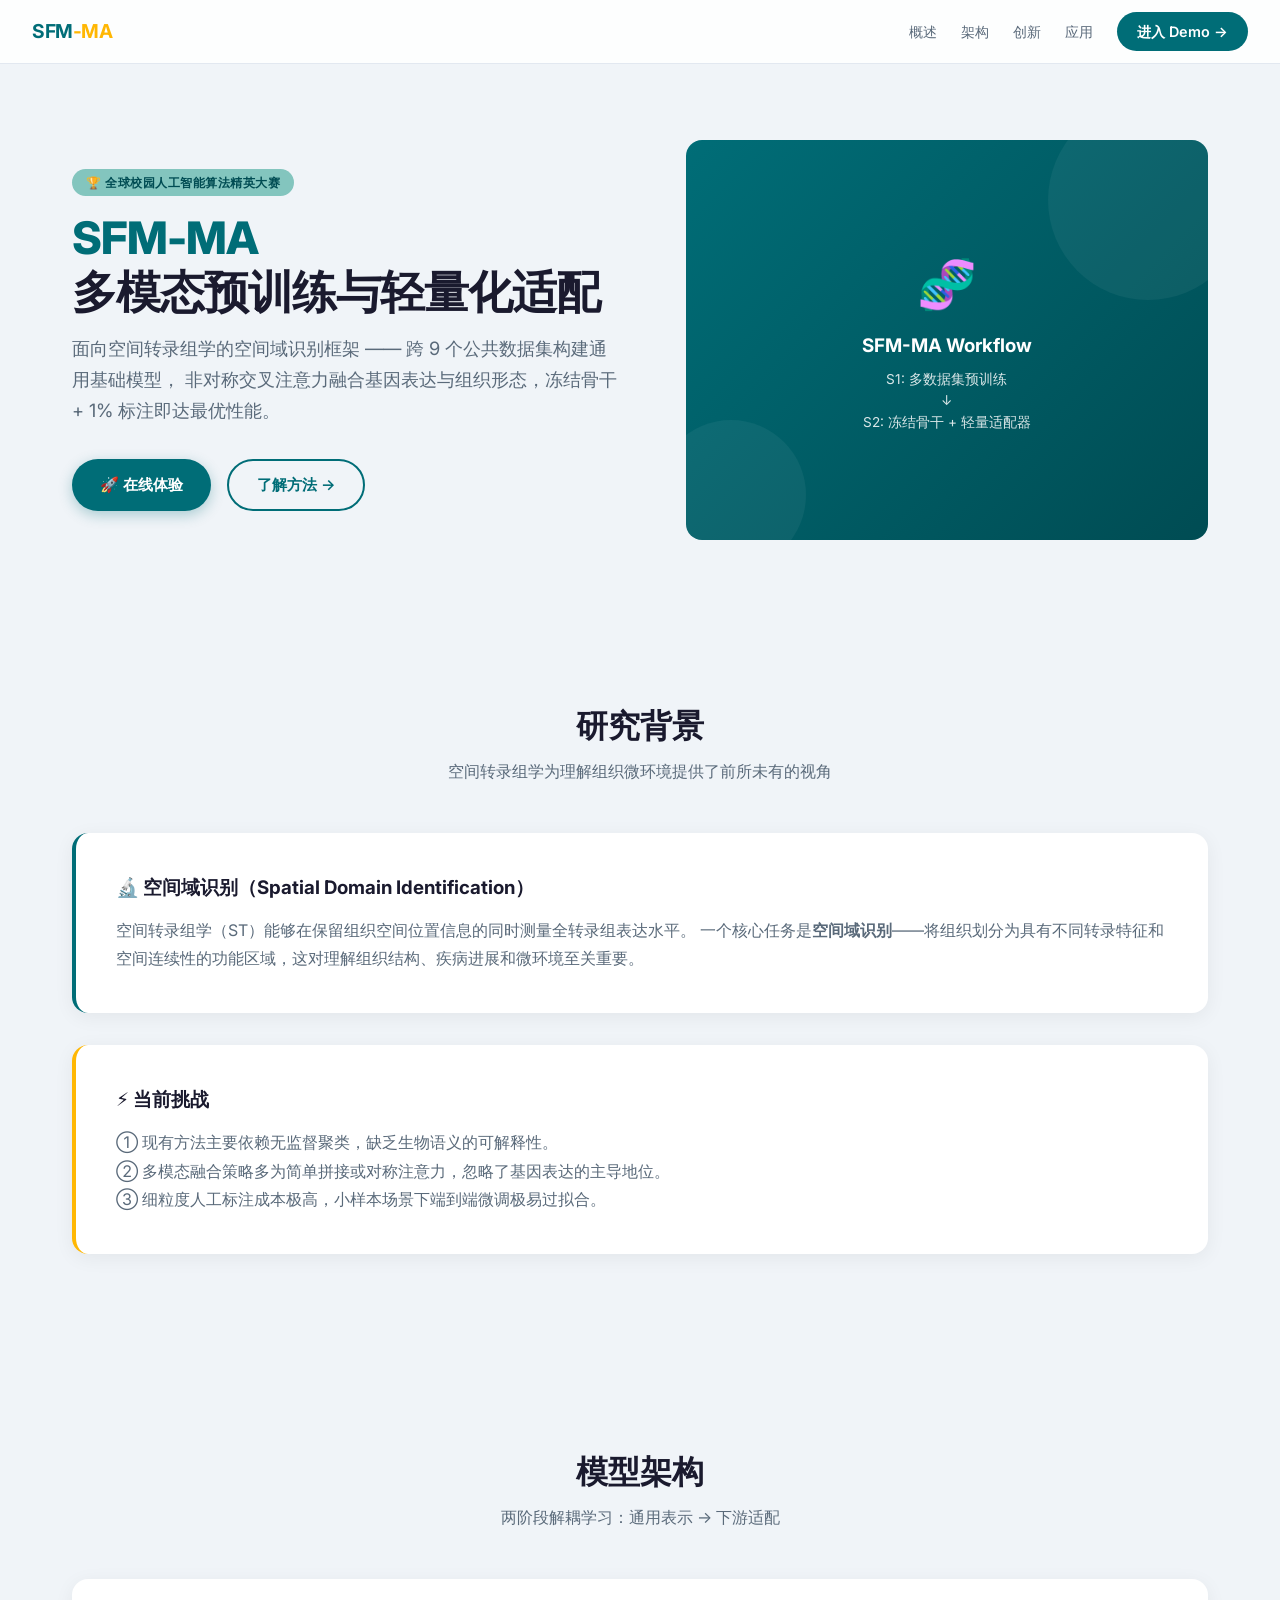
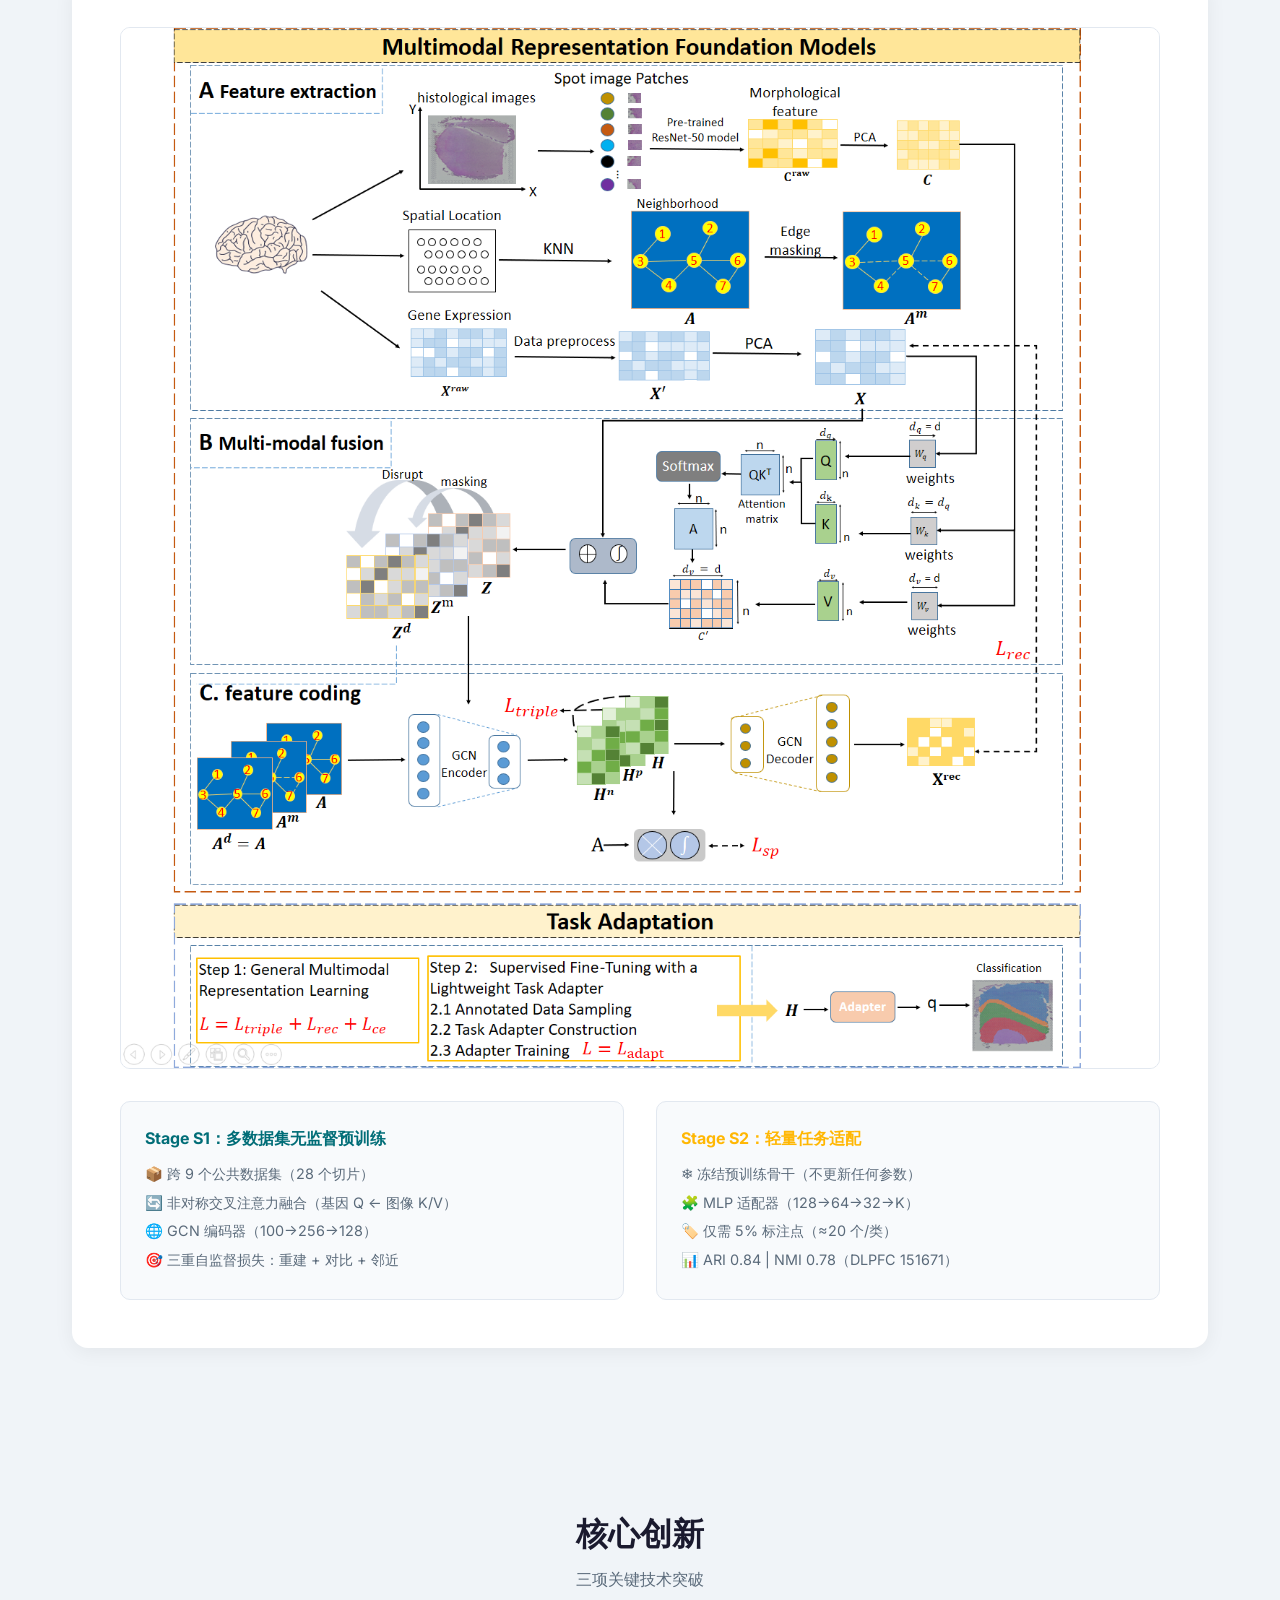
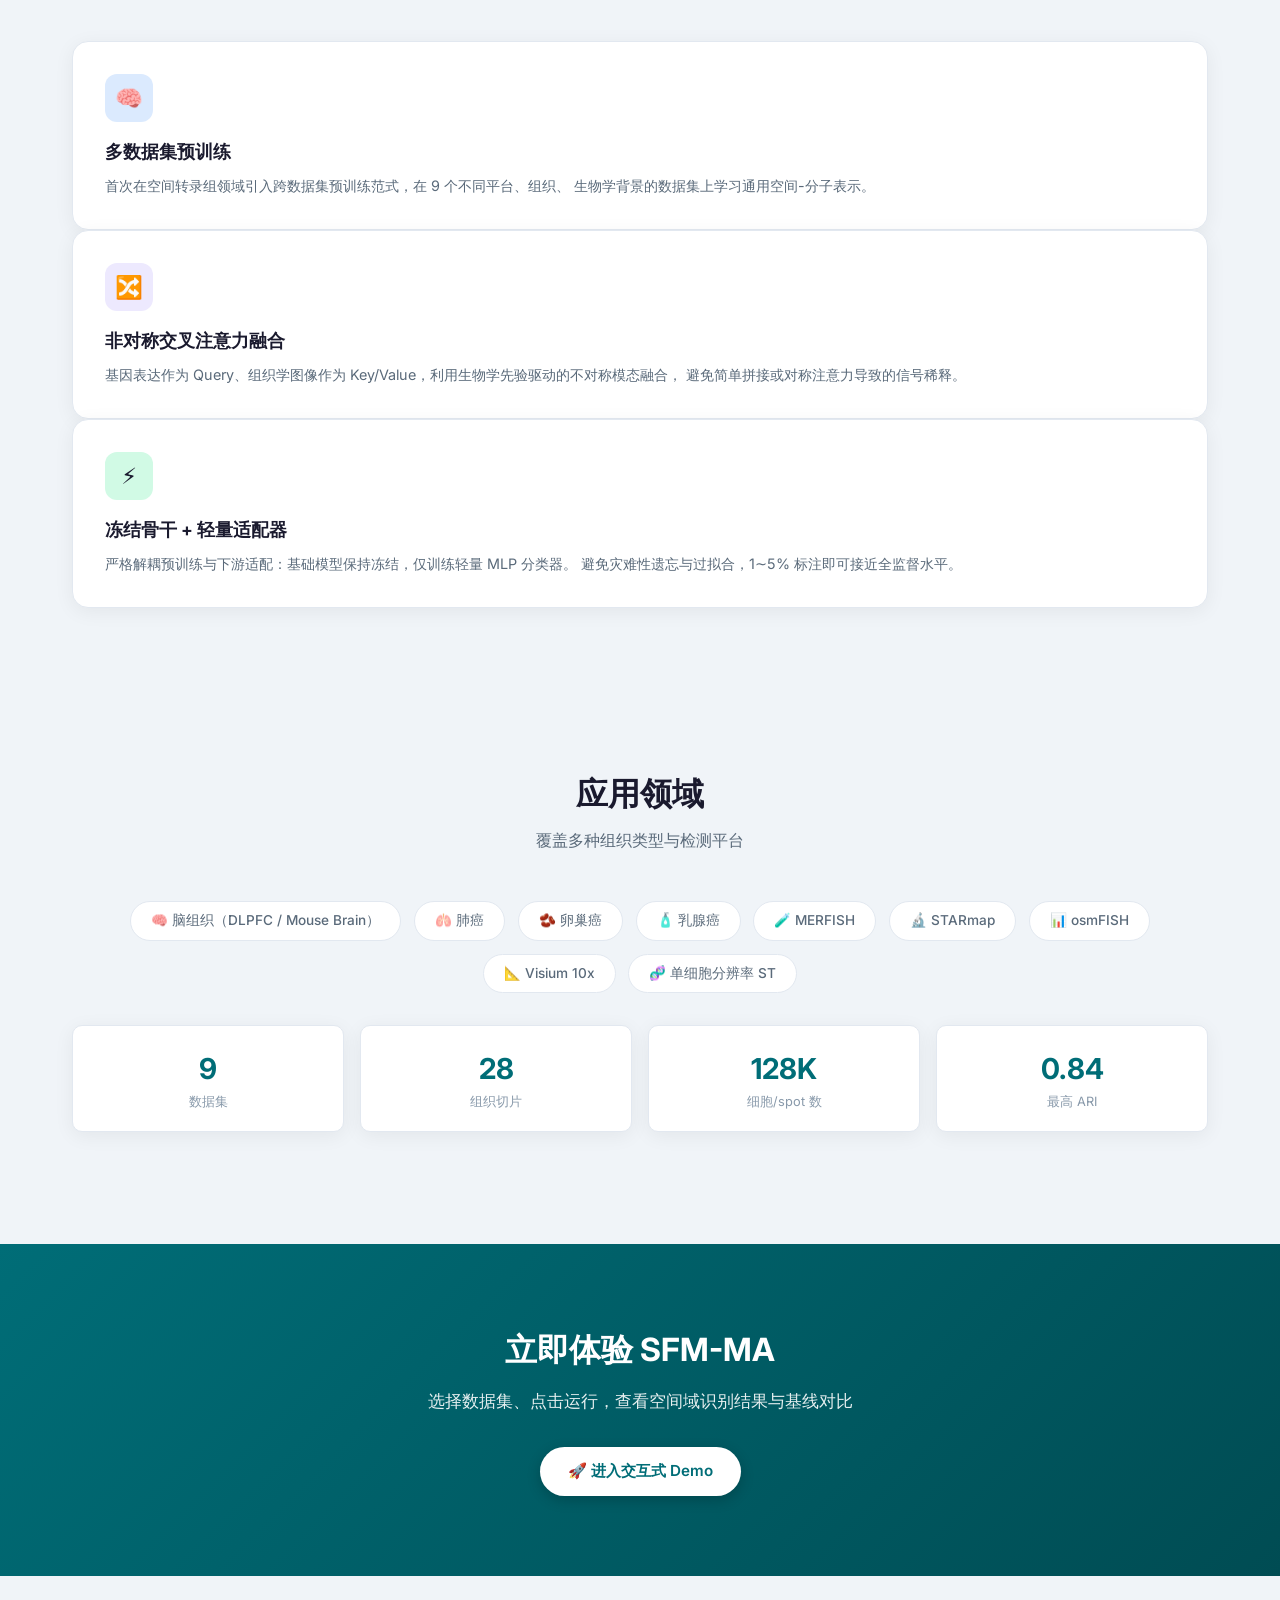
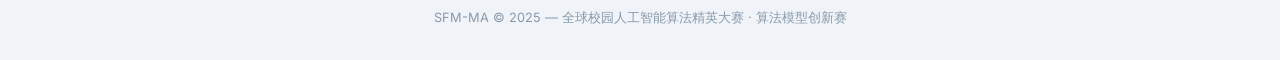
<file: web/static/index.html>
<!DOCTYPE html>
<html lang="zh-CN">
<head>
<meta charset="UTF-8">
<meta name="viewport" content="width=device-width, initial-scale=1.0">
<title>SFM-MA — 空间转录组多模态基础模型</title>
<link rel="preconnect" href="https://fonts.googleapis.com">
<link href="https://fonts.googleapis.com/css2?family=Inter:opsz,wght@14..32,400;14..32,500;14..32,600;14..32,700;14..32,800&display=swap" rel="stylesheet">
<link rel="stylesheet" href="css/style.css">
</head>
<body>

<!-- ==========================================================
     Navigation
     ========================================================== -->
<div class="navbar">
  <div class="logo">SFM<span>-MA</span></div>
  <nav>
    <a href="#overview">概述</a>
    <a href="#architecture">架构</a>
    <a href="#innovation">创新</a>
    <a href="#application">应用</a>
    <a href="demo.html" class="btn-nav">进入 Demo →</a>
  </nav>
</div>

<!-- ==========================================================
     Hero
     ========================================================== -->
<section class="hero" id="overview">
  <div class="hero-content">
    <div class="badge">🏆 全球校园人工智能算法精英大赛</div>
    <h1>
      <span>SFM-MA</span><br>
      多模态预训练与轻量化适配
    </h1>
    <p class="subtitle">
      面向空间转录组学的空间域识别框架 —— 跨 9 个公共数据集构建通用基础模型，
      非对称交叉注意力融合基因表达与组织形态，冻结骨干 + 1% 标注即达最优性能。
    </p>
    <div class="btn-group">
      <a href="demo.html" class="btn-primary">
        🚀 在线体验
      </a>
      <a href="#architecture" class="btn-secondary">
        了解方法 →
      </a>
    </div>
  </div>
  <div class="hero-visual">
    <div class="arch-placeholder">
      <div class="icon">🧬</div>
      <h3 style="margin-bottom:0.5rem;">SFM-MA Workflow</h3>
      <p style="font-size:0.85rem;opacity:0.85;">
        S1: 多数据集预训练<br>
        ↓<br>
        S2: 冻结骨干 + 轻量适配器
      </p>
    </div>
  </div>
</section>

<!-- ==========================================================
     背景与问题
     ========================================================== -->
<section class="section">
  <div class="section-title">
    <h2>研究背景</h2>
    <p>空间转录组学为理解组织微环境提供了前所未有的视角</p>
  </div>
  <div class="problem-box">
    <h3>🔬 空间域识别（Spatial Domain Identification）</h3>
    <p>
      空间转录组学（ST）能够在保留组织空间位置信息的同时测量全转录组表达水平。
      一个核心任务是<strong>空间域识别</strong>——将组织划分为具有不同转录特征和
      空间连续性的功能区域，这对理解组织结构、疾病进展和微环境至关重要。
    </p>
  </div>
  <div class="problem-box" style="border-left-color: var(--accent);">
    <h3>⚡ 当前挑战</h3>
    <p>
      ① 现有方法主要依赖无监督聚类，缺乏生物语义的可解释性。<br>
      ② 多模态融合策略多为简单拼接或对称注意力，忽略了基因表达的主导地位。<br>
      ③ 细粒度人工标注成本极高，小样本场景下端到端微调极易过拟合。
    </p>
  </div>
</section>

<!-- ==========================================================
     模型架构
     ========================================================== -->
<section class="section" id="architecture">
  <div class="section-title">
    <h2>模型架构</h2>
    <p>两阶段解耦学习：通用表示 → 下游适配</p>
  </div>
  <div class="arch-section">
    <div class="arch-img" id="arch-image-container">
      <img src="figs/SFM-MA-workflow.png" alt="SFM-MA 模型架构图" style="width:100%;height:auto;display:block;">
    </div>
    <div style="display:grid;grid-template-columns:1fr 1fr;gap:2rem;margin-top:2rem;">
      <div style="background:#f8fafc;border-radius:var(--radius-sm);padding:1.5rem;border:1px solid var(--border);">
        <h4 style="color:var(--primary);margin-bottom:0.5rem;">Stage S1：多数据集无监督预训练</h4>
        <ul style="font-size:0.9rem;color:var(--text-secondary);line-height:2;list-style:none;padding:0;">
          <li>📦 跨 9 个公共数据集（28 个切片）</li>
          <li>🔄 非对称交叉注意力融合（基因 Q ← 图像 K/V）</li>
          <li>🌐 GCN 编码器（100→256→128）</li>
          <li>🎯 三重自监督损失：重建 + 对比 + 邻近</li>
        </ul>
      </div>
      <div style="background:#f8fafc;border-radius:var(--radius-sm);padding:1.5rem;border:1px solid var(--border);">
        <h4 style="color:var(--accent);margin-bottom:0.5rem;">Stage S2：轻量任务适配</h4>
        <ul style="font-size:0.9rem;color:var(--text-secondary);line-height:2;list-style:none;padding:0;">
          <li>❄️ 冻结预训练骨干（不更新任何参数）</li>
          <li>🧩 MLP 适配器（128→64→32→K）</li>
          <li>🏷️ 仅需 5% 标注点（≈20 个/类）</li>
          <li>📊 ARI 0.84 | NMI 0.78（DLPFC 151671）</li>
        </ul>
      </div>
    </div>
  </div>
</section>

<!-- ==========================================================
     核心创新
     ========================================================== -->
<section class="section" id="innovation">
  <div class="section-title">
    <h2>核心创新</h2>
    <p>三项关键技术突破</p>
  </div>
  <div class="cards-grid">
    <div class="feature-card">
      <div class="icon blue">🧠</div>
      <h3>多数据集预训练</h3>
      <p>首次在空间转录组领域引入跨数据集预训练范式，在 9 个不同平台、组织、
      生物学背景的数据集上学习通用空间-分子表示。</p>
    </div>
    <div class="feature-card">
      <div class="icon purple">🔀</div>
      <h3>非对称交叉注意力融合</h3>
      <p>基因表达作为 Query、组织学图像作为 Key/Value，利用生物学先验驱动的不对称模态融合，
      避免简单拼接或对称注意力导致的信号稀释。</p>
    </div>
    <div class="feature-card">
      <div class="icon green">⚡</div>
      <h3>冻结骨干 + 轻量适配器</h3>
      <p>严格解耦预训练与下游适配：基础模型保持冻结，仅训练轻量 MLP 分类器。
      避免灾难性遗忘与过拟合，1∼5% 标注即可接近全监督水平。</p>
    </div>
  </div>
</section>

<!-- ==========================================================
     应用领域
     ========================================================== -->
<section class="section" id="application">
  <div class="section-title">
    <h2>应用领域</h2>
    <p>覆盖多种组织类型与检测平台</p>
  </div>
  <div class="tags">
    <span class="tag">🧠 脑组织（DLPFC / Mouse Brain）</span>
    <span class="tag">🫁 肺癌</span>
    <span class="tag">🫘 卵巢癌</span>
    <span class="tag">🧴 乳腺癌</span>
    <span class="tag">🧪 MERFISH</span>
    <span class="tag">🔬 STARmap</span>
    <span class="tag">📊 osmFISH</span>
    <span class="tag">📐 Visium 10x</span>
    <span class="tag">🧬 单细胞分辨率 ST</span>
  </div>
  <div style="display:grid;grid-template-columns:repeat(auto-fit,minmax(150px,1fr));gap:1rem;margin-top:2rem;">
    <div style="background:var(--bg-card);border-radius:var(--radius-sm);padding:1.2rem;text-align:center;box-shadow:var(--shadow);border:1px solid var(--border);">
      <div style="font-size:1.8rem;font-weight:700;color:var(--primary);">9</div>
      <div style="font-size:0.8rem;color:var(--text-light);">数据集</div>
    </div>
    <div style="background:var(--bg-card);border-radius:var(--radius-sm);padding:1.2rem;text-align:center;box-shadow:var(--shadow);border:1px solid var(--border);">
      <div style="font-size:1.8rem;font-weight:700;color:var(--primary);">28</div>
      <div style="font-size:0.8rem;color:var(--text-light);">组织切片</div>
    </div>
    <div style="background:var(--bg-card);border-radius:var(--radius-sm);padding:1.2rem;text-align:center;box-shadow:var(--shadow);border:1px solid var(--border);">
      <div style="font-size:1.8rem;font-weight:700;color:var(--primary);">128K</div>
      <div style="font-size:0.8rem;color:var(--text-light);">细胞/spot 数</div>
    </div>
    <div style="background:var(--bg-card);border-radius:var(--radius-sm);padding:1.2rem;text-align:center;box-shadow:var(--shadow);border:1px solid var(--border);">
      <div style="font-size:1.8rem;font-weight:700;color:var(--primary);">0.84</div>
      <div style="font-size:0.8rem;color:var(--text-light);">最高 ARI</div>
    </div>
  </div>
</section>

<!-- ==========================================================
     CTA
     ========================================================== -->
<section class="cta-section">
  <h2>立即体验 SFM-MA</h2>
  <p>选择数据集、点击运行，查看空间域识别结果与基线对比</p>
  <a href="demo.html" class="btn-primary">
    🚀 进入交互式 Demo
  </a>
</section>

<!-- ==========================================================
     Footer
     ========================================================== -->
<div class="footer">
  SFM-MA © 2025 — 全球校园人工智能算法精英大赛 · 算法模型创新赛
</div>

</body>
</html>
</file>
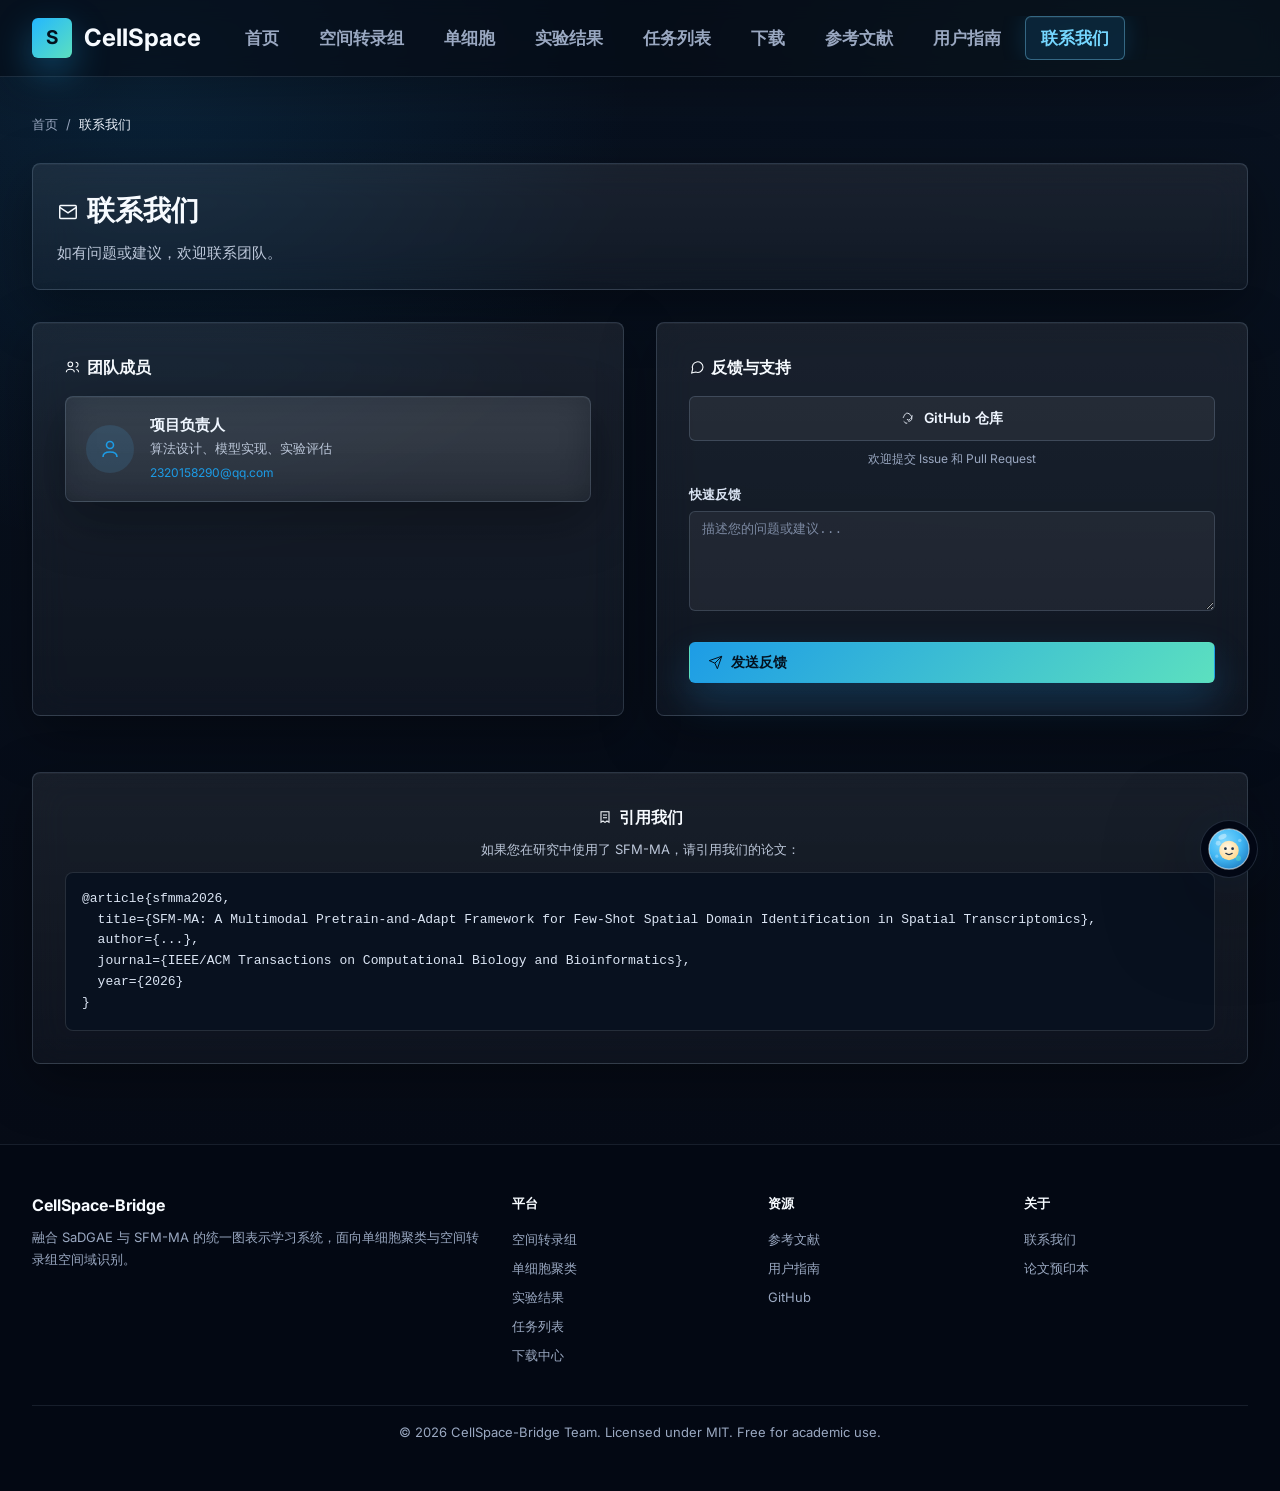
<file: contact.html>
<!DOCTYPE html>
<html lang="zh-CN">
<head>
<meta charset="UTF-8">
<meta name="viewport" content="width=device-width, initial-scale=1.0">
<title>联系我们 — SFM-MA — Unified Graph Omics System</title>
<link rel="icon" href="data:image/svg+xml,<svg xmlns='http://www.w3.org/2000/svg' viewBox='0 0 32 32'><rect width='32' height='32' rx='8' fill='%230075de'/><text x='16' y='23' font-size='20' font-weight='bold' fill='white' text-anchor='middle'>S</text></svg>">
<link rel="stylesheet" href="static/css/style.css">
<script src="static/js/echarts.min.js"></script>
<script>window.SFM_STATIC={base:"static/"};</script>
<script src="static/js/app.js"></script>
<script src="static/js/assistant.js"></script>

</head>
<body>

<!-- Navigation -->
<nav class="navbar">
  <div class="navbar-inner">
    <a href="index.html" class="navbar-logo">
      <span class="logo-icon">S</span>
      CellSpace
    </a>
    <div class="navbar-links" id="navLinks">
      <a href="index.html" class="nav-link ">
        <span class="nav-icon"><svg viewBox="0 0 24 24" fill="none" stroke="currentColor" stroke-width="1.5"><path d="M3 10.5 12 3l9 7.5"/><path d="M5 9.5V21h14V9.5"/></svg></span>首页
      </a>
      <a href="predict.html" class="nav-link ">
        <span class="nav-icon"><svg viewBox="0 0 24 24" fill="none" stroke="currentColor" stroke-width="1.5"><path d="M9 3h6M10 3v5.5L4.8 18a2 2 0 0 0 1.8 3h10.8a2 2 0 0 0 1.8-3L14 8.5V3"/></svg></span>空间转录组
      </a>
      <a href="singlecell.html" class="nav-link ">
        <span class="nav-icon"><svg viewBox="0 0 24 24" fill="none" stroke="currentColor" stroke-width="1.5"><circle cx="7" cy="7" r="2.4"/><circle cx="17" cy="7" r="2.4"/><circle cx="12" cy="17" r="2.4"/><path d="M9 8.5 11 15M15 8.5 13 15M9.2 7h5.6"/></svg></span>单细胞
      </a>
      <a href="merfish.html" class="nav-link ">
        <span class="nav-icon"><svg viewBox="0 0 24 24" fill="none" stroke="currentColor" stroke-width="1.5"><path d="M4 19.5A2.5 2.5 0 0 1 6.5 17H20"/><path d="M6.5 2H20v20H6.5A2.5 2.5 0 0 1 4 19.5v-15A2.5 2.5 0 0 1 6.5 2z"/><path d="M9 7h6M9 11h6M9 15h4"/></svg></span>实验结果
      </a>
      <a href="tasks.html" class="nav-link ">
        <span class="nav-icon"><svg viewBox="0 0 24 24" fill="none" stroke="currentColor" stroke-width="1.5"><path d="M8 6h12M8 12h12M8 18h12"/><path d="M3.5 6h.01M3.5 12h.01M3.5 18h.01"/></svg></span>任务列表
      </a>
      <a href="download.html" class="nav-link ">
        <span class="nav-icon"><svg viewBox="0 0 24 24" fill="none" stroke="currentColor" stroke-width="1.5"><path d="M12 3v12"/><path d="m7 11 5 5 5-5"/><path d="M4 21h16"/></svg></span>下载
      </a>
      <a href="references.html" class="nav-link ">
        <span class="nav-icon"><svg viewBox="0 0 24 24" fill="none" stroke="currentColor" stroke-width="1.5"><path d="M14 3H6a1 1 0 0 0-1 1v16a1 1 0 0 0 1 1h12a1 1 0 0 0 1-1V8z"/><path d="M14 3v5h5M9 13h6M9 17h6"/></svg></span>参考文献
      </a>
      <a href="guide.html" class="nav-link ">
        <span class="nav-icon"><svg viewBox="0 0 24 24" fill="none" stroke="currentColor" stroke-width="1.5"><path d="M4 19.5A2.5 2.5 0 0 1 6.5 17H20V3H6.5A2.5 2.5 0 0 0 4 5.5z"/><path d="M4 19.5A2.5 2.5 0 0 0 6.5 22H20"/></svg></span>用户指南
      </a>
      <a href="contact.html" class="nav-link active">
        <span class="nav-icon"><svg viewBox="0 0 24 24" fill="none" stroke="currentColor" stroke-width="1.5"><rect x="3" y="5" width="18" height="14" rx="1"/><path d="m3 7 9 6 9-6"/></svg></span>联系我们
      </a>
    </div>
    <button class="navbar-toggle" onclick="toggleNav()" aria-label="导航菜单">☰</button>
  </div>
</nav>


<section class="page-content" style="padding-top: 32px;">
<div class="page-content-inner">
  <div class="breadcrumb">
    <a href="index.html">首页</a> <span>/</span> <span style="color: var(--gray-700);">联系我们</span>
  </div>
  <div class="page-header">
    <h1><svg viewBox="0 0 24 24" width="22" height="22" fill="none" stroke="currentColor" stroke-width="1.6" style="vertical-align:-3px;margin-right:8px;"><rect x="3" y="5" width="18" height="14" rx="1"/><path d="m3 7 9 6 9-6"/></svg>联系我们</h1>
    <p>如有问题或建议，欢迎联系团队。</p>
  </div>

  <div class="grid-2">
    <div class="form-section">
      <h3><svg viewBox="0 0 24 24" width="16" height="16" fill="none" stroke="currentColor" stroke-width="1.6" style="vertical-align:-2px;margin-right:6px;"><circle cx="8" cy="8" r="3.5"/><path d="M2 20c0-3 2.5-4.5 6-4.5S14 17 14 20"/><path d="M16 5a3.5 3.5 0 0 1 0 7"/><path d="M17 15.5c1.8.5 3.5 1.8 3.5 4.5"/></svg>团队成员</h3>
      <div style="display: flex; flex-direction: column; gap: 12px; margin-top: 16px;">
        <div class="card" style="display: flex; align-items: center; gap: 16px; padding: 16px 20px;">
          <div style="width: 48px; height: 48px; border-radius: 50%; background: var(--primary-100); color: var(--primary-600); display: flex; align-items: center; justify-content: center; flex-shrink: 0;"><svg viewBox="0 0 24 24" width="24" height="24" fill="none" stroke="currentColor" stroke-width="1.6"><circle cx="12" cy="8" r="3.5"/><path d="M5 20c0-3.5 3-5 7-5s7 1.5 7 5"/></svg></div>
          <div>
            <h4 style="font-size: 15px; font-weight: 600;">项目负责人</h4>
            <p style="font-size: 13px; color: var(--gray-500);">算法设计、模型实现、实验评估</p>
            <a href="mailto:2320158290@qq.com" style="font-size: 12px; color: var(--primary-600);">2320158290@qq.com</a>
          </div>
        </div>
      </div>
    </div>

    <div class="form-section">
      <h3><svg viewBox="0 0 24 24" width="16" height="16" fill="none" stroke="currentColor" stroke-width="1.6" style="vertical-align:-2px;margin-right:6px;"><path d="M21 12a8 8 0 0 1-11 7.5L4 21l1.5-6A8 8 0 1 1 21 12z"/></svg>反馈与支持</h3>
      <div style="margin-top: 16px;">
        <div style="margin-bottom: 16px;">
          <a href="https://github.com/lxh321123/SFM-MA" target="_blank" class="btn btn-outline" style="width:100%; justify-content: center; margin-bottom: 8px;">
            <svg viewBox="0 0 24 24" width="14" height="14" fill="none" stroke="currentColor" stroke-width="1.6"><path d="M9 19c-4 1.5-4-2.5-6-3m12-4c0-2 2-3 2-4 0-1 .5-2 1-2m-5 6a2 2 0 0 1-4 0m-7-2C5 3 7 2 9 2c4 0 8 5 8 8 0 5-4 6-6 6"/></svg>GitHub 仓库
          </a>
          <p style="font-size: 12px; color: var(--gray-400); text-align: center;">欢迎提交 Issue 和 Pull Request</p>
        </div>
        <div class="form-group">
          <label>快速反馈</label>
          <textarea class="form-control" rows="4" placeholder="描述您的问题或建议..."></textarea>
        </div>
        <button class="btn btn-primary" style="width:100%;" onclick="alert('反馈已发送，感谢您的支持！')"><svg viewBox="0 0 24 24" width="15" height="15" fill="none" stroke="currentColor" stroke-width="1.6"><path d="M22 2 11 13"/><path d="M22 2 15 22l-4-9-9-4z"/></svg>发送反馈</button>
      </div>
    </div>
  </div>

  <div class="form-section" style="text-align: center; margin-top: 24px;">
    <h3><svg viewBox="0 0 24 24" width="16" height="16" fill="none" stroke="currentColor" stroke-width="1.6" style="vertical-align:-2px;margin-right:6px;"><path d="M6 4h12v16l-3-2-3 2-3-2-3 2z"/><path d="M9 9h6M9 13h6"/></svg>引用我们</h3>
    <p style="font-size: 13px; color: var(--gray-500); margin-top: 8px;">
      如果您在研究中使用了 SFM-MA，请引用我们的论文：
    </p>
    <div style="background: var(--gray-50); border: 1px solid var(--gray-200); border-radius: 8px; padding: 16px; margin-top: 12px; font-size: 13px; color: var(--gray-600); font-family: var(--font-mono); text-align: left;">
      @article{sfmma2026,<br>
      &nbsp;&nbsp;title={SFM-MA: A Multimodal Pretrain-and-Adapt Framework for Few-Shot Spatial Domain Identification in Spatial Transcriptomics},<br>
      &nbsp;&nbsp;author={...},<br>
      &nbsp;&nbsp;journal={IEEE/ACM Transactions on Computational Biology and Bioinformatics},<br>
      &nbsp;&nbsp;year={2026}<br>
      }
    </div>
  </div>
</div>
</section>


<!-- Footer -->
<footer class="footer">
  <div class="footer-inner">
    <div class="footer-brand">
      <h4>CellSpace-Bridge</h4>
      <p>融合 SaDGAE 与 SFM-MA 的统一图表示学习系统，面向单细胞聚类与空间转录组空间域识别。</p>
    </div>
    <div class="footer-col">
      <h5>平台</h5>
      <a href="predict.html">空间转录组</a>
      <a href="singlecell.html">单细胞聚类</a>
      <a href="merfish.html">实验结果</a>
      <a href="tasks.html">任务列表</a>
      <a href="download.html">下载中心</a>
    </div>
    <div class="footer-col">
      <h5>资源</h5>
      <a href="references.html">参考文献</a>
      <a href="guide.html">用户指南</a>
      <a href="https://github.com/lxh321123/SFM-MA" target="_blank">GitHub</a>
    </div>
    <div class="footer-col">
      <h5>关于</h5>
      <a href="contact.html">联系我们</a>
      <a href="https://arxiv.org" target="_blank">论文预印本</a>
    </div>
  </div>
  <div class="footer-bottom">
    © 2026 CellSpace-Bridge Team. Licensed under MIT. Free for academic use.
  </div>
</footer>

<script>
function toggleNav() {
  document.getElementById('navLinks').classList.toggle('open');
}
// 点击页面其他区域关闭导航
document.addEventListener('click', function(e) {
  if (!e.target.closest('.navbar')) {
    document.getElementById('navLinks').classList.remove('open');
  }
});
</script>


<script>
/* 静态模式：把页面上残留的 /api/download/<key> 链接改写到 files/ 实际文件 */
(function () {
  if (!window.SFM_STATIC) return;
  fetch(window.SFM_STATIC.base + 'data/downloads.json')
    .then(function (r) { return r.json(); })
    .then(function (list) {
      var by = {};
      list.forEach(function (i) { by[i.key] = i; });
      document.querySelectorAll('a[href*="/api/download/"]').forEach(function (a) {
        var key = a.getAttribute('href').split('/api/download/')[1];
        var item = by[key];
        if (item && item.available) {
          // href 已是相对站点根的 files/xxx，页面本身也在根目录，直接用即可
          a.setAttribute('href', item.href);
          a.setAttribute('download', item.filename);
        } else {
          a.classList.add('disabled');
          a.removeAttribute('href');
          a.title = item && item.reason ? item.reason : '该文件未包含在静态站点中';
        }
      });
    });
})();
</script>
</body>
</html>
</file>
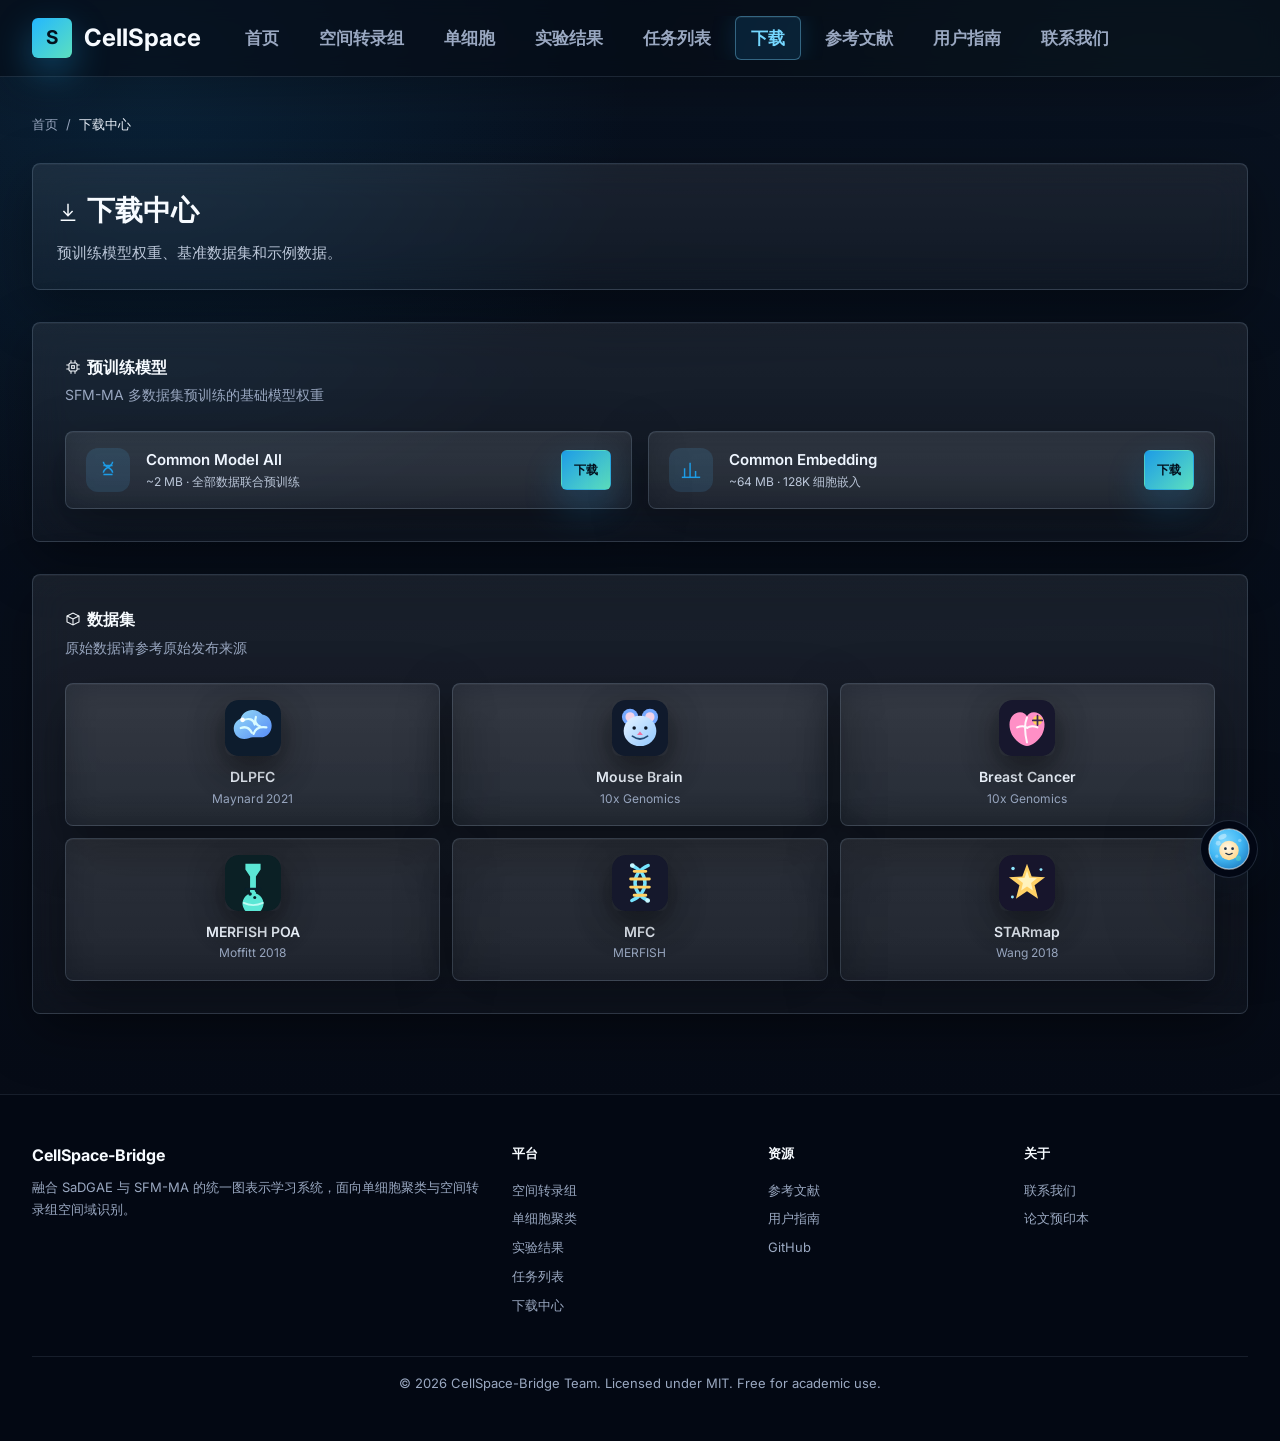
<file: download.html>
<!DOCTYPE html>
<html lang="zh-CN">
<head>
<meta charset="UTF-8">
<meta name="viewport" content="width=device-width, initial-scale=1.0">
<title>下载中心 — SFM-MA — Unified Graph Omics System</title>
<link rel="icon" href="data:image/svg+xml,<svg xmlns='http://www.w3.org/2000/svg' viewBox='0 0 32 32'><rect width='32' height='32' rx='8' fill='%230075de'/><text x='16' y='23' font-size='20' font-weight='bold' fill='white' text-anchor='middle'>S</text></svg>">
<link rel="stylesheet" href="static/css/style.css">
<script src="static/js/echarts.min.js"></script>
<script>window.SFM_STATIC={base:"static/"};</script>
<script src="static/js/app.js"></script>
<script src="static/js/assistant.js"></script>

</head>
<body>

<!-- Navigation -->
<nav class="navbar">
  <div class="navbar-inner">
    <a href="index.html" class="navbar-logo">
      <span class="logo-icon">S</span>
      CellSpace
    </a>
    <div class="navbar-links" id="navLinks">
      <a href="index.html" class="nav-link ">
        <span class="nav-icon"><svg viewBox="0 0 24 24" fill="none" stroke="currentColor" stroke-width="1.5"><path d="M3 10.5 12 3l9 7.5"/><path d="M5 9.5V21h14V9.5"/></svg></span>首页
      </a>
      <a href="predict.html" class="nav-link ">
        <span class="nav-icon"><svg viewBox="0 0 24 24" fill="none" stroke="currentColor" stroke-width="1.5"><path d="M9 3h6M10 3v5.5L4.8 18a2 2 0 0 0 1.8 3h10.8a2 2 0 0 0 1.8-3L14 8.5V3"/></svg></span>空间转录组
      </a>
      <a href="singlecell.html" class="nav-link ">
        <span class="nav-icon"><svg viewBox="0 0 24 24" fill="none" stroke="currentColor" stroke-width="1.5"><circle cx="7" cy="7" r="2.4"/><circle cx="17" cy="7" r="2.4"/><circle cx="12" cy="17" r="2.4"/><path d="M9 8.5 11 15M15 8.5 13 15M9.2 7h5.6"/></svg></span>单细胞
      </a>
      <a href="merfish.html" class="nav-link ">
        <span class="nav-icon"><svg viewBox="0 0 24 24" fill="none" stroke="currentColor" stroke-width="1.5"><path d="M4 19.5A2.5 2.5 0 0 1 6.5 17H20"/><path d="M6.5 2H20v20H6.5A2.5 2.5 0 0 1 4 19.5v-15A2.5 2.5 0 0 1 6.5 2z"/><path d="M9 7h6M9 11h6M9 15h4"/></svg></span>实验结果
      </a>
      <a href="tasks.html" class="nav-link ">
        <span class="nav-icon"><svg viewBox="0 0 24 24" fill="none" stroke="currentColor" stroke-width="1.5"><path d="M8 6h12M8 12h12M8 18h12"/><path d="M3.5 6h.01M3.5 12h.01M3.5 18h.01"/></svg></span>任务列表
      </a>
      <a href="download.html" class="nav-link active">
        <span class="nav-icon"><svg viewBox="0 0 24 24" fill="none" stroke="currentColor" stroke-width="1.5"><path d="M12 3v12"/><path d="m7 11 5 5 5-5"/><path d="M4 21h16"/></svg></span>下载
      </a>
      <a href="references.html" class="nav-link ">
        <span class="nav-icon"><svg viewBox="0 0 24 24" fill="none" stroke="currentColor" stroke-width="1.5"><path d="M14 3H6a1 1 0 0 0-1 1v16a1 1 0 0 0 1 1h12a1 1 0 0 0 1-1V8z"/><path d="M14 3v5h5M9 13h6M9 17h6"/></svg></span>参考文献
      </a>
      <a href="guide.html" class="nav-link ">
        <span class="nav-icon"><svg viewBox="0 0 24 24" fill="none" stroke="currentColor" stroke-width="1.5"><path d="M4 19.5A2.5 2.5 0 0 1 6.5 17H20V3H6.5A2.5 2.5 0 0 0 4 5.5z"/><path d="M4 19.5A2.5 2.5 0 0 0 6.5 22H20"/></svg></span>用户指南
      </a>
      <a href="contact.html" class="nav-link ">
        <span class="nav-icon"><svg viewBox="0 0 24 24" fill="none" stroke="currentColor" stroke-width="1.5"><rect x="3" y="5" width="18" height="14" rx="1"/><path d="m3 7 9 6 9-6"/></svg></span>联系我们
      </a>
    </div>
    <button class="navbar-toggle" onclick="toggleNav()" aria-label="导航菜单">☰</button>
  </div>
</nav>


<section class="page-content" style="padding-top: 32px;">
<div class="page-content-inner">
  <div class="breadcrumb">
    <a href="index.html">首页</a> <span>/</span> <span style="color: var(--gray-700);">下载中心</span>
  </div>
  <div class="page-header">
    <h1><svg viewBox="0 0 24 24" width="22" height="22" fill="none" stroke="currentColor" stroke-width="1.6" style="vertical-align:-3px;margin-right:8px;"><path d="M12 3v12M7 11l5 5 5-5M4 21h16"/></svg>下载中心</h1>
    <p>预训练模型权重、基准数据集和示例数据。</p>
  </div>

  <!-- 模型权重 -->
  <div class="form-section">
    <h3><svg viewBox="0 0 24 24" width="16" height="16" fill="none" stroke="currentColor" stroke-width="1.6" style="vertical-align:-2px;margin-right:6px;"><rect x="6" y="6" width="12" height="12" rx="2"/><rect x="10" y="10" width="4" height="4"/><path d="M9 2v4M15 2v4M9 18v4M15 18v4M2 9h4M2 15h4M18 9h4M18 15h4"/></svg>预训练模型</h3>
    <p class="form-desc">SFM-MA 多数据集预训练的基础模型权重</p>
    <div style="display: grid; grid-template-columns: 1fr 1fr; gap: 16px;">
      <div class="card" style="display: flex; align-items: center; gap: 16px; padding: 16px 20px;">
        <div style="width: 44px; height: 44px; border-radius: 12px; background: var(--primary-100); color: var(--primary-600); display:flex; align-items:center; justify-content:center;"><svg viewBox="0 0 24 24" width="22" height="22" fill="none" stroke="currentColor" stroke-width="1.6"><path d="M7 3c0 6 10 6 10 12M17 3c0 6-10 6-10 12"/><path d="M7 7h10M7 17h10"/></svg></div>
        <div style="flex:1;">
          <h4 style="font-size: 15px; font-weight: 600;">Common Model All</h4>
          <p style="font-size: 12px; color: var(--gray-500);">~2 MB · 全部数据联合预训练</p>
        </div>
        <a href="/api/download/common_model" class="btn btn-sm btn-primary">下载</a>
      </div>
      <div class="card" style="display: flex; align-items: center; gap: 16px; padding: 16px 20px;">
        <div style="width: 44px; height: 44px; border-radius: 12px; background: var(--primary-100); color: var(--primary-600); display:flex; align-items:center; justify-content:center;"><svg viewBox="0 0 24 24" width="22" height="22" fill="none" stroke="currentColor" stroke-width="1.6"><path d="M5 20V10M11 20V4M17 20v-7"/><path d="M2 20h20"/></svg></div>
        <div style="flex:1;">
          <h4 style="font-size: 15px; font-weight: 600;">Common Embedding</h4>
          <p style="font-size: 12px; color: var(--gray-500);">~64 MB · 128K 细胞嵌入</p>
        </div>
        <a href="/api/download/common_embedding" class="btn btn-sm btn-primary">下载</a>
      </div>
    </div>
  </div>

  <!-- 数据集 -->
  <div class="form-section">
    <h3><svg viewBox="0 0 24 24" width="16" height="16" fill="none" stroke="currentColor" stroke-width="1.6" style="vertical-align:-2px;margin-right:6px;"><path d="M3 7.5 12 3l9 4.5v9L12 21l-9-4.5z"/><path d="M3 7.5 12 12l9-4.5M12 12v9"/></svg>数据集</h3>
    <p class="form-desc">原始数据请参考原始发布来源</p>
    <div style="display: grid; grid-template-columns: 1fr 1fr 1fr; gap: 12px;">
      
      <div class="card" style="text-align: center; padding: 16px;">
        <div class="dataset-mark" style="margin: 0 auto 10px;">
          <img src="static/figs/dataset-icons/brain.svg" alt="DLPFC icon">
        </div>
        <h4 style="font-size: 14px; font-weight: 600;">DLPFC</h4>
        <p style="font-size: 12px; color: var(--gray-400);">Maynard 2021</p>
      </div>
      
      <div class="card" style="text-align: center; padding: 16px;">
        <div class="dataset-mark" style="margin: 0 auto 10px;">
          <img src="static/figs/dataset-icons/mouse.svg" alt="Mouse Brain icon">
        </div>
        <h4 style="font-size: 14px; font-weight: 600;">Mouse Brain</h4>
        <p style="font-size: 12px; color: var(--gray-400);">10x Genomics</p>
      </div>
      
      <div class="card" style="text-align: center; padding: 16px;">
        <div class="dataset-mark" style="margin: 0 auto 10px;">
          <img src="static/figs/dataset-icons/breast.svg" alt="Breast Cancer icon">
        </div>
        <h4 style="font-size: 14px; font-weight: 600;">Breast Cancer</h4>
        <p style="font-size: 12px; color: var(--gray-400);">10x Genomics</p>
      </div>
      
      <div class="card" style="text-align: center; padding: 16px;">
        <div class="dataset-mark" style="margin: 0 auto 10px;">
          <img src="static/figs/dataset-icons/merfish.svg" alt="MERFISH POA icon">
        </div>
        <h4 style="font-size: 14px; font-weight: 600;">MERFISH POA</h4>
        <p style="font-size: 12px; color: var(--gray-400);">Moffitt 2018</p>
      </div>
      
      <div class="card" style="text-align: center; padding: 16px;">
        <div class="dataset-mark" style="margin: 0 auto 10px;">
          <img src="static/figs/dataset-icons/dna.svg" alt="MFC icon">
        </div>
        <h4 style="font-size: 14px; font-weight: 600;">MFC</h4>
        <p style="font-size: 12px; color: var(--gray-400);">MERFISH</p>
      </div>
      
      <div class="card" style="text-align: center; padding: 16px;">
        <div class="dataset-mark" style="margin: 0 auto 10px;">
          <img src="static/figs/dataset-icons/starmap.svg" alt="STARmap icon">
        </div>
        <h4 style="font-size: 14px; font-weight: 600;">STARmap</h4>
        <p style="font-size: 12px; color: var(--gray-400);">Wang 2018</p>
      </div>
      
    </div>
  </div>
</div>
</section>


<!-- Footer -->
<footer class="footer">
  <div class="footer-inner">
    <div class="footer-brand">
      <h4>CellSpace-Bridge</h4>
      <p>融合 SaDGAE 与 SFM-MA 的统一图表示学习系统，面向单细胞聚类与空间转录组空间域识别。</p>
    </div>
    <div class="footer-col">
      <h5>平台</h5>
      <a href="predict.html">空间转录组</a>
      <a href="singlecell.html">单细胞聚类</a>
      <a href="merfish.html">实验结果</a>
      <a href="tasks.html">任务列表</a>
      <a href="download.html">下载中心</a>
    </div>
    <div class="footer-col">
      <h5>资源</h5>
      <a href="references.html">参考文献</a>
      <a href="guide.html">用户指南</a>
      <a href="https://github.com/lxh321123/SFM-MA" target="_blank">GitHub</a>
    </div>
    <div class="footer-col">
      <h5>关于</h5>
      <a href="contact.html">联系我们</a>
      <a href="https://arxiv.org" target="_blank">论文预印本</a>
    </div>
  </div>
  <div class="footer-bottom">
    © 2026 CellSpace-Bridge Team. Licensed under MIT. Free for academic use.
  </div>
</footer>

<script>
function toggleNav() {
  document.getElementById('navLinks').classList.toggle('open');
}
// 点击页面其他区域关闭导航
document.addEventListener('click', function(e) {
  if (!e.target.closest('.navbar')) {
    document.getElementById('navLinks').classList.remove('open');
  }
});
</script>


<script>
/* 静态模式：把页面上残留的 /api/download/<key> 链接改写到 files/ 实际文件 */
(function () {
  if (!window.SFM_STATIC) return;
  fetch(window.SFM_STATIC.base + 'data/downloads.json')
    .then(function (r) { return r.json(); })
    .then(function (list) {
      var by = {};
      list.forEach(function (i) { by[i.key] = i; });
      document.querySelectorAll('a[href*="/api/download/"]').forEach(function (a) {
        var key = a.getAttribute('href').split('/api/download/')[1];
        var item = by[key];
        if (item && item.available) {
          // href 已是相对站点根的 files/xxx，页面本身也在根目录，直接用即可
          a.setAttribute('href', item.href);
          a.setAttribute('download', item.filename);
        } else {
          a.classList.add('disabled');
          a.removeAttribute('href');
          a.title = item && item.reason ? item.reason : '该文件未包含在静态站点中';
        }
      });
    });
})();
</script>
</body>
</html>
</file>
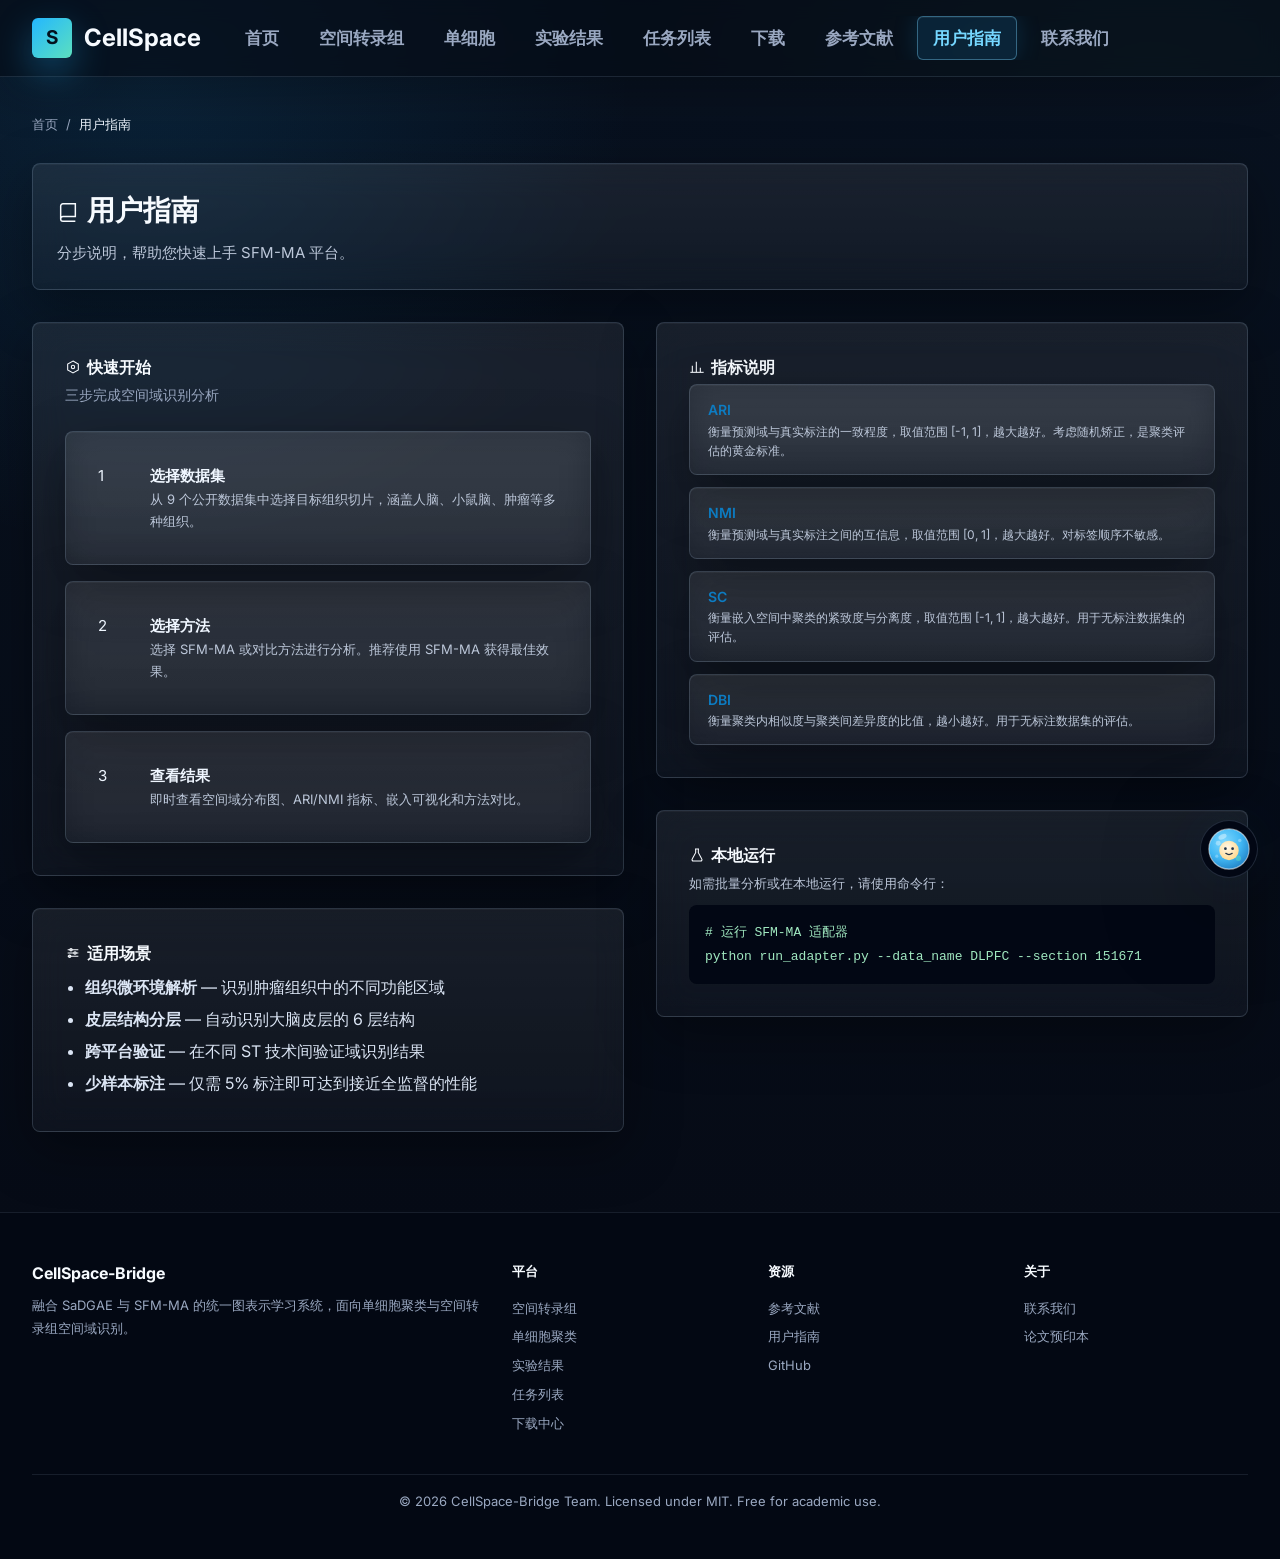
<file: guide.html>
<!DOCTYPE html>
<html lang="zh-CN">
<head>
<meta charset="UTF-8">
<meta name="viewport" content="width=device-width, initial-scale=1.0">
<title>用户指南 — SFM-MA — Unified Graph Omics System</title>
<link rel="icon" href="data:image/svg+xml,<svg xmlns='http://www.w3.org/2000/svg' viewBox='0 0 32 32'><rect width='32' height='32' rx='8' fill='%230075de'/><text x='16' y='23' font-size='20' font-weight='bold' fill='white' text-anchor='middle'>S</text></svg>">
<link rel="stylesheet" href="static/css/style.css">
<script src="static/js/echarts.min.js"></script>
<script>window.SFM_STATIC={base:"static/"};</script>
<script src="static/js/app.js"></script>
<script src="static/js/assistant.js"></script>

</head>
<body>

<!-- Navigation -->
<nav class="navbar">
  <div class="navbar-inner">
    <a href="index.html" class="navbar-logo">
      <span class="logo-icon">S</span>
      CellSpace
    </a>
    <div class="navbar-links" id="navLinks">
      <a href="index.html" class="nav-link ">
        <span class="nav-icon"><svg viewBox="0 0 24 24" fill="none" stroke="currentColor" stroke-width="1.5"><path d="M3 10.5 12 3l9 7.5"/><path d="M5 9.5V21h14V9.5"/></svg></span>首页
      </a>
      <a href="predict.html" class="nav-link ">
        <span class="nav-icon"><svg viewBox="0 0 24 24" fill="none" stroke="currentColor" stroke-width="1.5"><path d="M9 3h6M10 3v5.5L4.8 18a2 2 0 0 0 1.8 3h10.8a2 2 0 0 0 1.8-3L14 8.5V3"/></svg></span>空间转录组
      </a>
      <a href="singlecell.html" class="nav-link ">
        <span class="nav-icon"><svg viewBox="0 0 24 24" fill="none" stroke="currentColor" stroke-width="1.5"><circle cx="7" cy="7" r="2.4"/><circle cx="17" cy="7" r="2.4"/><circle cx="12" cy="17" r="2.4"/><path d="M9 8.5 11 15M15 8.5 13 15M9.2 7h5.6"/></svg></span>单细胞
      </a>
      <a href="merfish.html" class="nav-link ">
        <span class="nav-icon"><svg viewBox="0 0 24 24" fill="none" stroke="currentColor" stroke-width="1.5"><path d="M4 19.5A2.5 2.5 0 0 1 6.5 17H20"/><path d="M6.5 2H20v20H6.5A2.5 2.5 0 0 1 4 19.5v-15A2.5 2.5 0 0 1 6.5 2z"/><path d="M9 7h6M9 11h6M9 15h4"/></svg></span>实验结果
      </a>
      <a href="tasks.html" class="nav-link ">
        <span class="nav-icon"><svg viewBox="0 0 24 24" fill="none" stroke="currentColor" stroke-width="1.5"><path d="M8 6h12M8 12h12M8 18h12"/><path d="M3.5 6h.01M3.5 12h.01M3.5 18h.01"/></svg></span>任务列表
      </a>
      <a href="download.html" class="nav-link ">
        <span class="nav-icon"><svg viewBox="0 0 24 24" fill="none" stroke="currentColor" stroke-width="1.5"><path d="M12 3v12"/><path d="m7 11 5 5 5-5"/><path d="M4 21h16"/></svg></span>下载
      </a>
      <a href="references.html" class="nav-link ">
        <span class="nav-icon"><svg viewBox="0 0 24 24" fill="none" stroke="currentColor" stroke-width="1.5"><path d="M14 3H6a1 1 0 0 0-1 1v16a1 1 0 0 0 1 1h12a1 1 0 0 0 1-1V8z"/><path d="M14 3v5h5M9 13h6M9 17h6"/></svg></span>参考文献
      </a>
      <a href="guide.html" class="nav-link active">
        <span class="nav-icon"><svg viewBox="0 0 24 24" fill="none" stroke="currentColor" stroke-width="1.5"><path d="M4 19.5A2.5 2.5 0 0 1 6.5 17H20V3H6.5A2.5 2.5 0 0 0 4 5.5z"/><path d="M4 19.5A2.5 2.5 0 0 0 6.5 22H20"/></svg></span>用户指南
      </a>
      <a href="contact.html" class="nav-link ">
        <span class="nav-icon"><svg viewBox="0 0 24 24" fill="none" stroke="currentColor" stroke-width="1.5"><rect x="3" y="5" width="18" height="14" rx="1"/><path d="m3 7 9 6 9-6"/></svg></span>联系我们
      </a>
    </div>
    <button class="navbar-toggle" onclick="toggleNav()" aria-label="导航菜单">☰</button>
  </div>
</nav>


<section class="page-content" style="padding-top: 32px;">
<div class="page-content-inner">
  <div class="breadcrumb">
    <a href="index.html">首页</a> <span>/</span> <span style="color: var(--gray-700);">用户指南</span>
  </div>
  <div class="page-header">
    <h1><svg viewBox="0 0 24 24" width="22" height="22" fill="none" stroke="currentColor" stroke-width="1.6" style="vertical-align:-3px;margin-right:8px;"><path d="M4 19.5A2.5 2.5 0 0 1 6.5 17H20V3H6.5A2.5 2.5 0 0 0 4 5.5z"/><path d="M4 19.5A2.5 2.5 0 0 0 6.5 22H20"/></svg>用户指南</h1>
    <p>分步说明，帮助您快速上手 SFM-MA 平台。</p>
  </div>

  <div class="grid-2" style="align-items: start;">
    <div>
      <div class="form-section">
        <h3><svg viewBox="0 0 24 24" width="16" height="16" fill="none" stroke="currentColor" stroke-width="1.6" style="vertical-align:-2px;margin-right:6px;"><path d="M12 3l8 4.5v9L12 21l-8-4.5v-9z"/><circle cx="12" cy="12" r="2.5"/></svg>快速开始</h3>
        <p class="form-desc">三步完成空间域识别分析</p>
        <div style="display: flex; flex-direction: column; gap: 16px;">
          <div class="card" style="display: flex; gap: 16px; align-items: flex-start;">
            <span class="step-number" style="flex-shrink: 0; width: 36px; height: 36px; font-size: 15px;">1</span>
            <div>
              <h4 style="font-size: 15px; font-weight: 600;">选择数据集</h4>
              <p style="font-size: 13px; color: var(--gray-500);">从 9 个公开数据集中选择目标组织切片，涵盖人脑、小鼠脑、肿瘤等多种组织。</p>
            </div>
          </div>
          <div class="card" style="display: flex; gap: 16px; align-items: flex-start;">
            <span class="step-number" style="flex-shrink: 0; width: 36px; height: 36px; font-size: 15px;">2</span>
            <div>
              <h4 style="font-size: 15px; font-weight: 600;">选择方法</h4>
              <p style="font-size: 13px; color: var(--gray-500);">选择 SFM-MA 或对比方法进行分析。推荐使用 SFM-MA 获得最佳效果。</p>
            </div>
          </div>
          <div class="card" style="display: flex; gap: 16px; align-items: flex-start;">
            <span class="step-number" style="flex-shrink: 0; width: 36px; height: 36px; font-size: 15px;">3</span>
            <div>
              <h4 style="font-size: 15px; font-weight: 600;">查看结果</h4>
              <p style="font-size: 13px; color: var(--gray-500);">即时查看空间域分布图、ARI/NMI 指标、嵌入可视化和方法对比。</p>
            </div>
          </div>
        </div>
      </div>

      <div class="form-section">
        <h3><svg viewBox="0 0 24 24" width="16" height="16" fill="none" stroke="currentColor" stroke-width="1.6" style="vertical-align:-2px;margin-right:6px;"><path d="M4 7h16M4 12h16M4 17h16"/><circle cx="9" cy="7" r="1.8"/><circle cx="15" cy="12" r="1.8"/><circle cx="7" cy="17" r="1.8"/></svg>适用场景</h3>
        <ul style="padding-left: 20px; line-height: 2; color: var(--gray-600);">
          <li><strong>组织微环境解析</strong> — 识别肿瘤组织中的不同功能区域</li>
          <li><strong>皮层结构分层</strong> — 自动识别大脑皮层的 6 层结构</li>
          <li><strong>跨平台验证</strong> — 在不同 ST 技术间验证域识别结果</li>
          <li><strong>少样本标注</strong> — 仅需 5% 标注即可达到接近全监督的性能</li>
        </ul>
      </div>
    </div>

    <div>
      <div class="form-section">
        <h3><svg viewBox="0 0 24 24" width="16" height="16" fill="none" stroke="currentColor" stroke-width="1.6" style="vertical-align:-2px;margin-right:6px;"><path d="M5 20V10M11 20V4M17 20v-7"/><path d="M2 20h20"/></svg>指标说明</h3>
        <div style="display: flex; flex-direction: column; gap: 12px;">
          
          <div class="card" style="padding: 14px 18px;">
            <h4 style="font-size: 14px; font-weight: 600; color: var(--primary-700);">ARI</h4>
            <p style="font-size: 12px; color: var(--gray-500); line-height: 1.6;">衡量预测域与真实标注的一致程度，取值范围 [-1, 1]，越大越好。考虑随机矫正，是聚类评估的黄金标准。</p>
          </div>
          
          <div class="card" style="padding: 14px 18px;">
            <h4 style="font-size: 14px; font-weight: 600; color: var(--primary-700);">NMI</h4>
            <p style="font-size: 12px; color: var(--gray-500); line-height: 1.6;">衡量预测域与真实标注之间的互信息，取值范围 [0, 1]，越大越好。对标签顺序不敏感。</p>
          </div>
          
          <div class="card" style="padding: 14px 18px;">
            <h4 style="font-size: 14px; font-weight: 600; color: var(--primary-700);">SC</h4>
            <p style="font-size: 12px; color: var(--gray-500); line-height: 1.6;">衡量嵌入空间中聚类的紧致度与分离度，取值范围 [-1, 1]，越大越好。用于无标注数据集的评估。</p>
          </div>
          
          <div class="card" style="padding: 14px 18px;">
            <h4 style="font-size: 14px; font-weight: 600; color: var(--primary-700);">DBI</h4>
            <p style="font-size: 12px; color: var(--gray-500); line-height: 1.6;">衡量聚类内相似度与聚类间差异度的比值，越小越好。用于无标注数据集的评估。</p>
          </div>
          
        </div>
      </div>

      <div class="form-section">
        <h3><svg viewBox="0 0 24 24" width="16" height="16" fill="none" stroke="currentColor" stroke-width="1.6" style="vertical-align:-2px;margin-right:6px;"><path d="M9 3h6M10 3v5.5L4.8 18a2 2 0 0 0 1.8 3h10.8a2 2 0 0 0 1.8-3L14 8.5V3"/></svg>本地运行</h3>
        <p style="font-size: 13px; color: var(--gray-500); margin-bottom: 12px;">
          如需批量分析或在本地运行，请使用命令行：
        </p>
        <div style="background: var(--gray-900); color: #A0E8C0; padding: 16px; border-radius: 8px; font-family: var(--font-mono); font-size: 13px; line-height: 1.8;">
          # 运行 SFM-MA 适配器<br>
          python run_adapter.py --data_name DLPFC --section 151671
        </div>
      </div>
    </div>
  </div>
</div>
</section>


<!-- Footer -->
<footer class="footer">
  <div class="footer-inner">
    <div class="footer-brand">
      <h4>CellSpace-Bridge</h4>
      <p>融合 SaDGAE 与 SFM-MA 的统一图表示学习系统，面向单细胞聚类与空间转录组空间域识别。</p>
    </div>
    <div class="footer-col">
      <h5>平台</h5>
      <a href="predict.html">空间转录组</a>
      <a href="singlecell.html">单细胞聚类</a>
      <a href="merfish.html">实验结果</a>
      <a href="tasks.html">任务列表</a>
      <a href="download.html">下载中心</a>
    </div>
    <div class="footer-col">
      <h5>资源</h5>
      <a href="references.html">参考文献</a>
      <a href="guide.html">用户指南</a>
      <a href="https://github.com/lxh321123/SFM-MA" target="_blank">GitHub</a>
    </div>
    <div class="footer-col">
      <h5>关于</h5>
      <a href="contact.html">联系我们</a>
      <a href="https://arxiv.org" target="_blank">论文预印本</a>
    </div>
  </div>
  <div class="footer-bottom">
    © 2026 CellSpace-Bridge Team. Licensed under MIT. Free for academic use.
  </div>
</footer>

<script>
function toggleNav() {
  document.getElementById('navLinks').classList.toggle('open');
}
// 点击页面其他区域关闭导航
document.addEventListener('click', function(e) {
  if (!e.target.closest('.navbar')) {
    document.getElementById('navLinks').classList.remove('open');
  }
});
</script>


<script>
/* 静态模式：把页面上残留的 /api/download/<key> 链接改写到 files/ 实际文件 */
(function () {
  if (!window.SFM_STATIC) return;
  fetch(window.SFM_STATIC.base + 'data/downloads.json')
    .then(function (r) { return r.json(); })
    .then(function (list) {
      var by = {};
      list.forEach(function (i) { by[i.key] = i; });
      document.querySelectorAll('a[href*="/api/download/"]').forEach(function (a) {
        var key = a.getAttribute('href').split('/api/download/')[1];
        var item = by[key];
        if (item && item.available) {
          // href 已是相对站点根的 files/xxx，页面本身也在根目录，直接用即可
          a.setAttribute('href', item.href);
          a.setAttribute('download', item.filename);
        } else {
          a.classList.add('disabled');
          a.removeAttribute('href');
          a.title = item && item.reason ? item.reason : '该文件未包含在静态站点中';
        }
      });
    });
})();
</script>
</body>
</html>
</file>
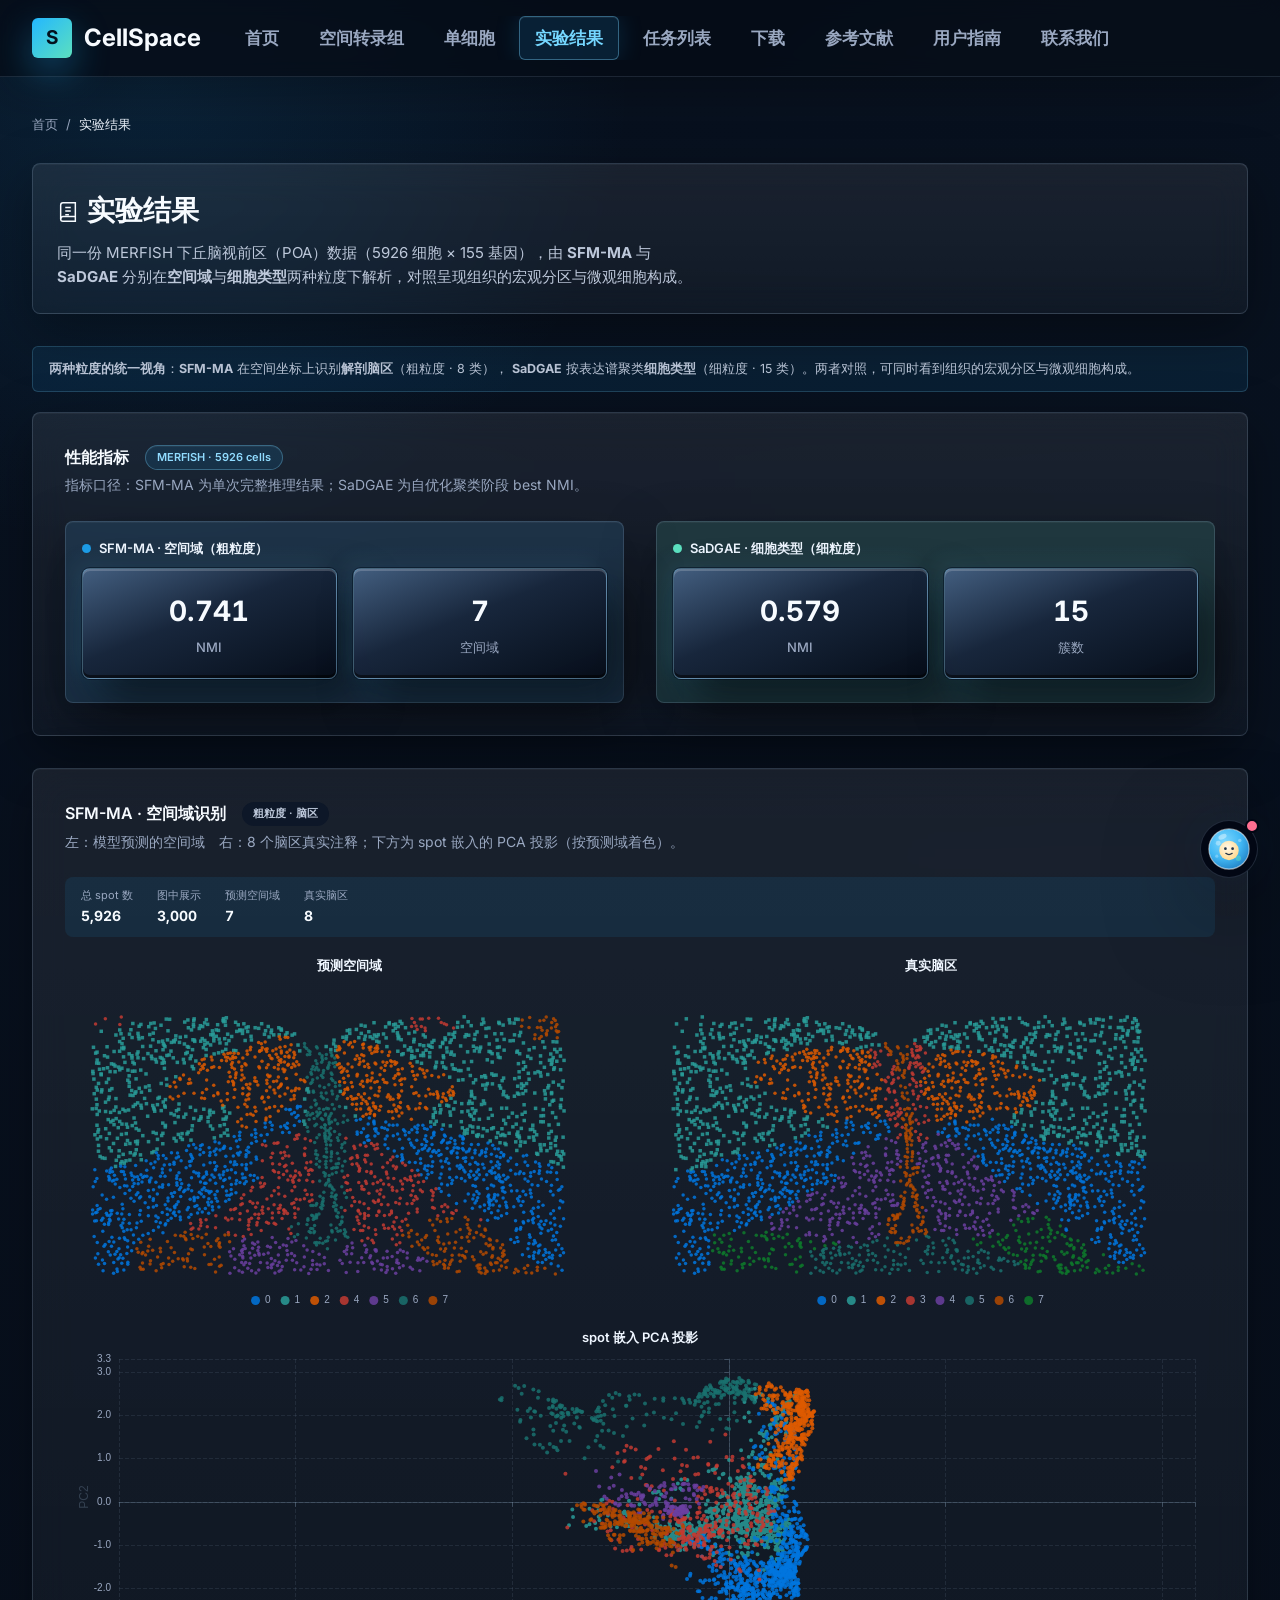
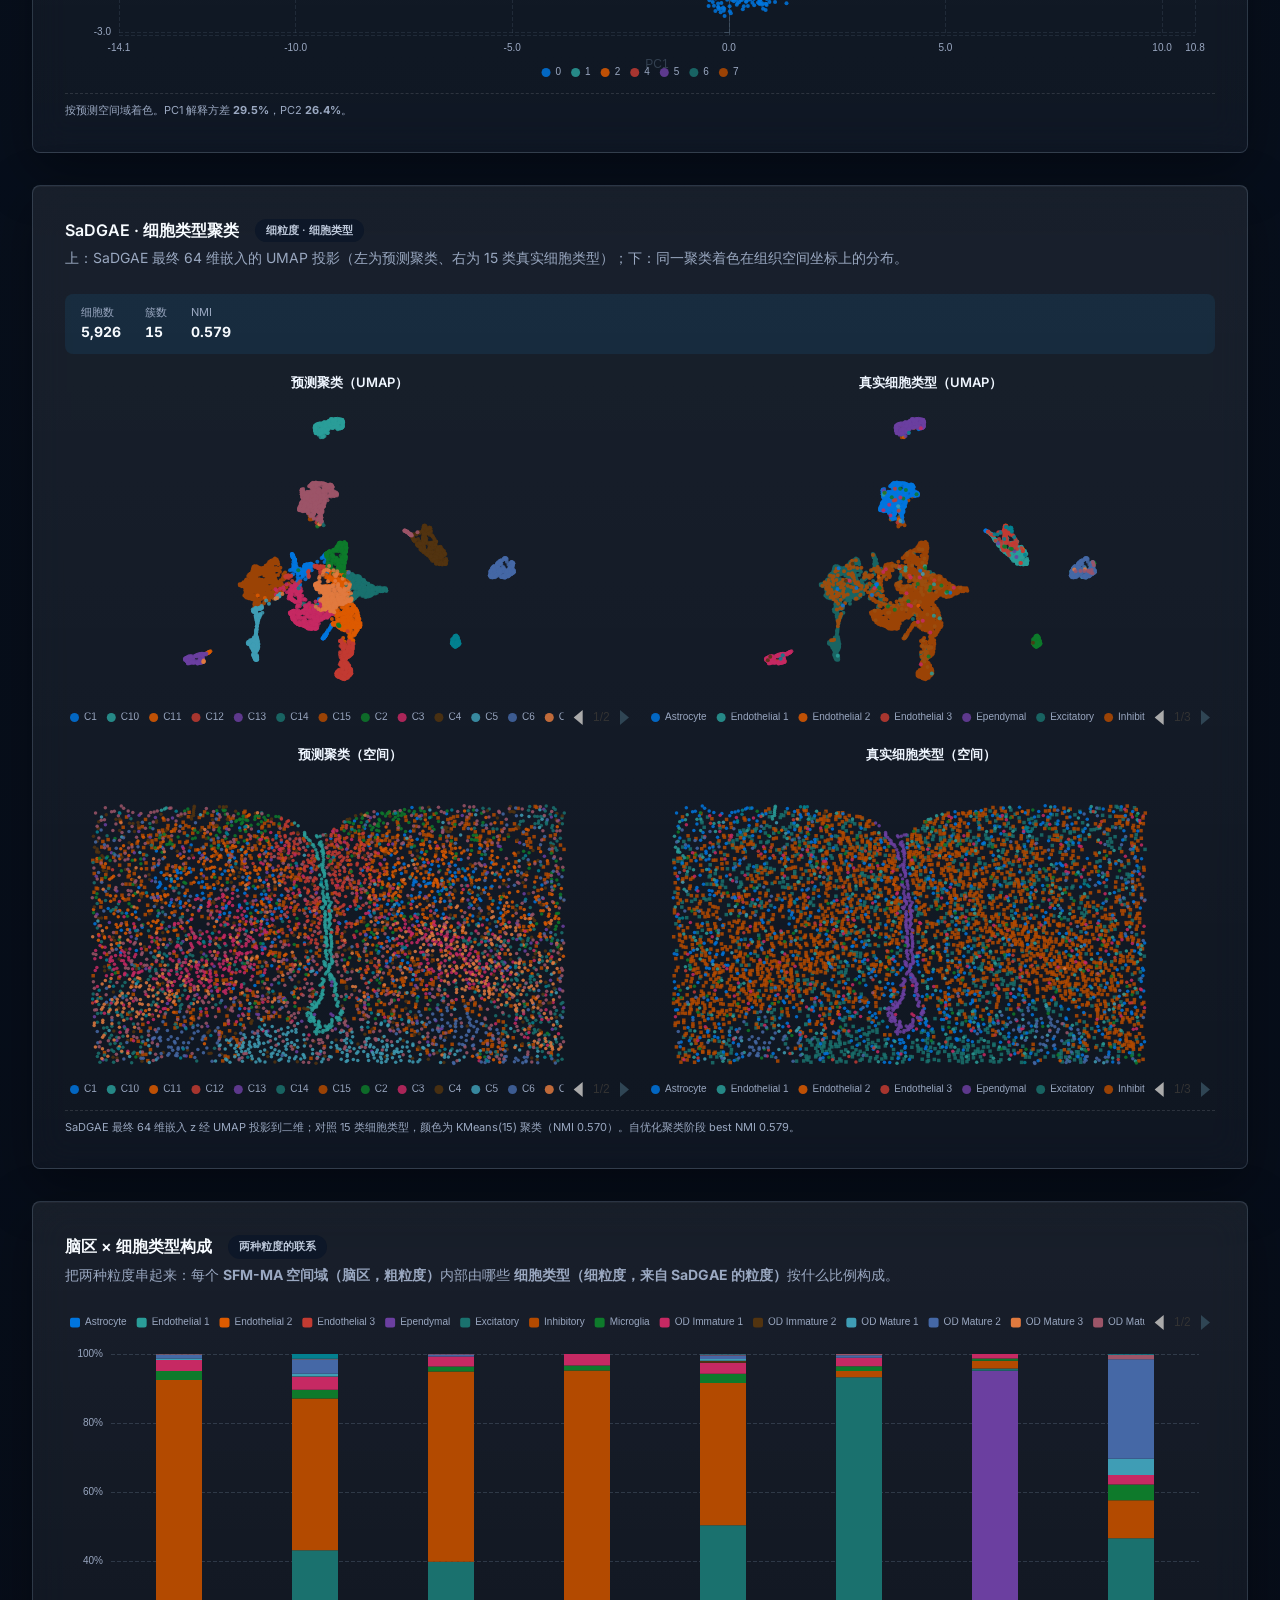
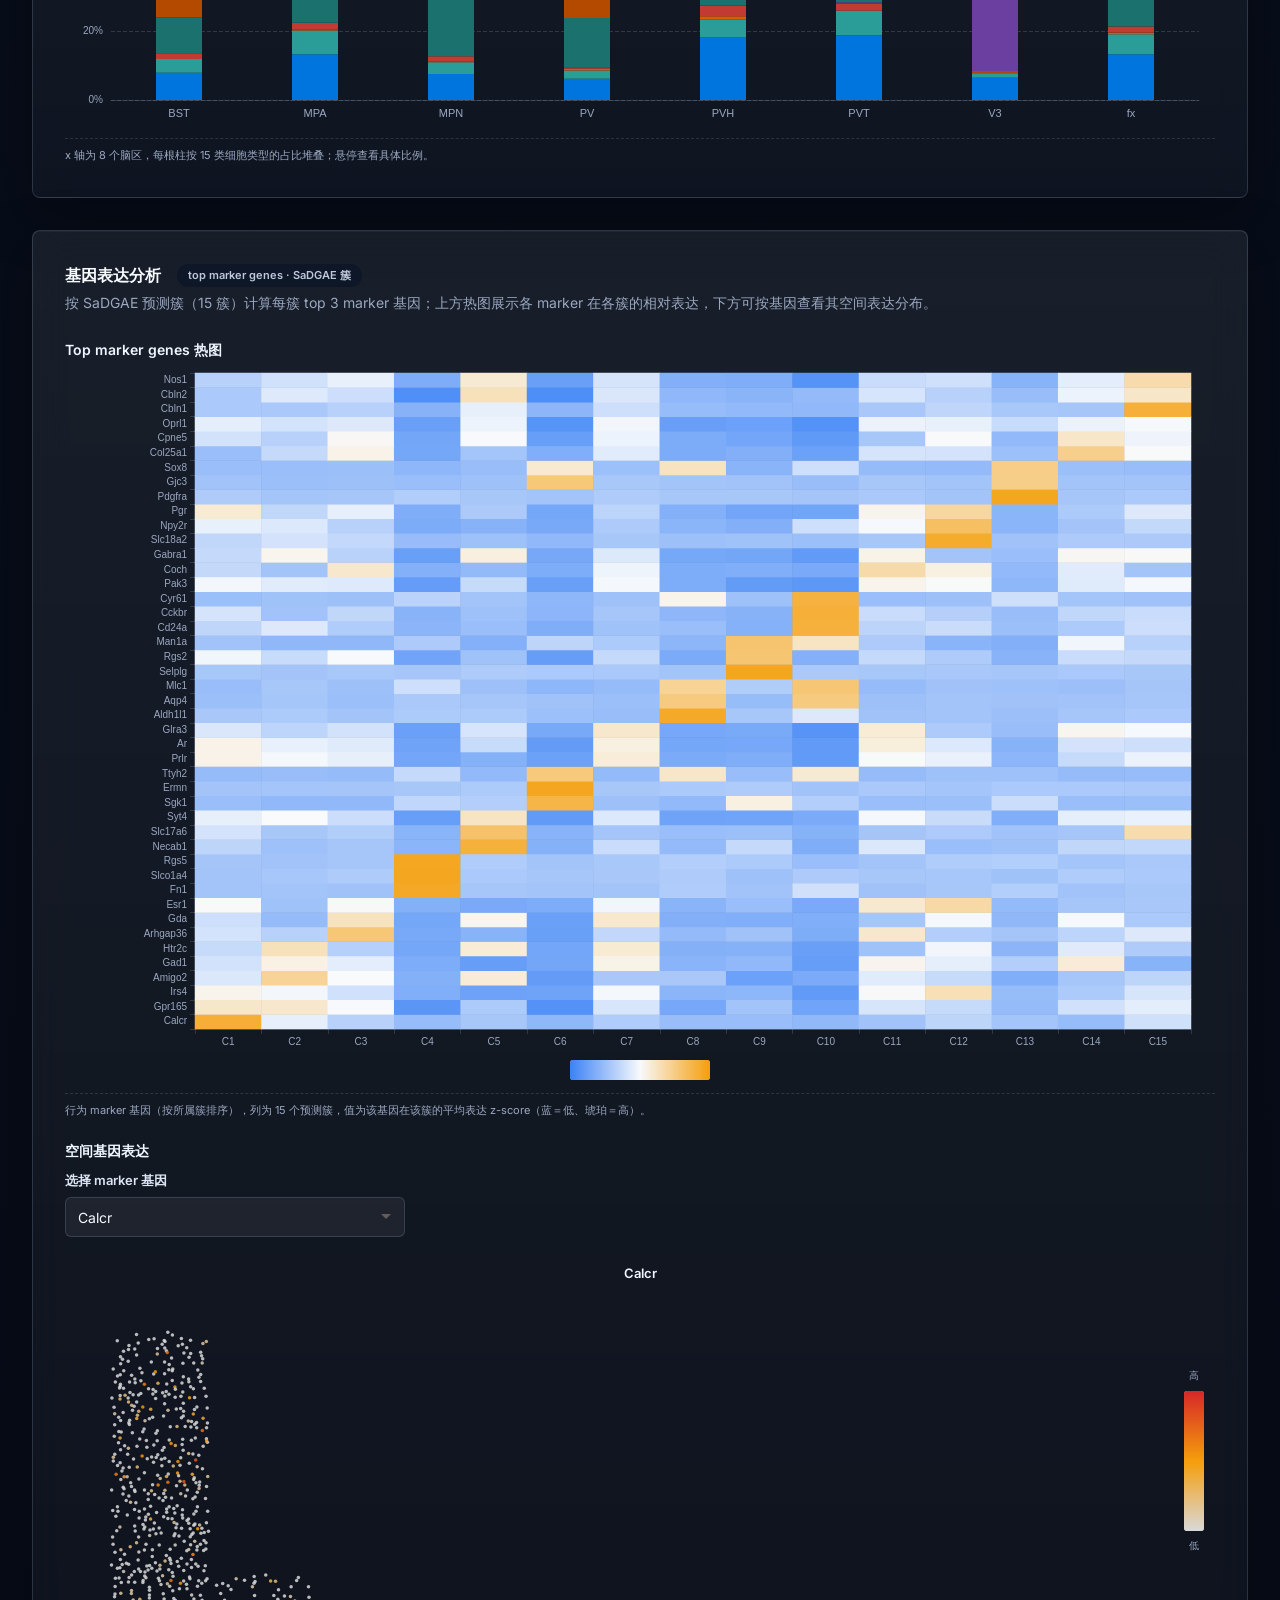
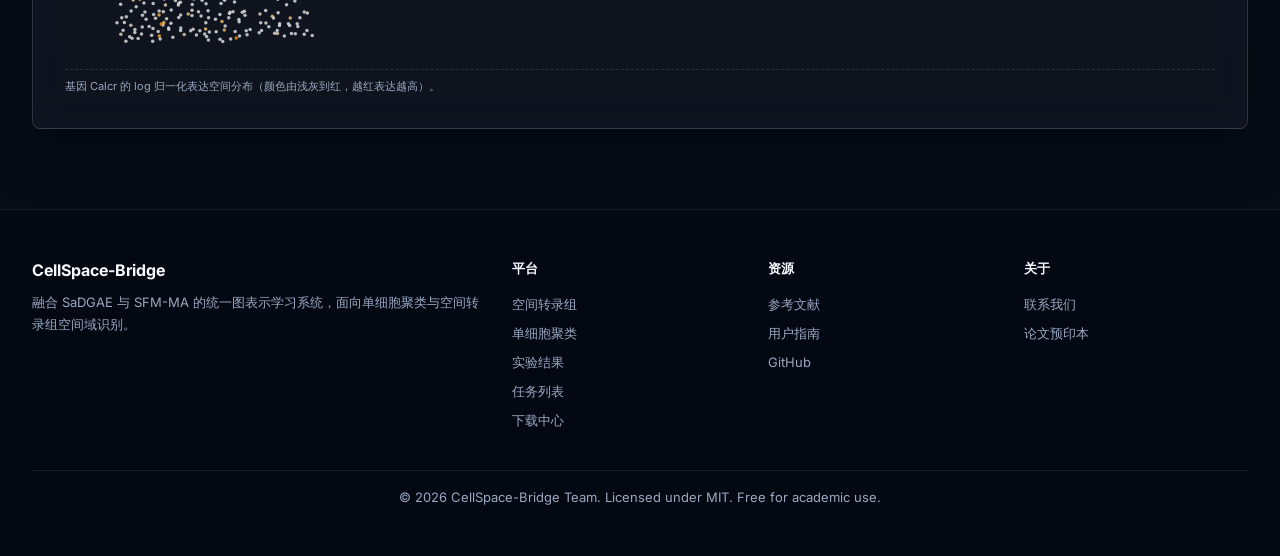
<file: merfish.html>
<!DOCTYPE html>
<html lang="zh-CN">
<head>
<meta charset="UTF-8">
<meta name="viewport" content="width=device-width, initial-scale=1.0">
<title>实验结果 — MERFISH 双粒度对比 — Unified Graph Omics System</title>
<link rel="icon" href="data:image/svg+xml,<svg xmlns='http://www.w3.org/2000/svg' viewBox='0 0 32 32'><rect width='32' height='32' rx='8' fill='%230075de'/><text x='16' y='23' font-size='20' font-weight='bold' fill='white' text-anchor='middle'>S</text></svg>">
<link rel="stylesheet" href="static/css/style.css">
<script src="static/js/echarts.min.js"></script>
<script>window.SFM_STATIC={base:"static/"};</script>
<script src="static/js/app.js"></script>
<script src="static/js/assistant.js"></script>

</head>
<body>

<!-- Navigation -->
<nav class="navbar">
  <div class="navbar-inner">
    <a href="index.html" class="navbar-logo">
      <span class="logo-icon">S</span>
      CellSpace
    </a>
    <div class="navbar-links" id="navLinks">
      <a href="index.html" class="nav-link ">
        <span class="nav-icon"><svg viewBox="0 0 24 24" fill="none" stroke="currentColor" stroke-width="1.5"><path d="M3 10.5 12 3l9 7.5"/><path d="M5 9.5V21h14V9.5"/></svg></span>首页
      </a>
      <a href="predict.html" class="nav-link ">
        <span class="nav-icon"><svg viewBox="0 0 24 24" fill="none" stroke="currentColor" stroke-width="1.5"><path d="M9 3h6M10 3v5.5L4.8 18a2 2 0 0 0 1.8 3h10.8a2 2 0 0 0 1.8-3L14 8.5V3"/></svg></span>空间转录组
      </a>
      <a href="singlecell.html" class="nav-link ">
        <span class="nav-icon"><svg viewBox="0 0 24 24" fill="none" stroke="currentColor" stroke-width="1.5"><circle cx="7" cy="7" r="2.4"/><circle cx="17" cy="7" r="2.4"/><circle cx="12" cy="17" r="2.4"/><path d="M9 8.5 11 15M15 8.5 13 15M9.2 7h5.6"/></svg></span>单细胞
      </a>
      <a href="merfish.html" class="nav-link active">
        <span class="nav-icon"><svg viewBox="0 0 24 24" fill="none" stroke="currentColor" stroke-width="1.5"><path d="M4 19.5A2.5 2.5 0 0 1 6.5 17H20"/><path d="M6.5 2H20v20H6.5A2.5 2.5 0 0 1 4 19.5v-15A2.5 2.5 0 0 1 6.5 2z"/><path d="M9 7h6M9 11h6M9 15h4"/></svg></span>实验结果
      </a>
      <a href="tasks.html" class="nav-link ">
        <span class="nav-icon"><svg viewBox="0 0 24 24" fill="none" stroke="currentColor" stroke-width="1.5"><path d="M8 6h12M8 12h12M8 18h12"/><path d="M3.5 6h.01M3.5 12h.01M3.5 18h.01"/></svg></span>任务列表
      </a>
      <a href="download.html" class="nav-link ">
        <span class="nav-icon"><svg viewBox="0 0 24 24" fill="none" stroke="currentColor" stroke-width="1.5"><path d="M12 3v12"/><path d="m7 11 5 5 5-5"/><path d="M4 21h16"/></svg></span>下载
      </a>
      <a href="references.html" class="nav-link ">
        <span class="nav-icon"><svg viewBox="0 0 24 24" fill="none" stroke="currentColor" stroke-width="1.5"><path d="M14 3H6a1 1 0 0 0-1 1v16a1 1 0 0 0 1 1h12a1 1 0 0 0 1-1V8z"/><path d="M14 3v5h5M9 13h6M9 17h6"/></svg></span>参考文献
      </a>
      <a href="guide.html" class="nav-link ">
        <span class="nav-icon"><svg viewBox="0 0 24 24" fill="none" stroke="currentColor" stroke-width="1.5"><path d="M4 19.5A2.5 2.5 0 0 1 6.5 17H20V3H6.5A2.5 2.5 0 0 0 4 5.5z"/><path d="M4 19.5A2.5 2.5 0 0 0 6.5 22H20"/></svg></span>用户指南
      </a>
      <a href="contact.html" class="nav-link ">
        <span class="nav-icon"><svg viewBox="0 0 24 24" fill="none" stroke="currentColor" stroke-width="1.5"><rect x="3" y="5" width="18" height="14" rx="1"/><path d="m3 7 9 6 9-6"/></svg></span>联系我们
      </a>
    </div>
    <button class="navbar-toggle" onclick="toggleNav()" aria-label="导航菜单">☰</button>
  </div>
</nav>



<section class="page-content" style="padding-top: 32px;">
<div class="page-content-inner">

  <div class="breadcrumb">
    <a href="index.html">首页</a> <span>/</span> <span style="color: var(--gray-700);">实验结果</span>
  </div>

  <div class="page-header">
    <h1><svg viewBox="0 0 24 24" width="22" height="22" fill="none" stroke="currentColor" stroke-width="1.6" style="vertical-align:-3px;margin-right:8px;"><path d="M4 19.5A2.5 2.5 0 0 1 6.5 17H20"/><path d="M6.5 2H20v20H6.5A2.5 2.5 0 0 1 4 19.5v-15A2.5 2.5 0 0 1 6.5 2z"/><path d="M9 7h6M9 11h6M9 15h4"/></svg>实验结果</h1>
    <p>同一份 MERFISH 下丘脑视前区（POA）数据（5926 细胞 × 155 基因），由 <b>SFM-MA</b> 与 <b>SaDGAE</b> 分别在<b>空间域</b>与<b>细胞类型</b>两种粒度下解析，对照呈现组织的宏观分区与微观细胞构成。</p>
  </div>

  <div class="alert alert-info" style="font-size:12.5px;margin-bottom:20px;">
    <b>两种粒度的统一视角</b>：<b>SFM-MA</b> 在空间坐标上识别<b>解剖脑区</b>（粗粒度 · 8 类），
    <b>SaDGAE</b> 按表达谱聚类<b>细胞类型</b>（细粒度 · 15 类）。两者对照，可同时看到组织的宏观分区与微观细胞构成。
  </div>

  <!-- ── 指标对比 ─────────────────────────────────────────── -->
  <div class="form-section">
    <div class="section-title-row">
      <h3>性能指标</h3>
      <span class="pill pill-primary">MERFISH · 5926 cells</span>
    </div>
    <p class="form-desc">指标口径：SFM-MA 为单次完整推理结果；SaDGAE 为自优化聚类阶段 best NMI。</p>
    <div class="grid-2" style="align-items:start;">
      <div class="model-metric-block sfm">
        <div class="model-metric-title">
          <span class="model-dot" style="background:var(--primary-600);"></span>SFM-MA · 空间域（粗粒度）
        </div>
        <div class="stat-grid">
          <div class="stat-card"><div class="stat-value" id="sfmNmi">—</div><div class="stat-label">NMI</div></div>
          <div class="stat-card"><div class="stat-value" id="sfmDomains">—</div><div class="stat-label">空间域</div></div>
        </div>
      </div>
      <div class="model-metric-block sad">
        <div class="model-metric-title">
          <span class="model-dot" style="background:var(--success);"></span>SaDGAE · 细胞类型（细粒度）
        </div>
        <div class="stat-grid">
          <div class="stat-card"><div class="stat-value" id="sadNmi">—</div><div class="stat-label">NMI</div></div>
          <div class="stat-card"><div class="stat-value" id="sadClusters">—</div><div class="stat-label">簇数</div></div>
        </div>
      </div>
    </div>
  </div>

  <!-- ── SFM-MA 结果 ──────────────────────────────────────── -->
  <div class="form-section">
    <div class="section-title-row">
      <h3>SFM-MA · 空间域识别</h3>
      <span class="pill pill-gray">粗粒度 · 脑区</span>
    </div>
    <p class="form-desc">左：模型预测的空间域　右：8 个脑区真实注释；下方为 spot 嵌入的 PCA 投影（按预测域着色）。</p>
    <div class="viz-meta" id="sfmMeta"></div>
    <div style="display: grid; grid-template-columns: 1fr 1fr; gap: 12px;">
      <div id="sfmSpatialPred" style="height: 360px;"></div>
      <div id="sfmSpatialGT" style="height: 360px;"></div>
    </div>
    <div id="sfmEmbedding" style="height: 360px; margin-top: 12px;"></div>
    <p class="chart-note" id="sfmNote"></p>
  </div>

  <!-- ── SaDGAE 结果 ──────────────────────────────────────── -->
  <div class="form-section">
    <div class="section-title-row">
      <h3>SaDGAE · 细胞类型聚类</h3>
      <span class="pill pill-gray">细粒度 · 细胞类型</span>
    </div>
    <p class="form-desc">上：SaDGAE 最终 64 维嵌入的 UMAP 投影（左为预测聚类、右为 15 类真实细胞类型）；下：同一聚类着色在组织空间坐标上的分布。</p>
    <div class="viz-meta" id="sadMeta"></div>
    <div style="display: grid; grid-template-columns: 1fr 1fr; gap: 12px;">
      <div id="sadUmapPred" style="height: 360px;"></div>
      <div id="sadUmapTruth" style="height: 360px;"></div>
    </div>
    <div style="display: grid; grid-template-columns: 1fr 1fr; gap: 12px; margin-top: 12px;">
      <div id="sadSpatialPred" style="height: 360px;"></div>
      <div id="sadSpatialTruth" style="height: 360px;"></div>
    </div>
    <p class="chart-note" id="sadNote"></p>
  </div>

  <!-- ── 两种粒度的联系：脑区 × 细胞类型构成 ────────────────── -->
  <div class="form-section">
    <div class="section-title-row">
      <h3>脑区 × 细胞类型构成</h3>
      <span class="pill pill-gray">两种粒度的联系</span>
    </div>
    <p class="form-desc">把两种粒度串起来：每个 <b>SFM-MA 空间域（脑区，粗粒度）</b>内部由哪些 <b>细胞类型（细粒度，来自 SaDGAE 的粒度）</b>按什么比例构成。</p>
    <div id="regionComp" style="height: 420px;"></div>
    <p class="chart-note">x 轴为 8 个脑区，每根柱按 15 类细胞类型的占比堆叠；悬停查看具体比例。</p>
  </div>

  <!-- ── 基因表达分析 ──────────────────────────────────────── -->
  <div class="form-section">
    <div class="section-title-row">
      <h3>基因表达分析</h3>
      <span class="pill pill-gray">top marker genes · SaDGAE 簇</span>
    </div>
    <p class="form-desc">按 SaDGAE 预测簇（15 簇）计算每簇 top 3 marker 基因；上方热图展示各 marker 在各簇的相对表达，下方可按基因查看其空间表达分布。</p>

    <h4 style="font-size:14px;font-weight:600;margin:8px 0 4px;">Top marker genes 热图</h4>
    <div id="geneHeatmap" style="height: 720px;"></div>
    <p class="chart-note">行为 marker 基因（按所属簇排序），列为 15 个预测簇，值为该基因在该簇的平均表达 z-score（蓝＝低、琥珀＝高）。</p>

    <h4 style="font-size:14px;font-weight:600;margin:20px 0 8px;">空间基因表达</h4>
    <div class="form-group" style="max-width:340px;">
      <label>选择 marker 基因</label>
      <select class="form-control" id="geneSelect">
        <option value="">— 加载中 —</option>
      </select>
    </div>
    <div id="geneSpatial" style="height: 400px;"></div>
    <p class="chart-note" id="geneNote"></p>
  </div>

</div>
</section>

<script>
(function () {
  var S = window.SFM;
  var $ = function (id) { return document.getElementById(id); };

  function metricCard(id, v) { $(id).textContent = S.fmt(v, 3); }

  var SFM_V = null, SAD_V = null;
  function assistantReport() {
    if (!S.assistant || !SFM_V || !SAD_V) return;
    try {
      S.assistant.merfish({
        sfm: {
          nmi: (SFM_V.metrics || {}).nmi,
          nDomains: new Set(SFM_V.domain).size,
          nRegions: new Set(SFM_V.true_label).size
        },
        sad: {
          nmi: (SAD_V.metrics || {}).nmi,
          nClusters: new Set(SAD_V.pred).size,
          nCellTypes: new Set(SAD_V.truth).size
        },
        nMarkers: 45
      });
    } catch (e) { /* 助手失败不影响主流程 */ }
  }

  // ── SFM-MA（复用已有 /api/visualize/MERFISH）──────────────
  S.api('/api/visualize/MERFISH?section=_single').then(function (v) {
    var m = v.metrics || {};
    metricCard('sfmNmi', m.nmi);
    $('sfmDomains').textContent = v.domain ? new Set(v.domain).size : '—';

    $('sfmMeta').innerHTML =
      '<div>总 spot 数<b>' + S.fmtInt(v.n_spots) + '</b></div>' +
      '<div>图中展示<b>' + S.fmtInt(v.n_shown) + '</b></div>' +
      '<div>预测空间域<b>' + new Set(v.domain).size + '</b></div>' +
      '<div>真实脑区<b>' + new Set(v.true_label).size + '</b></div>';

    S.scatterByCategory('sfmSpatialPred', '预测空间域', v.x, v.y, v.domain,
      { symbolSize: 3.5, invertY: true });
    S.scatterByCategory('sfmSpatialGT', '真实脑区', v.x, v.y, v.true_label,
      { symbolSize: 3.5, invertY: true });

    if (v.emb_x) {
      S.scatterByCategory('sfmEmbedding', 'spot 嵌入 PCA 投影', v.emb_x, v.emb_y, v.domain,
        { symbolSize: 4, embedding: true, equalAspect: true });
      var r = v.emb_var_ratio || [0, 0];
      $('sfmNote').innerHTML = '按预测空间域着色。PC1 解释方差 <b>' + (r[0] * 100).toFixed(1) +
        '%</b>，PC2 <b>' + (r[1] * 100).toFixed(1) + '%</b>。';
    }

    SFM_V = v;
    assistantReport();
  }).catch(function (e) {
    $('sfmNote').innerHTML = '<span class="alert alert-warn">SFM-MA 结果加载失败：' + e.message + '</span>';
  });

  // ── SaDGAE（复用 /api/scrna/visualize/MERFISH）────────────
  S.api('/api/scrna/visualize/MERFISH').then(function (v) {
    var m = v.metrics || {};
    metricCard('sadNmi', m.nmi);
    $('sadClusters').textContent = v.pred ? new Set(v.pred).size : '—';

    $('sadMeta').innerHTML =
      '<div>细胞数<b>' + S.fmtInt(v.x.length) + '</b></div>' +
      '<div>簇数<b>' + new Set(v.pred).size + '</b></div>' +
      '<div>NMI<b>' + S.fmt(m.nmi, 3) + '</b></div>';

    S.scatterByCategory('sadUmapPred', '预测聚类（UMAP）', v.x, v.y, v.pred,
      { symbolSize: 4, equalAspect: true });
    S.scatterByCategory('sadUmapTruth', '真实细胞类型（UMAP）', v.x, v.y, v.truth,
      { symbolSize: 4, equalAspect: true });

    if (v.sx) {
      S.scatterByCategory('sadSpatialPred', '预测聚类（空间）', v.sx, v.sy, v.pred,
        { symbolSize: 3.5, invertY: true });
      S.scatterByCategory('sadSpatialTruth', '真实细胞类型（空间）', v.sx, v.sy, v.truth,
        { symbolSize: 3.5, invertY: true });
    }

    $('sadNote').innerHTML = v.embedding_note || '';

    SAD_V = v;
    assistantReport();
  }).catch(function (e) {
    $('sadNote').innerHTML = '<span class="alert alert-warn">SaDGAE 结果加载失败：' + e.message +
      '<br>请先运行 python web/build_merfish_sadgae.py 生成数据。</span>';
  });

  // ── 基因表达分析：top marker 热图 + 空间基因表达 ─────────
  var GENES = null;

  function renderGeneHeatmap(h) {
    var data = [], min = Infinity, max = -Infinity;
    for (var i = 0; i < h.genes.length; i++) {
      for (var j = 0; j < h.clusters.length; j++) {
        var v = h.matrix[i][j];
        data.push([j, i, v]);
        if (v < min) min = v;
        if (v > max) max = v;
      }
    }
    S.chart('geneHeatmap', {
      tooltip: S.tooltipStyle({
        formatter: function (p) {
          return '<b>' + h.genes[p.value[1]] + '</b> · ' + h.clusters[p.value[0]] +
            '<br/>z-score ' + Number(p.value[2]).toFixed(2);
        }
      }),
      grid: { left: 130, right: 24, top: 8, bottom: 56 },
      xAxis: {
        type: 'category', data: h.clusters, splitArea: { show: true },
        axisLabel: { color: S.C.textSoft, fontSize: 10, interval: 0 },
        axisLine: { lineStyle: { color: S.C.grayLine } }
      },
      yAxis: {
        type: 'category', data: h.genes, splitArea: { show: true },
        axisLabel: { color: S.C.textSoft, fontSize: 10 },
        axisLine: { lineStyle: { color: S.C.grayLine } }
      },
      visualMap: {
        min: Math.floor(min), max: Math.ceil(max), calculable: false,
        orient: 'horizontal', left: 'center', bottom: 0,
        inRange: { color: ['#3b82f6', '#f8fafc', '#f59e0b'] },
        textStyle: { color: S.C.textSoft, fontSize: 10 }
      },
      series: [{
        type: 'heatmap', data: data,
        label: { show: false },
        emphasis: { itemStyle: { shadowBlur: 10, shadowColor: 'rgba(0,0,0,0.2)' } }
      }]
    });
  }

  function renderGeneSpatial(idx) {
    var name = GENES.genes[idx];
    S.scatterByValue('geneSpatial', name, GENES.spatial_x, GENES.spatial_y,
      GENES.expr[idx], { symbolSize: 3.5, invertY: true });
    $('geneNote').textContent = '基因 ' + name + ' 的 log 归一化表达空间分布（颜色由浅灰到红，越红表达越高）。';
  }

  function renderComposition(comp) {
    if (!comp) return;
    var series = comp.cell_types.map(function (ct, j) {
      return {
        name: ct, type: 'bar', stack: 'total', barMaxWidth: 46,
        emphasis: { focus: 'series' },
        itemStyle: { color: S.PALETTE[j % S.PALETTE.length] },
        data: comp.regions.map(function (r, i) { return comp.matrix[i][j]; })
      };
    });
    S.chart('regionComp', {
      tooltip: S.tooltipStyle({
        trigger: 'axis', axisPointer: { type: 'shadow' },
        formatter: function (params) {
          var lines = ['<b>' + params[0].axisValue + '</b>'];
          params.slice().sort(function (a, b) { return b.value - a.value; }).forEach(function (p) {
            if (p.value > 0.01) lines.push(p.marker + p.seriesName + '　' + Number(p.value).toFixed(1) + '%');
          });
          return lines.join('<br/>');
        }
      }),
      legend: {
        type: 'scroll', top: 0, itemWidth: 10, itemHeight: 10,
        textStyle: { fontSize: 10, color: S.C.textSoft }, data: comp.cell_types
      },
      grid: { left: 46, right: 16, top: 44, bottom: 30 },
      xAxis: {
        type: 'category', data: comp.regions,
        axisLabel: { color: S.C.textSoft, fontSize: 11 },
        axisLine: { lineStyle: { color: S.C.grayLine } },
        axisTick: { show: false }
      },
      yAxis: {
        type: 'value', max: 100,
        axisLabel: { color: S.C.textSoft, fontSize: 10, formatter: '{value}%' },
        splitLine: { lineStyle: { color: S.C.grayLine, type: 'dashed' } }
      },
      series: series,
      animation: false
    });
  }

  S.api('/api/scrna/genes/MERFISH').then(function (g) {
    GENES = g;
    renderComposition(g.composition);
    renderGeneHeatmap(g.heatmap);
    $('geneSelect').innerHTML = g.genes.map(function (name, i) {
      return '<option value="' + i + '">' + name + '</option>';
    }).join('');
    renderGeneSpatial(0);
  }).catch(function (e) {
    $('geneHeatmap').innerHTML = '<div class="alert alert-warn">基因分析数据加载失败：' + e.message +
      '<br>请先运行 python web/build_merfish_genes.py 生成数据。</div>';
  });

  $('geneSelect').addEventListener('change', function () {
    renderGeneSpatial(parseInt(this.value, 10));
  });
})();
</script>



<!-- Footer -->
<footer class="footer">
  <div class="footer-inner">
    <div class="footer-brand">
      <h4>CellSpace-Bridge</h4>
      <p>融合 SaDGAE 与 SFM-MA 的统一图表示学习系统，面向单细胞聚类与空间转录组空间域识别。</p>
    </div>
    <div class="footer-col">
      <h5>平台</h5>
      <a href="predict.html">空间转录组</a>
      <a href="singlecell.html">单细胞聚类</a>
      <a href="merfish.html">实验结果</a>
      <a href="tasks.html">任务列表</a>
      <a href="download.html">下载中心</a>
    </div>
    <div class="footer-col">
      <h5>资源</h5>
      <a href="references.html">参考文献</a>
      <a href="guide.html">用户指南</a>
      <a href="https://github.com/lxh321123/SFM-MA" target="_blank">GitHub</a>
    </div>
    <div class="footer-col">
      <h5>关于</h5>
      <a href="contact.html">联系我们</a>
      <a href="https://arxiv.org" target="_blank">论文预印本</a>
    </div>
  </div>
  <div class="footer-bottom">
    © 2026 CellSpace-Bridge Team. Licensed under MIT. Free for academic use.
  </div>
</footer>

<script>
function toggleNav() {
  document.getElementById('navLinks').classList.toggle('open');
}
// 点击页面其他区域关闭导航
document.addEventListener('click', function(e) {
  if (!e.target.closest('.navbar')) {
    document.getElementById('navLinks').classList.remove('open');
  }
});
</script>


<script>
/* 静态模式：把页面上残留的 /api/download/<key> 链接改写到 files/ 实际文件 */
(function () {
  if (!window.SFM_STATIC) return;
  fetch(window.SFM_STATIC.base + 'data/downloads.json')
    .then(function (r) { return r.json(); })
    .then(function (list) {
      var by = {};
      list.forEach(function (i) { by[i.key] = i; });
      document.querySelectorAll('a[href*="/api/download/"]').forEach(function (a) {
        var key = a.getAttribute('href').split('/api/download/')[1];
        var item = by[key];
        if (item && item.available) {
          // href 已是相对站点根的 files/xxx，页面本身也在根目录，直接用即可
          a.setAttribute('href', item.href);
          a.setAttribute('download', item.filename);
        } else {
          a.classList.add('disabled');
          a.removeAttribute('href');
          a.title = item && item.reason ? item.reason : '该文件未包含在静态站点中';
        }
      });
    });
})();
</script>
</body>
</html>
</file>
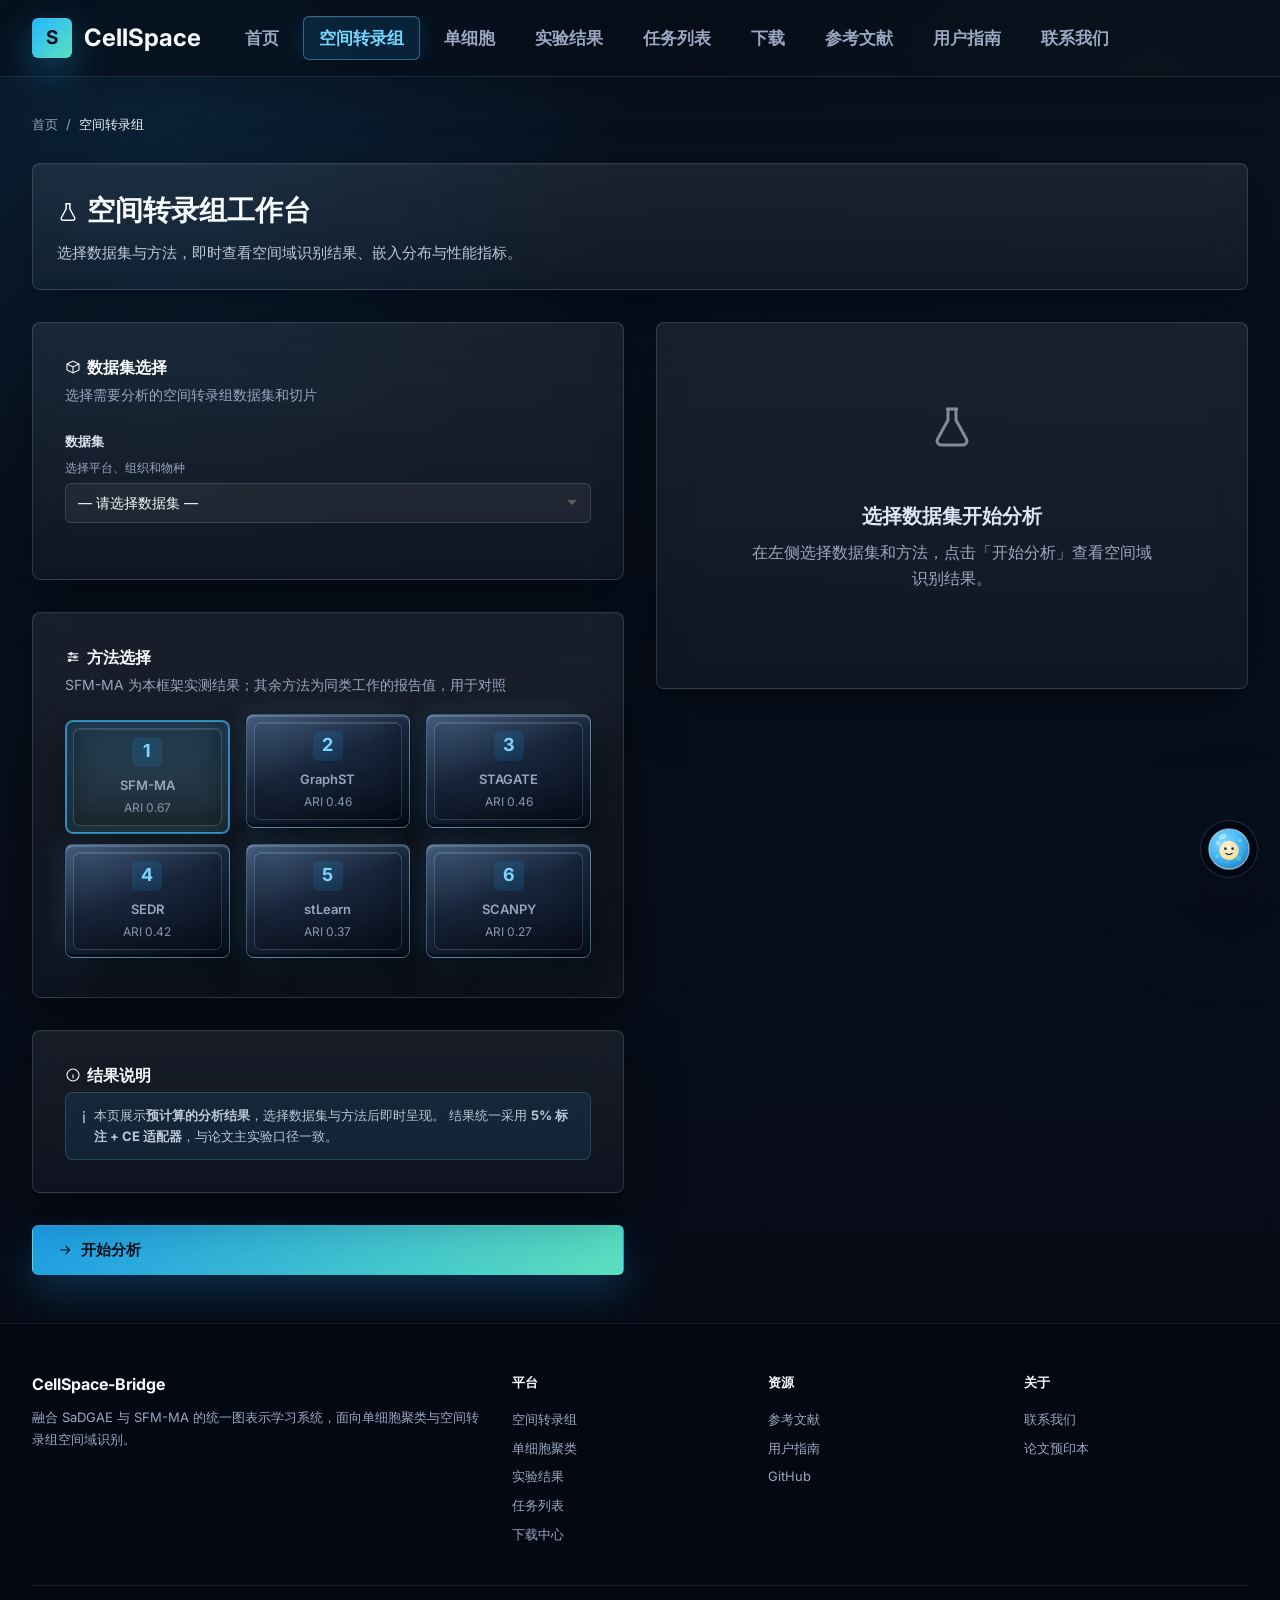
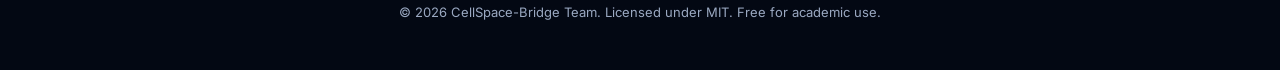
<file: predict.html>
<!DOCTYPE html>
<html lang="zh-CN">
<head>
<meta charset="UTF-8">
<meta name="viewport" content="width=device-width, initial-scale=1.0">
<title>空间转录组 — SFM-MA — Unified Graph Omics System</title>
<link rel="icon" href="data:image/svg+xml,<svg xmlns='http://www.w3.org/2000/svg' viewBox='0 0 32 32'><rect width='32' height='32' rx='8' fill='%230075de'/><text x='16' y='23' font-size='20' font-weight='bold' fill='white' text-anchor='middle'>S</text></svg>">
<link rel="stylesheet" href="static/css/style.css">
<script src="static/js/echarts.min.js"></script>
<script>window.SFM_STATIC={base:"static/"};</script>
<script src="static/js/app.js"></script>
<script src="static/js/assistant.js"></script>

</head>
<body>

<!-- Navigation -->
<nav class="navbar">
  <div class="navbar-inner">
    <a href="index.html" class="navbar-logo">
      <span class="logo-icon">S</span>
      CellSpace
    </a>
    <div class="navbar-links" id="navLinks">
      <a href="index.html" class="nav-link ">
        <span class="nav-icon"><svg viewBox="0 0 24 24" fill="none" stroke="currentColor" stroke-width="1.5"><path d="M3 10.5 12 3l9 7.5"/><path d="M5 9.5V21h14V9.5"/></svg></span>首页
      </a>
      <a href="predict.html" class="nav-link active">
        <span class="nav-icon"><svg viewBox="0 0 24 24" fill="none" stroke="currentColor" stroke-width="1.5"><path d="M9 3h6M10 3v5.5L4.8 18a2 2 0 0 0 1.8 3h10.8a2 2 0 0 0 1.8-3L14 8.5V3"/></svg></span>空间转录组
      </a>
      <a href="singlecell.html" class="nav-link ">
        <span class="nav-icon"><svg viewBox="0 0 24 24" fill="none" stroke="currentColor" stroke-width="1.5"><circle cx="7" cy="7" r="2.4"/><circle cx="17" cy="7" r="2.4"/><circle cx="12" cy="17" r="2.4"/><path d="M9 8.5 11 15M15 8.5 13 15M9.2 7h5.6"/></svg></span>单细胞
      </a>
      <a href="merfish.html" class="nav-link ">
        <span class="nav-icon"><svg viewBox="0 0 24 24" fill="none" stroke="currentColor" stroke-width="1.5"><path d="M4 19.5A2.5 2.5 0 0 1 6.5 17H20"/><path d="M6.5 2H20v20H6.5A2.5 2.5 0 0 1 4 19.5v-15A2.5 2.5 0 0 1 6.5 2z"/><path d="M9 7h6M9 11h6M9 15h4"/></svg></span>实验结果
      </a>
      <a href="tasks.html" class="nav-link ">
        <span class="nav-icon"><svg viewBox="0 0 24 24" fill="none" stroke="currentColor" stroke-width="1.5"><path d="M8 6h12M8 12h12M8 18h12"/><path d="M3.5 6h.01M3.5 12h.01M3.5 18h.01"/></svg></span>任务列表
      </a>
      <a href="download.html" class="nav-link ">
        <span class="nav-icon"><svg viewBox="0 0 24 24" fill="none" stroke="currentColor" stroke-width="1.5"><path d="M12 3v12"/><path d="m7 11 5 5 5-5"/><path d="M4 21h16"/></svg></span>下载
      </a>
      <a href="references.html" class="nav-link ">
        <span class="nav-icon"><svg viewBox="0 0 24 24" fill="none" stroke="currentColor" stroke-width="1.5"><path d="M14 3H6a1 1 0 0 0-1 1v16a1 1 0 0 0 1 1h12a1 1 0 0 0 1-1V8z"/><path d="M14 3v5h5M9 13h6M9 17h6"/></svg></span>参考文献
      </a>
      <a href="guide.html" class="nav-link ">
        <span class="nav-icon"><svg viewBox="0 0 24 24" fill="none" stroke="currentColor" stroke-width="1.5"><path d="M4 19.5A2.5 2.5 0 0 1 6.5 17H20V3H6.5A2.5 2.5 0 0 0 4 5.5z"/><path d="M4 19.5A2.5 2.5 0 0 0 6.5 22H20"/></svg></span>用户指南
      </a>
      <a href="contact.html" class="nav-link ">
        <span class="nav-icon"><svg viewBox="0 0 24 24" fill="none" stroke="currentColor" stroke-width="1.5"><rect x="3" y="5" width="18" height="14" rx="1"/><path d="m3 7 9 6 9-6"/></svg></span>联系我们
      </a>
    </div>
    <button class="navbar-toggle" onclick="toggleNav()" aria-label="导航菜单">☰</button>
  </div>
</nav>



<section class="page-content" style="padding-top: 32px;">
<div class="page-content-inner">

  <div class="breadcrumb">
    <a href="index.html">首页</a> <span>/</span> <span style="color: var(--gray-700);">空间转录组</span>
  </div>

  <div class="page-header">
    <h1><svg viewBox="0 0 24 24" width="22" height="22" fill="none" stroke="currentColor" stroke-width="1.6" style="vertical-align:-3px;margin-right:8px;"><path d="M9 3h6M10 3v5.5L4.8 18a2 2 0 0 0 1.8 3h10.8a2 2 0 0 0 1.8-3L14 8.5V3"/></svg>空间转录组工作台</h1>
    <p>选择数据集与方法，即时查看空间域识别结果、嵌入分布与性能指标。</p>
  </div>

  <div class="grid-2" style="align-items: start;">
    <!-- ── 左侧：参数表单 ─────────────────────────── -->
    <div>
      <div class="form-section">
        <h3><svg viewBox="0 0 24 24" width="16" height="16" fill="none" stroke="currentColor" stroke-width="1.6" style="vertical-align:-2px;margin-right:6px;"><path d="M3 7.5 12 3l9 4.5v9L12 21l-9-4.5z"/><path d="M3 7.5 12 12l9-4.5M12 12v9"/></svg>数据集选择</h3>
        <p class="form-desc">选择需要分析的空间转录组数据集和切片</p>

        <div class="form-group">
          <label>数据集</label>
          <div class="label-desc">选择平台、组织和物种</div>
          <select class="form-control" id="datasetSelect">
            <option value="">— 加载中 —</option>
          </select>
        </div>

        <div class="form-group" id="sliceGroup" style="display:none;">
          <label>切片</label>
          <div class="label-desc">该数据集包含多个组织切片</div>
          <select class="form-control" id="sliceSelect">
            <option value="">— 请选择切片 —</option>
          </select>
        </div>

        <div id="datasetInfo"></div>
      </div>

      <div class="form-section">
        <h3><svg viewBox="0 0 24 24" width="16" height="16" fill="none" stroke="currentColor" stroke-width="1.6" style="vertical-align:-2px;margin-right:6px;"><path d="M4 7h16M4 12h16M4 17h16"/><circle cx="9" cy="7" r="1.8"/><circle cx="15" cy="12" r="1.8"/><circle cx="7" cy="17" r="1.8"/></svg>方法选择</h3>
        <p class="form-desc">SFM-MA 为本框架实测结果；其余方法为同类工作的报告值，用于对照</p>
        <div class="methods-showcase"
             style="grid-template-columns: repeat(auto-fill, minmax(120px, 1fr));"
             id="methodGrid"></div>
      </div>

      <div class="form-section">
        <h3><svg viewBox="0 0 24 24" width="16" height="16" fill="none" stroke="currentColor" stroke-width="1.6" style="vertical-align:-2px;margin-right:6px;"><circle cx="12" cy="12" r="9"/><path d="M12 8h.01M11 12h1v4h1"/></svg>结果说明</h3>
        <div class="form-tip" style="margin-bottom:0;">
          <span class="tip-icon">i</span>
          <span>本页展示<b>预计算的分析结果</b>，选择数据集与方法后即时呈现。
            结果统一采用 <b>5% 标注 + CE 适配器</b>，与论文主实验口径一致。</span>
        </div>
      </div>

      <button class="btn btn-primary btn-lg" style="width:100%;" id="submitBtn">
        <svg viewBox="0 0 24 24" width="16" height="16" fill="none" stroke="currentColor" stroke-width="1.6"><path d="M5 12h14M13 6l6 6-6 6"/></svg>开始分析
      </button>
    </div>

    <!-- ── 右侧：结果 ─────────────────────────────── -->
    <div>
      <div id="resultArea" style="display:none;">
        <div class="form-section">
          <div class="section-title-row analysis-result-head">
            <div>
              <h3><svg viewBox="0 0 24 24" width="16" height="16" fill="none" stroke="currentColor" stroke-width="1.6" style="vertical-align:-2px;margin-right:6px;"><path d="M5 20V10M11 20V4M17 20v-7"/><path d="M2 20h20"/></svg>分析结果</h3>
              <p id="resultSubtitle">—</p>
            </div>
            <span class="pill pill-primary" id="resultTitle">—</span>
          </div>

          <div class="stat-grid analysis-metrics-grid" id="metricsGrid"></div>

          <div id="metricNote"></div>

          <h4 style="font-size:14px;font-weight:600;margin:16px 0 8px;">方法对比（当前切片）</h4>
          <div id="methodComparisonChart" style="height: 260px;"></div>
          <p class="chart-note" id="compareNote"></p>
        </div>

        <div class="form-section" id="spatialSection">
          <h3><svg viewBox="0 0 24 24" width="16" height="16" fill="none" stroke="currentColor" stroke-width="1.6" style="vertical-align:-2px;margin-right:6px;"><path d="M9 4 3 6v14l6-2 6 2 6-2V4l-6 2-6-2z"/><path d="M9 4v14M15 6v14"/></svg>空间域可视化</h3>
          <p class="form-desc">左：模型预测的空间域　右：真实标注</p>
          <div class="viz-meta" id="vizMeta"></div>
          <div style="display: grid; grid-template-columns: 1fr 1fr; gap: 12px;">
            <div id="spatialPredChart" style="height: 360px;"></div>
            <div id="spatialGTChart" style="height: 360px;"></div>
          </div>
        </div>

        <div class="form-section" id="embeddingSection">
          <h3><svg viewBox="0 0 24 24" width="16" height="16" fill="none" stroke="currentColor" stroke-width="1.6" style="vertical-align:-2px;margin-right:6px;"><path d="M12 3l8 4.5v9L12 21l-8-4.5v-9z"/><circle cx="12" cy="12" r="2.5"/></svg>嵌入空间可视化</h3>
          <p class="form-desc" id="embDesc">模型输出的 spot 嵌入，经 PCA 投影到前两个主成分</p>
          <div id="embeddingChart" style="height: 360px;"></div>
          <p class="chart-note" id="embNote"></p>
        </div>

        <div style="display: flex; gap: 12px;">
          <button class="btn btn-outline" id="exportBtn"><svg viewBox="0 0 24 24" width="15" height="15" fill="none" stroke="currentColor" stroke-width="1.6"><path d="M12 3v12M7 11l5 5 5-5M4 21h16"/></svg>导出结果 JSON</button>
          <button class="btn btn-outline" id="resetBtn"><svg viewBox="0 0 24 24" width="15" height="15" fill="none" stroke="currentColor" stroke-width="1.6"><path d="M3 12a9 9 0 1 0 3-6.7L3 8"/><path d="M3 3v5h5"/></svg>重新选择</button>
        </div>
      </div>

      <div id="emptyArea">
        <div class="empty-state">
          <div class="empty-icon"><svg viewBox="0 0 24 24" width="48" height="48" fill="none" stroke="currentColor" stroke-width="1.5"><path d="M9 3h6M10 3v5.5L4.8 18a2 2 0 0 0 1.8 3h10.8a2 2 0 0 0 1.8-3L14 8.5V3"/></svg></div>
          <h3>选择数据集开始分析</h3>
          <p>在左侧选择数据集和方法，点击「开始分析」查看空间域识别结果。</p>
        </div>
      </div>

      <div id="loadingArea" style="display:none;">
        <div class="loading-overlay">
          <div class="spinner" style="width: 40px; height: 40px; border-width: 3px;"></div>
          <p id="loadingText">正在加载分析结果…</p>
        </div>
      </div>
    </div>
  </div>

</div>
</section>

<script>
(function () {
  var S = window.SFM;
  var INDEX = null, BASELINES = null;
  var selectedMethod = 'SFM-MA';
  var current = null;
  var compareInfo = null;   // 当前切片方法对比的排名信息（供解读助手使用）

  var $ = function (id) { return document.getElementById(id); };
  var show = function (id, on) { $(id).style.display = on ? 'block' : 'none'; };

  // ── 初始化：数据集下拉 + 方法卡片，全部来自 API ────────
  Promise.all([S.api('/api/datasets'), S.api('/api/baselines')])
    .then(function (r) {
      INDEX = r[0]; BASELINES = r[1];

      $('datasetSelect').innerHTML = '<option value="">— 请选择数据集 —</option>' +
        INDEX.datasets.map(function (d) {
          var n = d.n_slices;
          return '<option value="' + d.name + '">' + d.label +
            '（' + d.platform + ' · ' + n + ' 切片）</option>';
        }).join('');

      var avg = BASELINES.dlpfc_average || {};
      $('methodGrid').innerHTML = BASELINES.methods.map(function (m, i) {
        var a = avg[m] ? avg[m].ari : null;
        return '<div class="method-card' + (i === 0 ? ' selected' : '') + '" data-method="' + m + '">' +
          '<div class="mc-rank" style="font-size:18px;">' + (i + 1) + '</div>' +
          '<div class="mc-name">' + m + '</div>' +
          '<div class="mc-ari">ARI ' + S.fmt(a, 2) + '</div></div>';
      }).join('');

      $('methodGrid').addEventListener('click', function (e) {
        var card = e.target.closest('.method-card');
        if (!card) return;
        [].forEach.call(this.querySelectorAll('.method-card'), function (c) {
          c.classList.remove('selected');
        });
        card.classList.add('selected');
        selectedMethod = card.dataset.method;
      });
    })
    .catch(function (e) {
      $('datasetSelect').innerHTML = '<option value="">加载失败</option>';
      $('emptyArea').innerHTML = '<div class="alert alert-warn">数据加载失败：' + e.message +
        '<br>请刷新页面重试；若持续出现，请联系维护团队。</div>';
    });

  function dsByName(name) {
    return (INDEX.datasets || []).filter(function (d) { return d.name === name; })[0];
  }

  // ── 数据集切换 ────────────────────────────────────────
  $('datasetSelect').addEventListener('change', function () {
    var d = dsByName(this.value);
    var multi = d && d.slices.length > 1;
    show('sliceGroup', multi);
    if (multi) {
      $('sliceSelect').innerHTML = '<option value="">— 请选择切片 —</option>' +
        d.slices.map(function (s) {
          return '<option value="' + s.id + '"' + (s.available ? '' : ' disabled') + '>' +
            s.label + (s.available ? '' : '（无结果）') + '</option>';
        }).join('');
    } else {
      $('sliceSelect').value = '';
    }
    $('datasetInfo').innerHTML = d ? (
      '<div class="viz-meta" style="margin-top:12px;margin-bottom:0;">' +
      '<div>平台<b>' + d.platform + '</b></div>' +
      '<div>组织<b>' + d.organ + '</b></div>' +
      '<div>物种<b>' + d.species + '</b></div>' +
      '<div>基因数<b>' + S.fmtInt(d.n_genes) + '</b></div>' +
      '<div>空间域<b>' + d.n_clusters + '</b></div>' +
      '<div>总 spot<b>' + S.fmtInt(d.total_spots) + '</b></div>' +
      '</div>') : '';
  });

  // ── 提交 ──────────────────────────────────────────────
  $('submitBtn').addEventListener('click', function () {
    var ds = $('datasetSelect').value;
    if (!ds) { alert('请选择数据集'); return; }
    var d = dsByName(ds);
    var multi = d.slices.length > 1;
    var section = multi ? $('sliceSelect').value : '';
    if (multi && !section) { alert('请选择切片'); return; }

    show('emptyArea', false); show('resultArea', false); show('loadingArea', true);
    $('loadingText').textContent = '正在加载 ' + ds + (section ? '/' + section : '') +
      ' — ' + selectedMethod + ' 的结果…';

    var isOurs = selectedMethod === 'SFM-MA';
    // 该切片有哪些方法跑出了可视化数据（baseline 需先跑 baseline/<方法>/run.py）
    var slice = (d.slices.filter(function (s) { return s.id === section; })[0]) || {};
    var hasViz = (slice.viz_methods || []).indexOf(selectedMethod) >= 0;

    var jobs = [S.api('/api/metrics?dataset=' + ds + '&section=' + section)];
    var vizLabels = [null];
    if (hasViz) {
      jobs.push(S.api('/api/visualize/' + ds + '?section=' + section +
        '&method=' + encodeURIComponent(selectedMethod)).catch(function () { return null; }));
      vizLabels.push(selectedMethod);
    }
    // 补齐「方法对比」：该切片若还跑过其他 baseline（viz_methods），一并取回，
    // 以便把它们的逐切片 ARI 画进对比条形图（此前只有 SFM-MA）。
    (slice.viz_methods || []).forEach(function (m) {
      if (m === 'SFM-MA' || m === selectedMethod) return;
      jobs.push(S.api('/api/visualize/' + ds + '?section=' + section +
        '&method=' + encodeURIComponent(m)).catch(function () { return null; }));
      vizLabels.push(m);
    });

    Promise.all(jobs).then(function (r) {
      var metricRow = (r[0] || [])[0] || null;
      var viz = hasViz ? r[1] : null;
      // 有本平台跑出的可视化时，指标以该结果自带的为准；若该结果缺指标
      // （如 GraphST 的 h5ad 未存 ari），回退到原文报告值，避免显示 "—"
      var metrics = isOurs ? metricRow
        : ((viz && viz.metrics && viz.metrics.ari != null) ? viz.metrics
           : baselineMetrics(ds, section, selectedMethod));

      // 收集每个 baseline 在本切片的实测 ARI（来自该 baseline 的 viz.json）
      var avail = {};
      for (var vi = 1; vi < r.length; vi++) {
        if (vizLabels[vi] && r[vi] && r[vi].metrics && r[vi].metrics.ari != null) {
          avail[vizLabels[vi]] = r[vi].metrics;
        }
      }

      current = {
        dataset: ds, section: section, method: selectedMethod,
        // 预计算结果的固定口径（与论文主实验一致），页面不再提供参数选择
        adapter: 'ce', label_rate: 0.05,
        metrics: metrics, dataset_meta: metricRow, viz: viz, avail: avail
      };
      render(current);

      S.post('/api/tasks', {
        dataset: ds, slice: section, method: selectedMethod,
        ari: metrics && metrics.ari, nmi: metrics && metrics.nmi,
        status: 'completed'
      }).catch(function () { /* 任务记录失败不影响主流程 */ });
    }).catch(function (e) {
      show('loadingArea', false); show('emptyArea', true);
      alert('加载失败: ' + e.message);
    });
  });

  /** 基线方法的指标：DLPFC 走逐切片表，单切片数据集走汇总表 */
  function baselineMetrics(ds, section, method) {
    var per = BASELINES.dlpfc_per_slice[method];
    if (ds === 'DLPFC' && per && per[section]) {
      return { ari: per[section][0], nmi: per[section][1], sc: null, db: null };
    }
    // 其他多切片数据集（如 MFC）的逐切片基线，取自论文表格
    var ps = BASELINES.per_slice && BASELINES.per_slice[ds] && BASELINES.per_slice[ds][method];
    if (ps && ps[section]) {
      return { ari: ps[section][0], nmi: ps[section][1], sc: null, db: null };
    }
    var one = BASELINES.single_dataset[ds];
    if (one && one[method] !== undefined) {
      return { ari: one[method], nmi: null, sc: null, db: null };
    }
    return null;
  }

  // ── 渲染 ──────────────────────────────────────────────
  function render(res) {
    show('loadingArea', false); show('resultArea', true);
    var isOurs = res.method === 'SFM-MA';
    var m = res.metrics || {};
    var title = res.dataset + (res.section ? ' / ' + res.section : '');
    $('resultTitle').textContent = res.method;
    $('resultSubtitle').textContent = title;
    renderMetricCards(m);

    var ranOnPlatform = !!(res.viz && res.viz.x && res.viz.x.length);
    $('metricNote').innerHTML = isOurs
      ? '<div class="alert alert-info" style="font-size:12px;">本页指标为该切片<b>单次完整推理</b>的结果。' +
        '论文与汇总表中的数值是 <b>10 个固定种子的均值 ± 标准差</b>，两者会有小幅差异，' +
        '统计口径的完整结果见 <a href="/experiments">实验结果</a> 页。</div>'
      : (ranOnPlatform
        ? '<div class="alert alert-info" style="font-size:12px;">' + res.method +
          ' 的空间图与嵌入图由本平台在<b>同一份输入数据</b>上重跑得到；若该次运行未记录某项指标，则以原文报告值补全。</div>'
        : '<div class="alert alert-warn" style="font-size:12px;">' + res.method +
          ' 的指标取自其原文在相同切片上的报告值，用于横向对照。该方法暂未在本平台运行此数据集，' +
          '因此没有它的空间图与嵌入图 —— 切换到带有可视化结果的方法（如 SFM-MA）即可查看图形对比。</div>');

    renderCompare(res);

    // 结果解读助手（小胞）：把当前结果的指标与排名交给它生成解读
    if (S.assistant) {
      var av = res.viz || {};
      S.assistant.predict({
        dataset: res.dataset, section: res.section, method: res.method,
        metrics: res.metrics || {},
        rank: compareInfo ? compareInfo.rank : null,
        total: compareInfo ? compareInfo.total : null,
        gap: compareInfo ? compareInfo.gap : null,
        metric: compareInfo ? compareInfo.metric : 'ARI',
        nSpots: av.n_spots || null,
        nDomains: av.domain ? new Set(av.domain).size : null,
        nTrue: (av.true_label && av.true_label.length) ? new Set(av.true_label).size : null,
        embVar: av.emb_var_ratio || null
      });
    }

    var hasViz = ranOnPlatform;
    show('spatialSection', !!hasViz);
    show('embeddingSection', !!(hasViz && res.viz.emb_x));

    if (hasViz) {
      var v = res.viz;
      $('vizMeta').innerHTML =
        '<div>总 spot 数<b>' + S.fmtInt(v.n_spots) + '</b></div>' +
        '<div>图中展示<b>' + S.fmtInt(v.n_shown) + '</b></div>' +
        '<div>预测空间域<b>' + new Set(v.domain).size + '</b></div>' +
        '<div>真实标注类别<b>' + (v.true_label.length ? new Set(v.true_label).size : '—') + '</b></div>';

      // 空间图 y 轴反向：组织切片按图像坐标系显示才和原图一致
      S.scatterByCategory('spatialPredChart', '预测结果', v.x, v.y, v.domain,
        { symbolSize: 3.5, invertY: true });

      if (v.true_label && v.true_label.length) {
        S.scatterByCategory('spatialGTChart', '真实标注', v.x, v.y, v.true_label,
          { symbolSize: 3.5, invertY: true });
      } else {
        S.chart('spatialGTChart', {
          title: {
            text: '该数据集无真实标注', left: 'center', top: 'middle',
            textStyle: { fontSize: 13, color: S.C.gray, fontWeight: 400 }
          }
        });
      }

      if (v.emb_x) {
        $('embDesc').textContent = res.method + ' 输出的 spot 嵌入，经 PCA 投影到前两个主成分';
        S.scatterByCategory('embeddingChart', '', v.emb_x, v.emb_y, v.domain, {
          symbolSize: 4,
          embedding: true,
          equalAspect: true
        });
        var r = v.emb_var_ratio || [0, 0];
        $('embNote').innerHTML = '按预测空间域着色。PC1 解释方差 <b>' +
          (r[0] * 100).toFixed(1) + '%</b>，PC2 <b>' + (r[1] * 100).toFixed(1) +
          '%</b>，合计 <b>' + ((r[0] + r[1]) * 100).toFixed(1) +
          '%</b>。该图展示的是二维 PCA 投影形态；当 PC1 占比较高时，点云可能呈带状或弯折分布。';
      }
    }

    window.scrollTo({ top: $('resultArea').offsetTop - 100, behavior: 'smooth' });
  }

  function hasMetric(v) {
    return v !== null && v !== undefined && v !== '' && !Number.isNaN(Number(v));
  }

  function renderMetricCards(m) {
    var metrics = [
      { key: 'ari', label: 'ARI', desc: '有真实标注时计算', value: m.ari },
      { key: 'nmi', label: 'NMI', desc: '有真实标注时计算', value: m.nmi },
      { key: 'sc', label: 'Silhouette', desc: '无标注聚类质量', value: m.sc },
      { key: 'db', label: 'DBI', desc: '无标注聚类质量', value: m.db }
    ].filter(function (item) { return hasMetric(item.value); });

    $('metricsGrid').className = 'stat-grid analysis-metrics-grid metric-count-' + Math.max(metrics.length, 1);
    $('metricsGrid').innerHTML = metrics.length
      ? metrics.map(function (item) {
          return '<div class="stat-card analysis-metric-card">' +
            '<div class="stat-value">' + S.fmt(item.value) + '</div>' +
            '<div class="stat-label">' + item.label + '</div>' +
            '<small>' + item.desc + '</small>' +
          '</div>';
        }).join('')
      : '<div class="alert alert-warn">当前结果没有可展示的评价指标。</div>';
  }

  /** 当前切片上各方法的对比：有 ARI 用 ARI；无标注数据集（只有 SC）改用 SC */
  function renderCompare(res) {
    var names = [], vals = [];
    BASELINES.methods.forEach(function (mth) {
      var mm;
      if (mth === 'SFM-MA') {
        mm = res.dataset_meta || {};
      } else if (res.avail && res.avail[mth]) {
        mm = res.avail[mth];   // 该切片跑过的 baseline，取实测 ARI（viz.json）
      } else {
        mm = baselineMetrics(res.dataset, res.section, mth);
      }
      if (mm && mm.ari != null) { names.push(mth); vals.push(mm.ari); }
    });

    if (!names.length) {
      renderScCompare(res);
      return;
    }

    var order = names.map(function (n, i) { return [n, vals[i]]; })
      .sort(function (a, b) { return b[1] - a[1]; });
    S.barCompare('methodComparisonChart',
      order.map(function (o) { return o[0]; }),
      order.map(function (o) { return o[1]; }),
      { highlight: 'SFM-MA', xName: 'ARI', max: Math.min(1, Math.max.apply(null, vals) + 0.12) });

    var rank = order.findIndex(function (o) { return o[0] === 'SFM-MA'; });
    compareInfo = rank >= 0
      ? { rank: rank + 1, total: order.length,
          gap: (rank === 0 && order.length > 1) ? order[1][1] - order[0][1] : null, metric: 'ARI' }
      : null;
    $('compareNote').innerHTML = rank >= 0
      ? 'SFM-MA 在该切片上排名 <b>第 ' + (rank + 1) + ' / ' + order.length + '</b>。' +
        '缺少该切片公开数值的方法未列出。'
      : '仅显示有该切片公开数值的方法。';
  }

  /**
   * 无真实标注的数据集（如人肺癌、人卵巢癌）没有 ARI，改用轮廓系数 SC 横向对比。
   * SFM-MA 取本平台实测值；基线取自论文在相同数据上的 SC 报告值。
   */
  function renderScCompare(res) {
    var rows = {};
    if (res.dataset_meta && res.dataset_meta.sc != null) {
      rows['SFM-MA'] = res.dataset_meta.sc;
    } else if (res.viz && res.viz.metrics && res.viz.metrics.sc != null) {
      rows['SFM-MA'] = res.viz.metrics.sc;
    }
    var scBase = BASELINES.single_dataset_sc && BASELINES.single_dataset_sc[res.dataset];
    if (scBase) {
      BASELINES.methods.forEach(function (mth) {
        if (mth !== 'SFM-MA' && scBase[mth] != null) rows[mth] = scBase[mth];
      });
    }

    var keys = Object.keys(rows);
    if (!keys.length) {
      compareInfo = null;
      S.disposeChart('methodComparisonChart');
      $('methodComparisonChart').innerHTML =
        '<p class="text-muted" style="font-size:12px;">该切片暂无可对比的基线数值。</p>';
      $('compareNote').textContent = '';
      return;
    }

    var order = keys.map(function (k) { return [k, rows[k]]; })
      .sort(function (a, b) { return b[1] - a[1]; });
    S.barCompare('methodComparisonChart',
      order.map(function (o) { return o[0]; }),
      order.map(function (o) { return o[1]; }),
      { highlight: 'SFM-MA', xName: 'SC', max: Math.min(1, Math.max.apply(null, order.map(function (o) { return o[1]; })) + 0.12) });
    var scrnaRank = order.findIndex(function (o) { return o[0] === 'SFM-MA'; });
    compareInfo = scrnaRank >= 0
      ? { rank: scrnaRank + 1, total: order.length,
          gap: (scrnaRank === 0 && order.length > 1) ? order[1][1] - order[0][1] : null, metric: 'SC' }
      : null;
    $('compareNote').innerHTML =
      '该数据集<b>无真实标注</b>，没有 ARI，改用轮廓系数 SC 对比（越大越好）。' +
      'SFM-MA 为本平台实测值，基线取自论文在相同数据上的报告值。';
  }

  // ── 导出 / 重置 ───────────────────────────────────────
  $('exportBtn').addEventListener('click', function () {
    if (!current) return;
    var out = {
      dataset: current.dataset, slice: current.section, method: current.method,
      adapter: current.adapter, label_rate: current.label_rate,
      metrics: current.metrics,
      n_spots: current.viz ? current.viz.n_spots : null,
      exported_at: new Date().toISOString()
    };
    var url = URL.createObjectURL(new Blob([JSON.stringify(out, null, 2)],
      { type: 'application/json' }));
    var a = document.createElement('a');
    a.href = url;
    a.download = 'SFM-MA_' + current.dataset + (current.section ? '_' + current.section : '') + '.json';
    a.click();
    URL.revokeObjectURL(url);
  });

  $('resetBtn').addEventListener('click', function () {
    show('resultArea', false); show('emptyArea', true);
    current = null;
  });
})();
</script>



<!-- Footer -->
<footer class="footer">
  <div class="footer-inner">
    <div class="footer-brand">
      <h4>CellSpace-Bridge</h4>
      <p>融合 SaDGAE 与 SFM-MA 的统一图表示学习系统，面向单细胞聚类与空间转录组空间域识别。</p>
    </div>
    <div class="footer-col">
      <h5>平台</h5>
      <a href="predict.html">空间转录组</a>
      <a href="singlecell.html">单细胞聚类</a>
      <a href="merfish.html">实验结果</a>
      <a href="tasks.html">任务列表</a>
      <a href="download.html">下载中心</a>
    </div>
    <div class="footer-col">
      <h5>资源</h5>
      <a href="references.html">参考文献</a>
      <a href="guide.html">用户指南</a>
      <a href="https://github.com/lxh321123/SFM-MA" target="_blank">GitHub</a>
    </div>
    <div class="footer-col">
      <h5>关于</h5>
      <a href="contact.html">联系我们</a>
      <a href="https://arxiv.org" target="_blank">论文预印本</a>
    </div>
  </div>
  <div class="footer-bottom">
    © 2026 CellSpace-Bridge Team. Licensed under MIT. Free for academic use.
  </div>
</footer>

<script>
function toggleNav() {
  document.getElementById('navLinks').classList.toggle('open');
}
// 点击页面其他区域关闭导航
document.addEventListener('click', function(e) {
  if (!e.target.closest('.navbar')) {
    document.getElementById('navLinks').classList.remove('open');
  }
});
</script>


<script>
/* 静态模式：把页面上残留的 /api/download/<key> 链接改写到 files/ 实际文件 */
(function () {
  if (!window.SFM_STATIC) return;
  fetch(window.SFM_STATIC.base + 'data/downloads.json')
    .then(function (r) { return r.json(); })
    .then(function (list) {
      var by = {};
      list.forEach(function (i) { by[i.key] = i; });
      document.querySelectorAll('a[href*="/api/download/"]').forEach(function (a) {
        var key = a.getAttribute('href').split('/api/download/')[1];
        var item = by[key];
        if (item && item.available) {
          // href 已是相对站点根的 files/xxx，页面本身也在根目录，直接用即可
          a.setAttribute('href', item.href);
          a.setAttribute('download', item.filename);
        } else {
          a.classList.add('disabled');
          a.removeAttribute('href');
          a.title = item && item.reason ? item.reason : '该文件未包含在静态站点中';
        }
      });
    });
})();
</script>
</body>
</html>
</file>
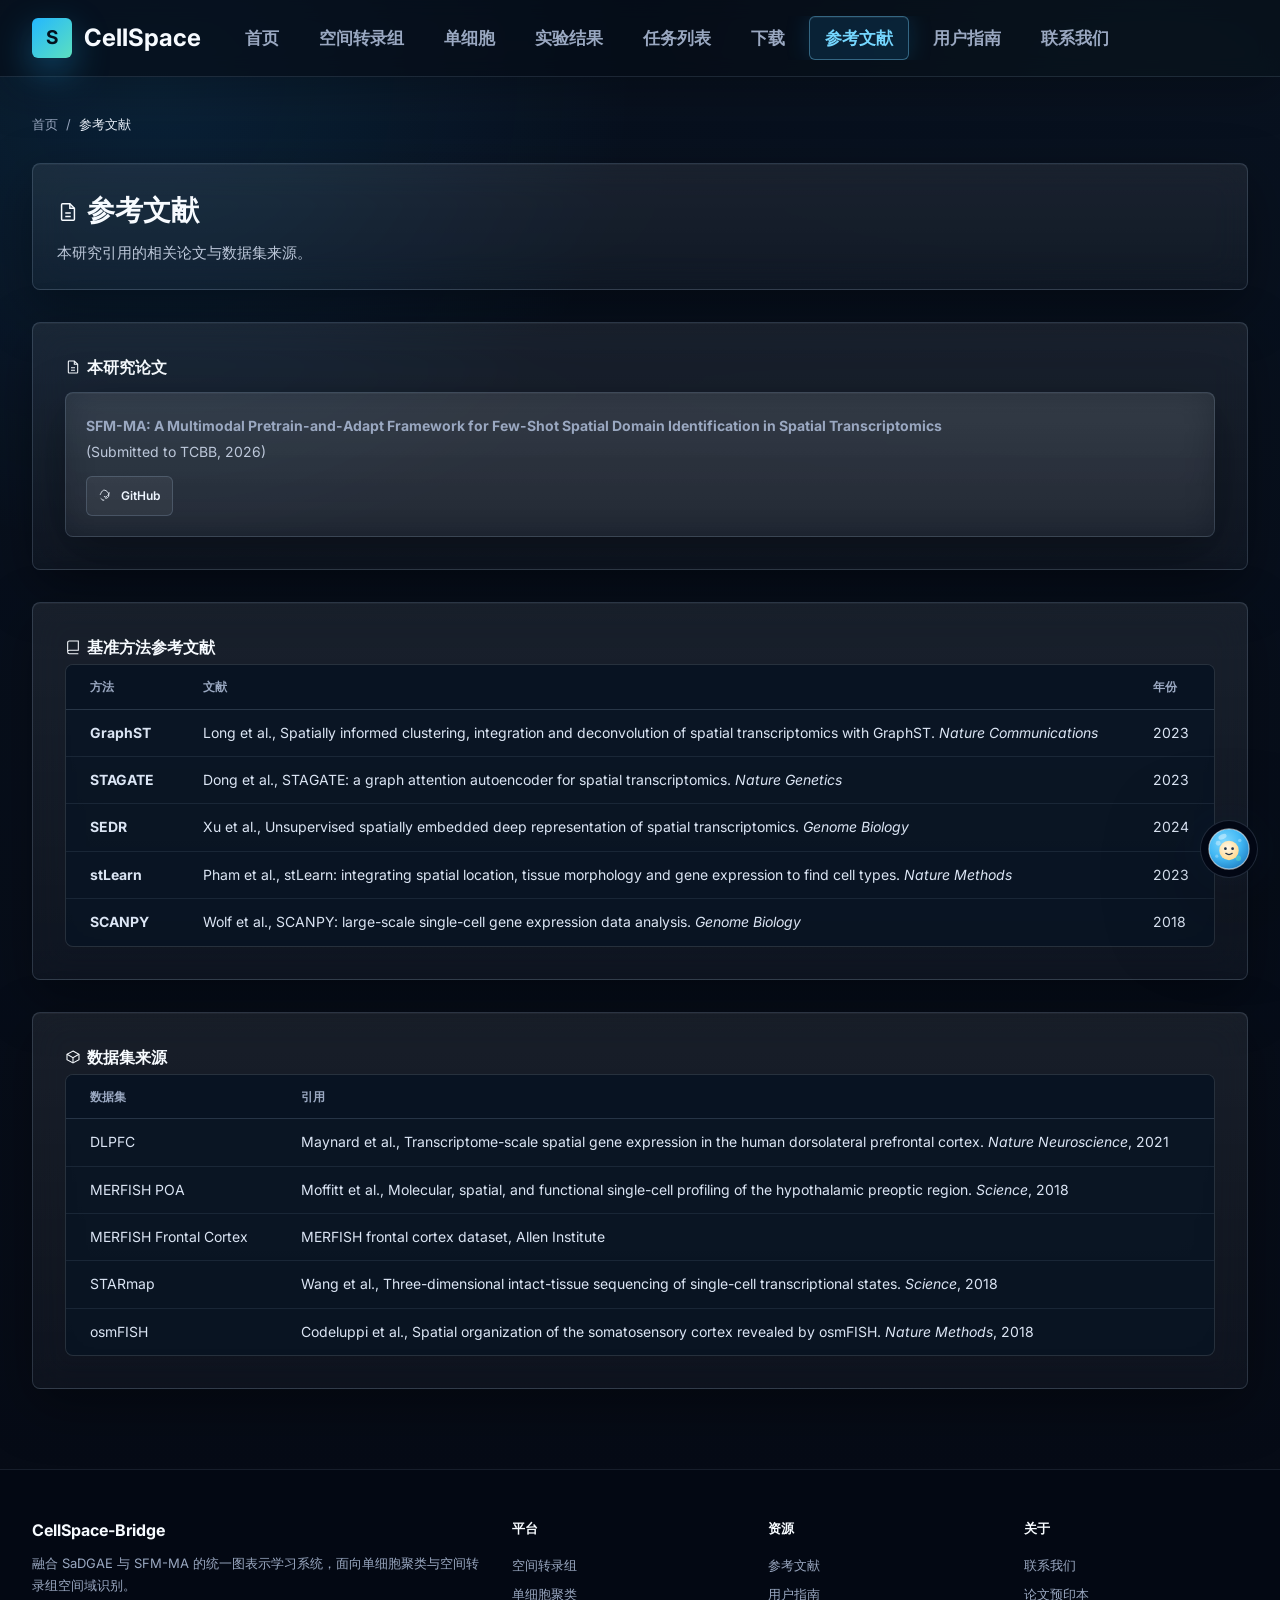
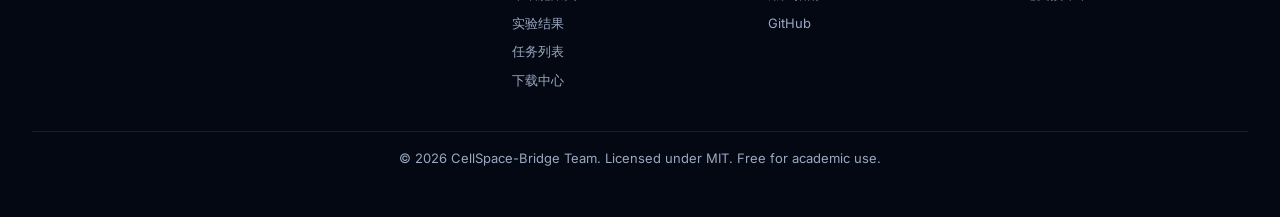
<file: references.html>
<!DOCTYPE html>
<html lang="zh-CN">
<head>
<meta charset="UTF-8">
<meta name="viewport" content="width=device-width, initial-scale=1.0">
<title>参考文献 — SFM-MA — Unified Graph Omics System</title>
<link rel="icon" href="data:image/svg+xml,<svg xmlns='http://www.w3.org/2000/svg' viewBox='0 0 32 32'><rect width='32' height='32' rx='8' fill='%230075de'/><text x='16' y='23' font-size='20' font-weight='bold' fill='white' text-anchor='middle'>S</text></svg>">
<link rel="stylesheet" href="static/css/style.css">
<script src="static/js/echarts.min.js"></script>
<script>window.SFM_STATIC={base:"static/"};</script>
<script src="static/js/app.js"></script>
<script src="static/js/assistant.js"></script>

</head>
<body>

<!-- Navigation -->
<nav class="navbar">
  <div class="navbar-inner">
    <a href="index.html" class="navbar-logo">
      <span class="logo-icon">S</span>
      CellSpace
    </a>
    <div class="navbar-links" id="navLinks">
      <a href="index.html" class="nav-link ">
        <span class="nav-icon"><svg viewBox="0 0 24 24" fill="none" stroke="currentColor" stroke-width="1.5"><path d="M3 10.5 12 3l9 7.5"/><path d="M5 9.5V21h14V9.5"/></svg></span>首页
      </a>
      <a href="predict.html" class="nav-link ">
        <span class="nav-icon"><svg viewBox="0 0 24 24" fill="none" stroke="currentColor" stroke-width="1.5"><path d="M9 3h6M10 3v5.5L4.8 18a2 2 0 0 0 1.8 3h10.8a2 2 0 0 0 1.8-3L14 8.5V3"/></svg></span>空间转录组
      </a>
      <a href="singlecell.html" class="nav-link ">
        <span class="nav-icon"><svg viewBox="0 0 24 24" fill="none" stroke="currentColor" stroke-width="1.5"><circle cx="7" cy="7" r="2.4"/><circle cx="17" cy="7" r="2.4"/><circle cx="12" cy="17" r="2.4"/><path d="M9 8.5 11 15M15 8.5 13 15M9.2 7h5.6"/></svg></span>单细胞
      </a>
      <a href="merfish.html" class="nav-link ">
        <span class="nav-icon"><svg viewBox="0 0 24 24" fill="none" stroke="currentColor" stroke-width="1.5"><path d="M4 19.5A2.5 2.5 0 0 1 6.5 17H20"/><path d="M6.5 2H20v20H6.5A2.5 2.5 0 0 1 4 19.5v-15A2.5 2.5 0 0 1 6.5 2z"/><path d="M9 7h6M9 11h6M9 15h4"/></svg></span>实验结果
      </a>
      <a href="tasks.html" class="nav-link ">
        <span class="nav-icon"><svg viewBox="0 0 24 24" fill="none" stroke="currentColor" stroke-width="1.5"><path d="M8 6h12M8 12h12M8 18h12"/><path d="M3.5 6h.01M3.5 12h.01M3.5 18h.01"/></svg></span>任务列表
      </a>
      <a href="download.html" class="nav-link ">
        <span class="nav-icon"><svg viewBox="0 0 24 24" fill="none" stroke="currentColor" stroke-width="1.5"><path d="M12 3v12"/><path d="m7 11 5 5 5-5"/><path d="M4 21h16"/></svg></span>下载
      </a>
      <a href="references.html" class="nav-link active">
        <span class="nav-icon"><svg viewBox="0 0 24 24" fill="none" stroke="currentColor" stroke-width="1.5"><path d="M14 3H6a1 1 0 0 0-1 1v16a1 1 0 0 0 1 1h12a1 1 0 0 0 1-1V8z"/><path d="M14 3v5h5M9 13h6M9 17h6"/></svg></span>参考文献
      </a>
      <a href="guide.html" class="nav-link ">
        <span class="nav-icon"><svg viewBox="0 0 24 24" fill="none" stroke="currentColor" stroke-width="1.5"><path d="M4 19.5A2.5 2.5 0 0 1 6.5 17H20V3H6.5A2.5 2.5 0 0 0 4 5.5z"/><path d="M4 19.5A2.5 2.5 0 0 0 6.5 22H20"/></svg></span>用户指南
      </a>
      <a href="contact.html" class="nav-link ">
        <span class="nav-icon"><svg viewBox="0 0 24 24" fill="none" stroke="currentColor" stroke-width="1.5"><rect x="3" y="5" width="18" height="14" rx="1"/><path d="m3 7 9 6 9-6"/></svg></span>联系我们
      </a>
    </div>
    <button class="navbar-toggle" onclick="toggleNav()" aria-label="导航菜单">☰</button>
  </div>
</nav>


<section class="page-content" style="padding-top: 32px;">
<div class="page-content-inner">
  <div class="breadcrumb">
    <a href="index.html">首页</a> <span>/</span> <span style="color: var(--gray-700);">参考文献</span>
  </div>
  <div class="page-header">
    <h1><svg viewBox="0 0 24 24" width="22" height="22" fill="none" stroke="currentColor" stroke-width="1.6" style="vertical-align:-3px;margin-right:8px;"><path d="M14 3H6a1 1 0 0 0-1 1v16a1 1 0 0 0 1 1h12a1 1 0 0 0 1-1V8z"/><path d="M14 3v5h5M9 13h6M9 17h6"/></svg>参考文献</h1>
    <p>本研究引用的相关论文与数据集来源。</p>
  </div>

  <div class="form-section">
    <h3><svg viewBox="0 0 24 24" width="16" height="16" fill="none" stroke="currentColor" stroke-width="1.6" style="vertical-align:-2px;margin-right:6px;"><path d="M14 3H6a1 1 0 0 0-1 1v16a1 1 0 0 0 1 1h12a1 1 0 0 0 1-1V8z"/><path d="M14 3v5h5M9 13h6M9 17h6"/></svg>本研究论文</h3>
    <div class="card" style="margin-top: 12px; padding: 20px;">
      <p style="font-size: 14px; line-height: 1.8;">
        <strong>SFM-MA: A Multimodal Pretrain-and-Adapt Framework for Few-Shot Spatial Domain Identification in Spatial Transcriptomics</strong><br>
        <span style="color: var(--gray-500);">(Submitted to TCBB, 2026)</span>
      </p>
      <div style="margin-top: 12px; display: flex; gap: 8px;">
        <a href="https://github.com/lxh321123/SFM-MA" target="_blank" class="btn btn-sm btn-outline"><svg viewBox="0 0 24 24" width="14" height="14" fill="none" stroke="currentColor" stroke-width="1.6"><path d="M9 19c-4 1.5-4-2.5-6-3m12-4c0-2 2-3 2-4 0-1 .5-2 1-2m-5 6a2 2 0 0 1-4 0m-7-2C5 3 7 2 9 2c4 0 8 5 8 8 0 5-4 6-6 6"/></svg>GitHub</a>
      </div>
    </div>
  </div>

  <div class="form-section">
    <h3><svg viewBox="0 0 24 24" width="16" height="16" fill="none" stroke="currentColor" stroke-width="1.6" style="vertical-align:-2px;margin-right:6px;"><path d="M4 19.5A2.5 2.5 0 0 1 6.5 17H20V3H6.5A2.5 2.5 0 0 0 4 5.5z"/><path d="M4 19.5A2.5 2.5 0 0 0 6.5 22H20"/></svg>基准方法参考文献</h3>
    <div class="table-container" style="box-shadow: none; border: 1px solid var(--gray-200);">
      <table>
        <thead><tr><th>方法</th><th>文献</th><th>年份</th></tr></thead>
        <tbody>
          <tr><td><strong>GraphST</strong></td><td>Long et al., Spatially informed clustering, integration and deconvolution of spatial transcriptomics with GraphST. <em>Nature Communications</em></td><td>2023</td></tr>
          <tr><td><strong>STAGATE</strong></td><td>Dong et al., STAGATE: a graph attention autoencoder for spatial transcriptomics. <em>Nature Genetics</em></td><td>2023</td></tr>
          <tr><td><strong>SEDR</strong></td><td>Xu et al., Unsupervised spatially embedded deep representation of spatial transcriptomics. <em>Genome Biology</em></td><td>2024</td></tr>
          <tr><td><strong>stLearn</strong></td><td>Pham et al., stLearn: integrating spatial location, tissue morphology and gene expression to find cell types. <em>Nature Methods</em></td><td>2023</td></tr>
          <tr><td><strong>SCANPY</strong></td><td>Wolf et al., SCANPY: large-scale single-cell gene expression data analysis. <em>Genome Biology</em></td><td>2018</td></tr>
        </tbody>
      </table>
    </div>
  </div>

  <div class="form-section">
    <h3><svg viewBox="0 0 24 24" width="16" height="16" fill="none" stroke="currentColor" stroke-width="1.6" style="vertical-align:-2px;margin-right:6px;"><path d="M12 3l9 5v8l-9 5-9-5V8z"/><path d="M3 8l9 5 9-5M12 13v7"/></svg>数据集来源</h3>
    <div class="table-container" style="box-shadow: none; border: 1px solid var(--gray-200);">
      <table>
        <thead><tr><th>数据集</th><th>引用</th></tr></thead>
        <tbody>
          <tr><td>DLPFC</td><td>Maynard et al., Transcriptome-scale spatial gene expression in the human dorsolateral prefrontal cortex. <em>Nature Neuroscience</em>, 2021</td></tr>
          <tr><td>MERFISH POA</td><td>Moffitt et al., Molecular, spatial, and functional single-cell profiling of the hypothalamic preoptic region. <em>Science</em>, 2018</td></tr>
          <tr><td>MERFISH Frontal Cortex</td><td>MERFISH frontal cortex dataset, Allen Institute</td></tr>
          <tr><td>STARmap</td><td>Wang et al., Three-dimensional intact-tissue sequencing of single-cell transcriptional states. <em>Science</em>, 2018</td></tr>
          <tr><td>osmFISH</td><td>Codeluppi et al., Spatial organization of the somatosensory cortex revealed by osmFISH. <em>Nature Methods</em>, 2018</td></tr>
        </tbody>
      </table>
    </div>
  </div>
</div>
</section>


<!-- Footer -->
<footer class="footer">
  <div class="footer-inner">
    <div class="footer-brand">
      <h4>CellSpace-Bridge</h4>
      <p>融合 SaDGAE 与 SFM-MA 的统一图表示学习系统，面向单细胞聚类与空间转录组空间域识别。</p>
    </div>
    <div class="footer-col">
      <h5>平台</h5>
      <a href="predict.html">空间转录组</a>
      <a href="singlecell.html">单细胞聚类</a>
      <a href="merfish.html">实验结果</a>
      <a href="tasks.html">任务列表</a>
      <a href="download.html">下载中心</a>
    </div>
    <div class="footer-col">
      <h5>资源</h5>
      <a href="references.html">参考文献</a>
      <a href="guide.html">用户指南</a>
      <a href="https://github.com/lxh321123/SFM-MA" target="_blank">GitHub</a>
    </div>
    <div class="footer-col">
      <h5>关于</h5>
      <a href="contact.html">联系我们</a>
      <a href="https://arxiv.org" target="_blank">论文预印本</a>
    </div>
  </div>
  <div class="footer-bottom">
    © 2026 CellSpace-Bridge Team. Licensed under MIT. Free for academic use.
  </div>
</footer>

<script>
function toggleNav() {
  document.getElementById('navLinks').classList.toggle('open');
}
// 点击页面其他区域关闭导航
document.addEventListener('click', function(e) {
  if (!e.target.closest('.navbar')) {
    document.getElementById('navLinks').classList.remove('open');
  }
});
</script>


<script>
/* 静态模式：把页面上残留的 /api/download/<key> 链接改写到 files/ 实际文件 */
(function () {
  if (!window.SFM_STATIC) return;
  fetch(window.SFM_STATIC.base + 'data/downloads.json')
    .then(function (r) { return r.json(); })
    .then(function (list) {
      var by = {};
      list.forEach(function (i) { by[i.key] = i; });
      document.querySelectorAll('a[href*="/api/download/"]').forEach(function (a) {
        var key = a.getAttribute('href').split('/api/download/')[1];
        var item = by[key];
        if (item && item.available) {
          // href 已是相对站点根的 files/xxx，页面本身也在根目录，直接用即可
          a.setAttribute('href', item.href);
          a.setAttribute('download', item.filename);
        } else {
          a.classList.add('disabled');
          a.removeAttribute('href');
          a.title = item && item.reason ? item.reason : '该文件未包含在静态站点中';
        }
      });
    });
})();
</script>
</body>
</html>
</file>
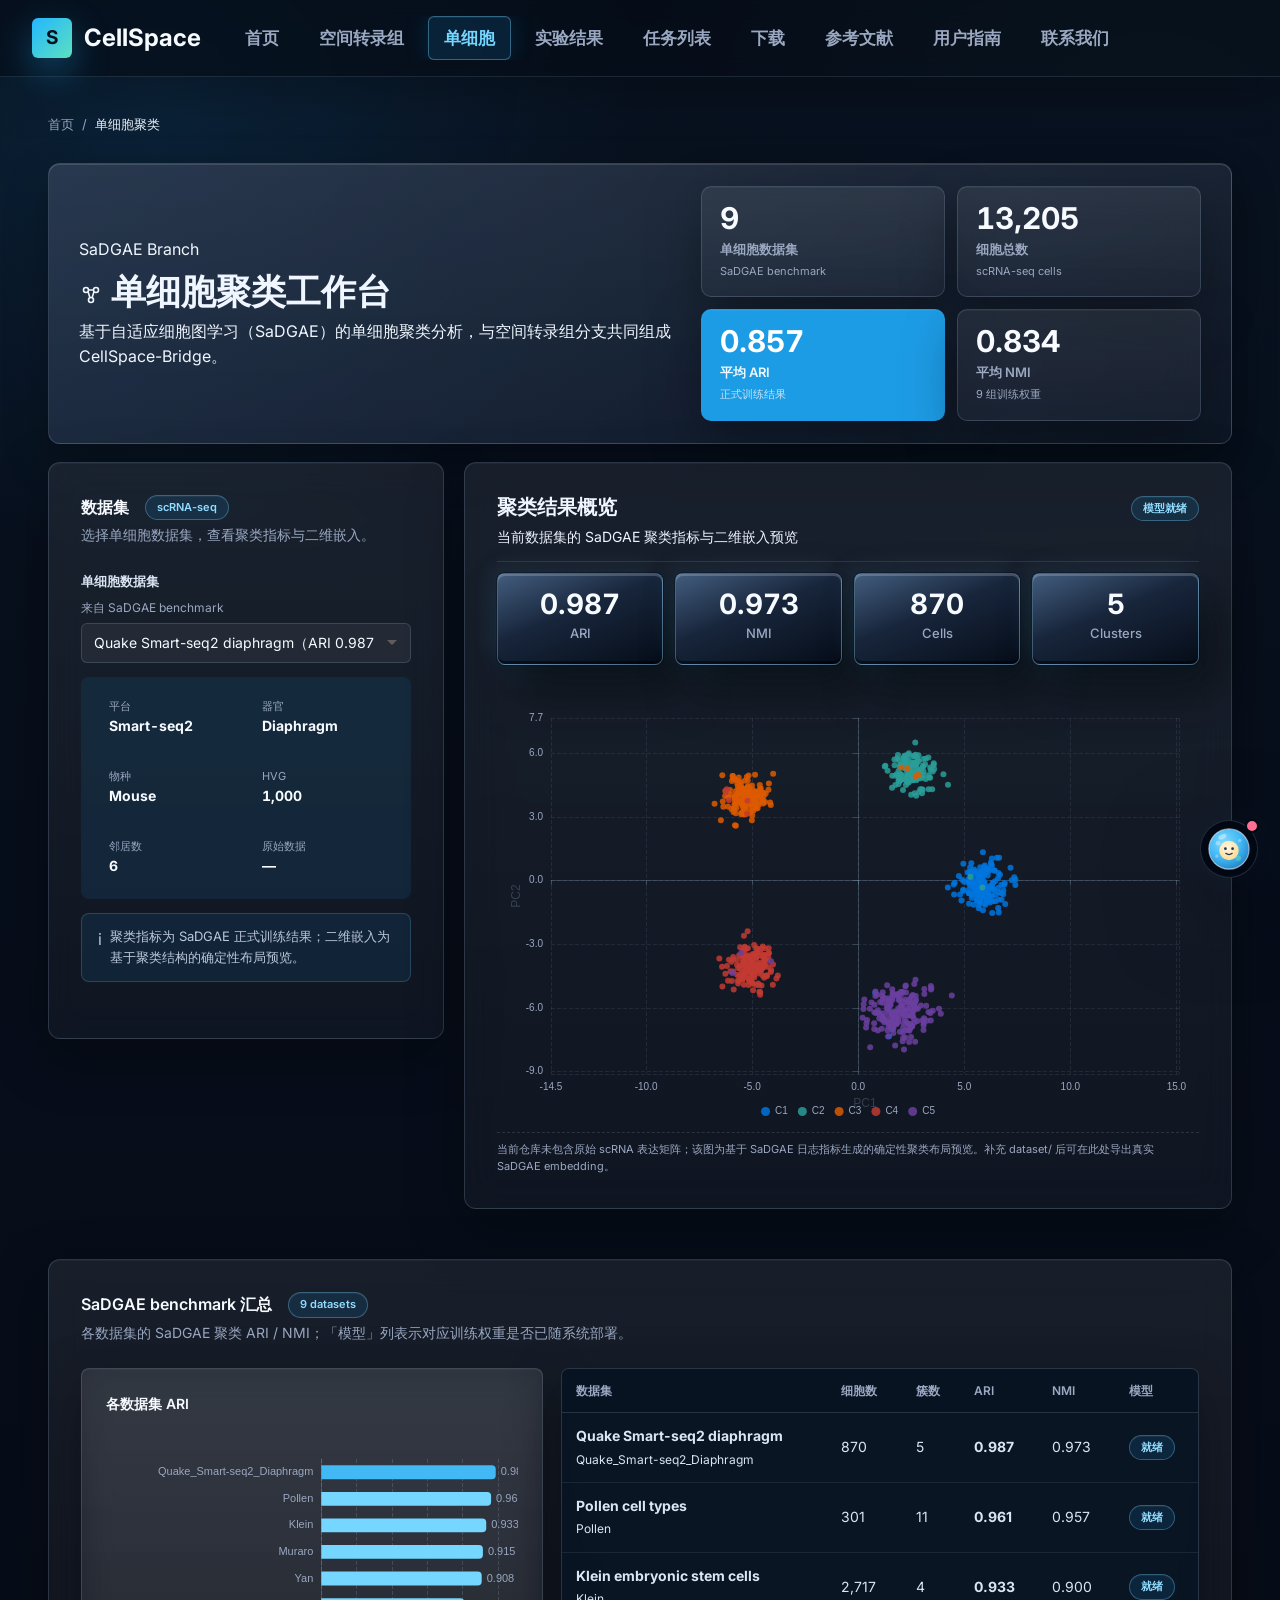
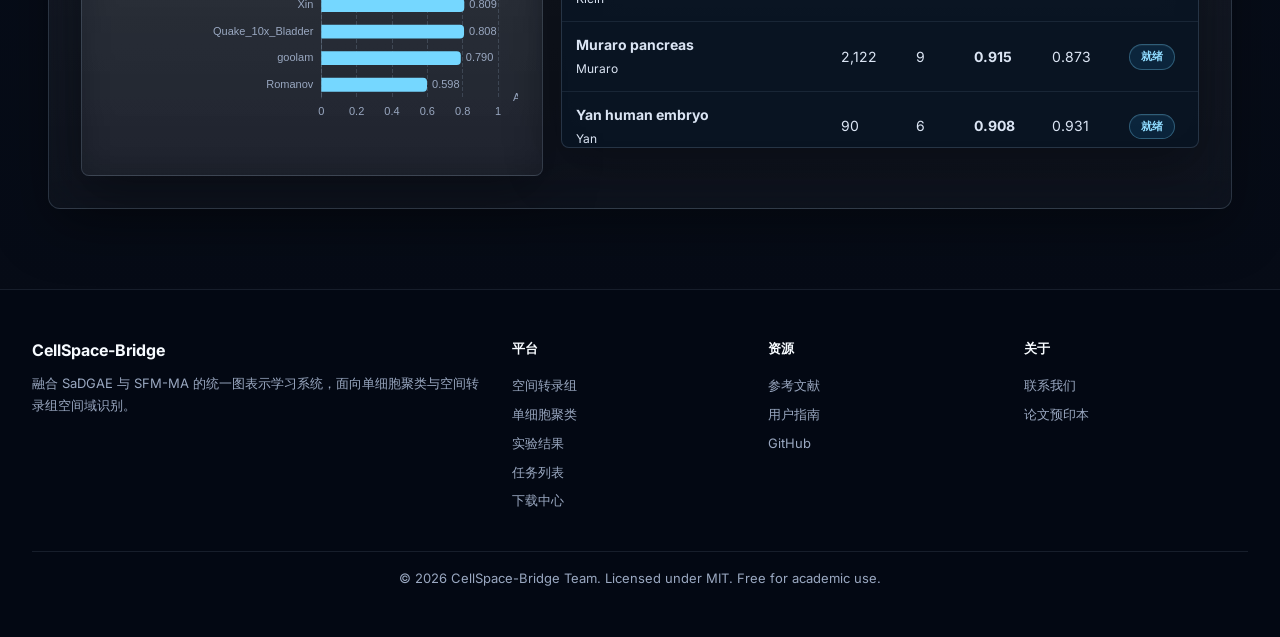
<file: singlecell.html>
<!DOCTYPE html>
<html lang="zh-CN">
<head>
<meta charset="UTF-8">
<meta name="viewport" content="width=device-width, initial-scale=1.0">
<title>单细胞聚类 — SaDGAE — Unified Graph Omics System</title>
<link rel="icon" href="data:image/svg+xml,<svg xmlns='http://www.w3.org/2000/svg' viewBox='0 0 32 32'><rect width='32' height='32' rx='8' fill='%230075de'/><text x='16' y='23' font-size='20' font-weight='bold' fill='white' text-anchor='middle'>S</text></svg>">
<link rel="stylesheet" href="static/css/style.css">
<script src="static/js/echarts.min.js"></script>
<script>window.SFM_STATIC={base:"static/"};</script>
<script src="static/js/app.js"></script>
<script src="static/js/assistant.js"></script>

</head>
<body>

<!-- Navigation -->
<nav class="navbar">
  <div class="navbar-inner">
    <a href="index.html" class="navbar-logo">
      <span class="logo-icon">S</span>
      CellSpace
    </a>
    <div class="navbar-links" id="navLinks">
      <a href="index.html" class="nav-link ">
        <span class="nav-icon"><svg viewBox="0 0 24 24" fill="none" stroke="currentColor" stroke-width="1.5"><path d="M3 10.5 12 3l9 7.5"/><path d="M5 9.5V21h14V9.5"/></svg></span>首页
      </a>
      <a href="predict.html" class="nav-link ">
        <span class="nav-icon"><svg viewBox="0 0 24 24" fill="none" stroke="currentColor" stroke-width="1.5"><path d="M9 3h6M10 3v5.5L4.8 18a2 2 0 0 0 1.8 3h10.8a2 2 0 0 0 1.8-3L14 8.5V3"/></svg></span>空间转录组
      </a>
      <a href="singlecell.html" class="nav-link active">
        <span class="nav-icon"><svg viewBox="0 0 24 24" fill="none" stroke="currentColor" stroke-width="1.5"><circle cx="7" cy="7" r="2.4"/><circle cx="17" cy="7" r="2.4"/><circle cx="12" cy="17" r="2.4"/><path d="M9 8.5 11 15M15 8.5 13 15M9.2 7h5.6"/></svg></span>单细胞
      </a>
      <a href="merfish.html" class="nav-link ">
        <span class="nav-icon"><svg viewBox="0 0 24 24" fill="none" stroke="currentColor" stroke-width="1.5"><path d="M4 19.5A2.5 2.5 0 0 1 6.5 17H20"/><path d="M6.5 2H20v20H6.5A2.5 2.5 0 0 1 4 19.5v-15A2.5 2.5 0 0 1 6.5 2z"/><path d="M9 7h6M9 11h6M9 15h4"/></svg></span>实验结果
      </a>
      <a href="tasks.html" class="nav-link ">
        <span class="nav-icon"><svg viewBox="0 0 24 24" fill="none" stroke="currentColor" stroke-width="1.5"><path d="M8 6h12M8 12h12M8 18h12"/><path d="M3.5 6h.01M3.5 12h.01M3.5 18h.01"/></svg></span>任务列表
      </a>
      <a href="download.html" class="nav-link ">
        <span class="nav-icon"><svg viewBox="0 0 24 24" fill="none" stroke="currentColor" stroke-width="1.5"><path d="M12 3v12"/><path d="m7 11 5 5 5-5"/><path d="M4 21h16"/></svg></span>下载
      </a>
      <a href="references.html" class="nav-link ">
        <span class="nav-icon"><svg viewBox="0 0 24 24" fill="none" stroke="currentColor" stroke-width="1.5"><path d="M14 3H6a1 1 0 0 0-1 1v16a1 1 0 0 0 1 1h12a1 1 0 0 0 1-1V8z"/><path d="M14 3v5h5M9 13h6M9 17h6"/></svg></span>参考文献
      </a>
      <a href="guide.html" class="nav-link ">
        <span class="nav-icon"><svg viewBox="0 0 24 24" fill="none" stroke="currentColor" stroke-width="1.5"><path d="M4 19.5A2.5 2.5 0 0 1 6.5 17H20V3H6.5A2.5 2.5 0 0 0 4 5.5z"/><path d="M4 19.5A2.5 2.5 0 0 0 6.5 22H20"/></svg></span>用户指南
      </a>
      <a href="contact.html" class="nav-link ">
        <span class="nav-icon"><svg viewBox="0 0 24 24" fill="none" stroke="currentColor" stroke-width="1.5"><rect x="3" y="5" width="18" height="14" rx="1"/><path d="m3 7 9 6 9-6"/></svg></span>联系我们
      </a>
    </div>
    <button class="navbar-toggle" onclick="toggleNav()" aria-label="导航菜单">☰</button>
  </div>
</nav>



<section class="page-content singlecell-page" style="padding-top: 32px;">
<div class="page-content-inner">

  <div class="breadcrumb">
    <a href="index.html">首页</a> <span>/</span> <span style="color: var(--gray-700);">单细胞聚类</span>
  </div>

  <div class="scrna-hero">
    <div>
      <span class="badge">SaDGAE Branch</span>
      <h1><svg viewBox="0 0 24 24" width="24" height="24" fill="none" stroke="currentColor" stroke-width="1.6" style="vertical-align:-3px;margin-right:8px;"><circle cx="7" cy="7" r="2.5"/><circle cx="17" cy="7" r="2.5"/><circle cx="12" cy="17" r="2.5"/><path d="M9 8.5 11 15M15 8.5 13 15M9.2 7h5.6"/></svg>单细胞聚类工作台</h1>
      <p>基于自适应细胞图学习（SaDGAE）的单细胞聚类分析，与空间转录组分支共同组成 CellSpace-Bridge。</p>
    </div>
    <div class="scrna-kpis" id="scrnaKpis">
      <div class="kpi-card skeleton"></div><div class="kpi-card skeleton"></div>
      <div class="kpi-card skeleton"></div><div class="kpi-card skeleton"></div>
    </div>
  </div>

  <div class="scrna-workbench">
    <aside class="form-section scrna-sidebar">
      <div class="section-title-row">
        <h3>数据集</h3>
        <span class="pill pill-primary">scRNA-seq</span>
      </div>
      <p class="form-desc">选择单细胞数据集，查看聚类指标与二维嵌入。</p>

      <div class="form-group">
        <label>单细胞数据集</label>
        <div class="label-desc">来自 SaDGAE benchmark</div>
        <select class="form-control" id="scrnaSelect">
          <option value="">— 加载中 —</option>
        </select>
      </div>

      <div id="scrnaInfo"></div>

      <div class="form-tip scrna-tip">
        <span class="tip-icon">i</span>
        <span>聚类指标为 SaDGAE 正式训练结果；二维嵌入为基于聚类结构的确定性布局预览。</span>
      </div>
    </aside>

    <main class="form-section scrna-main">
      <div class="scrna-result-head">
        <div>
          <h3>聚类结果概览</h3>
          <p>当前数据集的 SaDGAE 聚类指标与二维嵌入预览</p>
        </div>
        <span class="pill" id="scrnaStatus">—</span>
      </div>
      <div class="stat-grid scrna-stat-grid">
        <div class="stat-card"><div class="stat-value" id="scrnaAri">—</div><div class="stat-label">ARI</div></div>
        <div class="stat-card"><div class="stat-value" id="scrnaNmi">—</div><div class="stat-label">NMI</div></div>
        <div class="stat-card"><div class="stat-value" id="scrnaCells">—</div><div class="stat-label">Cells</div></div>
        <div class="stat-card"><div class="stat-value" id="scrnaClusters">—</div><div class="stat-label">Clusters</div></div>
      </div>
      <div id="scrnaEmbedding" class="scrna-embedding"></div>
      <p class="chart-note" id="scrnaNote"></p>
    </main>
  </div>

  <div class="form-section scrna-benchmark-section">
    <div class="section-title-row">
      <h3>SaDGAE benchmark 汇总</h3>
      <span class="pill pill-primary">9 datasets</span>
    </div>
    <p class="form-desc">各数据集的 SaDGAE 聚类 ARI / NMI；「模型」列表示对应训练权重是否已随系统部署。</p>
    <div class="scrna-benchmark-grid">
      <div class="chart-panel">
        <h4>各数据集 ARI</h4>
        <div id="scrnaAriChart" style="height: 320px;"></div>
      </div>
      <div class="table-container" style="margin:0;">
        <table>
          <thead>
            <tr>
              <th>数据集</th><th>细胞数</th><th>簇数</th><th>ARI</th><th>NMI</th><th>模型</th>
            </tr>
          </thead>
          <tbody id="scrnaTable">
            <tr><td colspan="6" style="text-align:center;padding:32px;color:var(--gray-400);">加载中…</td></tr>
          </tbody>
        </table>
      </div>
    </div>
  </div>

</div>
</section>

<script>
(function () {
  var S = window.SFM;
  var DATA = null;
  var $ = function (id) { return document.getElementById(id); };

  function byName(name) {
    return (DATA.datasets || []).filter(function (d) { return d.name === name; })[0];
  }

  function modelReady(d) {
    var m = d.model_files || {};
    return m.ae && m.gnn && m.pretrain && m.final;
  }

  function renderKpis(summary) {
    var items = [
      { v: summary.n_datasets, l: '单细胞数据集', s: 'SaDGAE benchmark' },
      { v: S.fmtInt(summary.total_cells), l: '细胞总数', s: 'scRNA-seq cells' },
      { v: S.fmt(summary.avg_ari, 3), l: '平均 ARI', s: '正式训练结果', hi: true },
      { v: S.fmt(summary.avg_nmi, 3), l: '平均 NMI', s: summary.model_ready + ' 组训练权重' }
    ];
    $('scrnaKpis').innerHTML = items.map(function (i) {
      return '<div class="kpi-card' + (i.hi ? ' kpi-hi' : '') + '">' +
        '<div class="kpi-value">' + i.v + '</div>' +
        '<div class="kpi-label">' + i.l + '</div>' +
        '<div class="kpi-sub">' + i.s + '</div></div>';
    }).join('');
  }

  function renderInfo(d) {
    $('scrnaInfo').innerHTML =
      '<div class="viz-meta" style="margin-top:12px;margin-bottom:0;">' +
      '<div>平台<b>' + d.platform + '</b></div>' +
      '<div>器官<b>' + d.organ + '</b></div>' +
      '<div>物种<b>' + d.species + '</b></div>' +
      '<div>HVG<b>' + S.fmtInt(d.hvg) + '</b></div>' +
      '<div>邻居数<b>' + d.neighbors + '</b></div>' +
      '<div>原始数据<b>' + (d.data_available ? '已就绪' : '—') + '</b></div>' +
      '</div>';
  }

  function renderViz(name) {
    var d = byName(name);
    if (!d) return;
    renderInfo(d);
    // 结果解读助手（小胞）
    if (S.assistant) {
      S.assistant.scrna({
        name: d.name, label: d.label, ari: d.ari, nmi: d.nmi,
        nCells: d.n_cells, nClusters: d.n_clusters, modelReady: modelReady(d)
      });
    }
    $('scrnaAri').textContent = S.fmt(d.ari, 3);
    $('scrnaNmi').textContent = S.fmt(d.nmi, 3);
    $('scrnaCells').textContent = S.fmtInt(d.n_cells);
    $('scrnaClusters').textContent = d.n_clusters;
    $('scrnaStatus').className = 'pill ' + (modelReady(d) ? 'pill-primary' : '');
    $('scrnaStatus').textContent = modelReady(d) ? '模型就绪' : '部分就绪';

    S.api('/api/scrna/visualize/' + encodeURIComponent(name), { noCache: true })
      .then(function (v) {
        S.scatterByCategory('scrnaEmbedding', '', v.x, v.y, v.pred, {
          symbolSize: v.x.length > 1000 ? 4 : 6,
          embedding: true,
          equalAspect: true
        });
        $('scrnaNote').textContent = v.embedding_note || '';
      })
      .catch(function (e) {
        $('scrnaNote').innerHTML = '<span class="alert alert-warn">可视化加载失败：' + e.message + '</span>';
      });
  }

  function renderTable(rows) {
    $('scrnaTable').innerHTML = rows.map(function (d) {
      return '<tr>' +
        '<td><strong>' + d.label + '</strong><br><span style="color:var(--text-muted);font-size:12px;">' + d.name + '</span></td>' +
        '<td>' + S.fmtInt(d.n_cells) + '</td>' +
        '<td>' + d.n_clusters + '</td>' +
        '<td><strong>' + S.fmt(d.ari, 3) + '</strong></td>' +
        '<td>' + S.fmt(d.nmi, 3) + '</td>' +
        '<td>' + (modelReady(d) ? '<span class="pill pill-primary">就绪</span>' : '<span class="pill">部分</span>') + '</td>' +
        '</tr>';
    }).join('');
  }

  S.api('/api/scrna/datasets').then(function (data) {
    DATA = data;
    renderKpis(data.summary || {});
    var rows = (data.datasets || []).slice().sort(function (a, b) { return b.ari - a.ari; });
    $('scrnaSelect').innerHTML = rows.map(function (d, i) {
      return '<option value="' + d.name + '">' + d.label + '（ARI ' + S.fmt(d.ari, 3) + '）</option>';
    }).join('');
    renderTable(rows);
    S.barCompare('scrnaAriChart', rows.map(function (d) { return d.name; }),
      rows.map(function (d) { return d.ari; }),
      { highlight: rows[0] && rows[0].name, xName: 'ARI', max: 1.0, barWidth: '52%' });
    if (rows[0]) {
      $('scrnaSelect').value = rows[0].name;
      renderViz(rows[0].name);
    }
  }).catch(function (e) {
    $('scrnaKpis').innerHTML = '<div class="alert alert-warn">单细胞数据加载失败：' + e.message +
      '<br>请刷新页面重试；若持续出现，请联系维护团队。</div>';
    $('scrnaSelect').innerHTML = '<option value="">加载失败</option>';
  });

  $('scrnaSelect').addEventListener('change', function () {
    renderViz(this.value);
  });
})();
</script>



<!-- Footer -->
<footer class="footer">
  <div class="footer-inner">
    <div class="footer-brand">
      <h4>CellSpace-Bridge</h4>
      <p>融合 SaDGAE 与 SFM-MA 的统一图表示学习系统，面向单细胞聚类与空间转录组空间域识别。</p>
    </div>
    <div class="footer-col">
      <h5>平台</h5>
      <a href="predict.html">空间转录组</a>
      <a href="singlecell.html">单细胞聚类</a>
      <a href="merfish.html">实验结果</a>
      <a href="tasks.html">任务列表</a>
      <a href="download.html">下载中心</a>
    </div>
    <div class="footer-col">
      <h5>资源</h5>
      <a href="references.html">参考文献</a>
      <a href="guide.html">用户指南</a>
      <a href="https://github.com/lxh321123/SFM-MA" target="_blank">GitHub</a>
    </div>
    <div class="footer-col">
      <h5>关于</h5>
      <a href="contact.html">联系我们</a>
      <a href="https://arxiv.org" target="_blank">论文预印本</a>
    </div>
  </div>
  <div class="footer-bottom">
    © 2026 CellSpace-Bridge Team. Licensed under MIT. Free for academic use.
  </div>
</footer>

<script>
function toggleNav() {
  document.getElementById('navLinks').classList.toggle('open');
}
// 点击页面其他区域关闭导航
document.addEventListener('click', function(e) {
  if (!e.target.closest('.navbar')) {
    document.getElementById('navLinks').classList.remove('open');
  }
});
</script>


<script>
/* 静态模式：把页面上残留的 /api/download/<key> 链接改写到 files/ 实际文件 */
(function () {
  if (!window.SFM_STATIC) return;
  fetch(window.SFM_STATIC.base + 'data/downloads.json')
    .then(function (r) { return r.json(); })
    .then(function (list) {
      var by = {};
      list.forEach(function (i) { by[i.key] = i; });
      document.querySelectorAll('a[href*="/api/download/"]').forEach(function (a) {
        var key = a.getAttribute('href').split('/api/download/')[1];
        var item = by[key];
        if (item && item.available) {
          // href 已是相对站点根的 files/xxx，页面本身也在根目录，直接用即可
          a.setAttribute('href', item.href);
          a.setAttribute('download', item.filename);
        } else {
          a.classList.add('disabled');
          a.removeAttribute('href');
          a.title = item && item.reason ? item.reason : '该文件未包含在静态站点中';
        }
      });
    });
})();
</script>
</body>
</html>
</file>
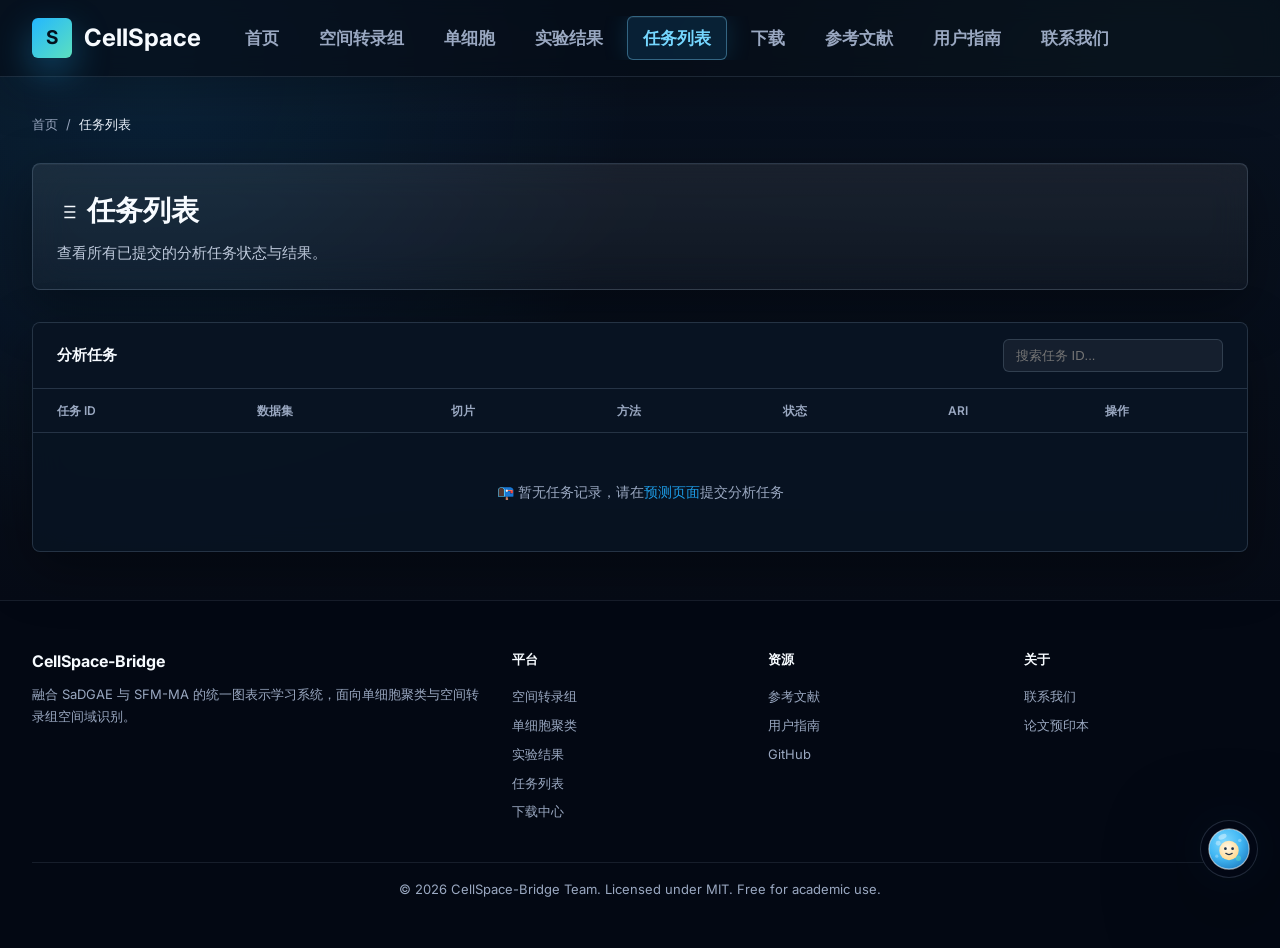
<file: tasks.html>
<!DOCTYPE html>
<html lang="zh-CN">
<head>
<meta charset="UTF-8">
<meta name="viewport" content="width=device-width, initial-scale=1.0">
<title>任务列表 — SFM-MA — Unified Graph Omics System</title>
<link rel="icon" href="data:image/svg+xml,<svg xmlns='http://www.w3.org/2000/svg' viewBox='0 0 32 32'><rect width='32' height='32' rx='8' fill='%230075de'/><text x='16' y='23' font-size='20' font-weight='bold' fill='white' text-anchor='middle'>S</text></svg>">
<link rel="stylesheet" href="static/css/style.css">
<script src="static/js/echarts.min.js"></script>
<script>window.SFM_STATIC={base:"static/"};</script>
<script src="static/js/app.js"></script>
<script src="static/js/assistant.js"></script>

</head>
<body>

<!-- Navigation -->
<nav class="navbar">
  <div class="navbar-inner">
    <a href="index.html" class="navbar-logo">
      <span class="logo-icon">S</span>
      CellSpace
    </a>
    <div class="navbar-links" id="navLinks">
      <a href="index.html" class="nav-link ">
        <span class="nav-icon"><svg viewBox="0 0 24 24" fill="none" stroke="currentColor" stroke-width="1.5"><path d="M3 10.5 12 3l9 7.5"/><path d="M5 9.5V21h14V9.5"/></svg></span>首页
      </a>
      <a href="predict.html" class="nav-link ">
        <span class="nav-icon"><svg viewBox="0 0 24 24" fill="none" stroke="currentColor" stroke-width="1.5"><path d="M9 3h6M10 3v5.5L4.8 18a2 2 0 0 0 1.8 3h10.8a2 2 0 0 0 1.8-3L14 8.5V3"/></svg></span>空间转录组
      </a>
      <a href="singlecell.html" class="nav-link ">
        <span class="nav-icon"><svg viewBox="0 0 24 24" fill="none" stroke="currentColor" stroke-width="1.5"><circle cx="7" cy="7" r="2.4"/><circle cx="17" cy="7" r="2.4"/><circle cx="12" cy="17" r="2.4"/><path d="M9 8.5 11 15M15 8.5 13 15M9.2 7h5.6"/></svg></span>单细胞
      </a>
      <a href="merfish.html" class="nav-link ">
        <span class="nav-icon"><svg viewBox="0 0 24 24" fill="none" stroke="currentColor" stroke-width="1.5"><path d="M4 19.5A2.5 2.5 0 0 1 6.5 17H20"/><path d="M6.5 2H20v20H6.5A2.5 2.5 0 0 1 4 19.5v-15A2.5 2.5 0 0 1 6.5 2z"/><path d="M9 7h6M9 11h6M9 15h4"/></svg></span>实验结果
      </a>
      <a href="tasks.html" class="nav-link active">
        <span class="nav-icon"><svg viewBox="0 0 24 24" fill="none" stroke="currentColor" stroke-width="1.5"><path d="M8 6h12M8 12h12M8 18h12"/><path d="M3.5 6h.01M3.5 12h.01M3.5 18h.01"/></svg></span>任务列表
      </a>
      <a href="download.html" class="nav-link ">
        <span class="nav-icon"><svg viewBox="0 0 24 24" fill="none" stroke="currentColor" stroke-width="1.5"><path d="M12 3v12"/><path d="m7 11 5 5 5-5"/><path d="M4 21h16"/></svg></span>下载
      </a>
      <a href="references.html" class="nav-link ">
        <span class="nav-icon"><svg viewBox="0 0 24 24" fill="none" stroke="currentColor" stroke-width="1.5"><path d="M14 3H6a1 1 0 0 0-1 1v16a1 1 0 0 0 1 1h12a1 1 0 0 0 1-1V8z"/><path d="M14 3v5h5M9 13h6M9 17h6"/></svg></span>参考文献
      </a>
      <a href="guide.html" class="nav-link ">
        <span class="nav-icon"><svg viewBox="0 0 24 24" fill="none" stroke="currentColor" stroke-width="1.5"><path d="M4 19.5A2.5 2.5 0 0 1 6.5 17H20V3H6.5A2.5 2.5 0 0 0 4 5.5z"/><path d="M4 19.5A2.5 2.5 0 0 0 6.5 22H20"/></svg></span>用户指南
      </a>
      <a href="contact.html" class="nav-link ">
        <span class="nav-icon"><svg viewBox="0 0 24 24" fill="none" stroke="currentColor" stroke-width="1.5"><rect x="3" y="5" width="18" height="14" rx="1"/><path d="m3 7 9 6 9-6"/></svg></span>联系我们
      </a>
    </div>
    <button class="navbar-toggle" onclick="toggleNav()" aria-label="导航菜单">☰</button>
  </div>
</nav>


<section class="page-content" style="padding-top: 32px;">
<div class="page-content-inner">
  <div class="breadcrumb">
    <a href="index.html">首页</a> <span>/</span> <span style="color: var(--gray-700);">任务列表</span>
  </div>
  <div class="page-header">
    <h1><svg viewBox="0 0 24 24" width="22" height="22" fill="none" stroke="currentColor" stroke-width="1.6" style="vertical-align:-3px;margin-right:8px;"><path d="M8 6h12M8 12h12M8 18h12"/><path d="M3.5 6h.01M3.5 12h.01M3.5 18h.01"/></svg>任务列表</h1>
    <p>查看所有已提交的分析任务状态与结果。</p>
  </div>

  <div class="table-container">
    <div class="table-header">
      <h3>分析任务</h3>
      <div class="table-search">
        <input type="text" placeholder="搜索任务 ID..." id="taskSearch" oninput="filterTasks()">
      </div>
    </div>
    <table>
      <thead>
        <tr>
          <th>任务 ID</th>
          <th>数据集</th>
          <th>切片</th>
          <th>方法</th>
          <th>状态</th>
          <th>ARI</th>
          <th>操作</th>
        </tr>
      </thead>
      <tbody id="taskTableBody">
        <tr id="noTasksRow">
          <td colspan="7" style="text-align: center; padding: 48px; color: var(--gray-400);">
            📭 暂无任务记录，请在<a href="predict.html">预测页面</a>提交分析任务
          </td>
        </tr>
      </tbody>
    </table>
  </div>
</div>
</section>

<script>
// 走 SFM.api：Flask 模式下请求 /api/tasks，静态托管时自动读浏览器 localStorage
async function loadTasks() {
  try {
    renderTasks(await window.SFM.api('/api/tasks', { noCache: true }));
  } catch (e) {
    console.warn('任务记录读取失败:', e);
  }
}

function renderTasks(tasks) {
  const tbody = document.getElementById('taskTableBody');
  if (!tasks || tasks.length === 0) return;
  document.getElementById('noTasksRow').style.display = 'none';
  tbody.innerHTML = tasks.map((t, i) => {
    const tid = `SFM-${String(i+1).padStart(4,'0')}`;
    const sl = t.slice || '';
    return `<tr>
      <td style="font-family: var(--font-mono); font-size: 12px;">${tid}</td>
      <td><strong>${t.dataset}</strong></td>
      <td>${sl || '—'}</td>
      <td>${t.method || 'SFM-MA'}</td>
      <td><span class="status-badge ${t.status || 'completed'}"><span class="status-dot"></span>${t.status === 'running' ? '运行中' : '已完成'}</span></td>
      <td><strong>${t.ari != null ? (typeof t.ari === 'number' ? t.ari.toFixed(4) : t.ari) : '—'}</strong></td>
      <td><a href="predict.html" class="btn btn-sm btn-outline">查看</a></td>
    </tr>`;
  }).join('');
}

function filterTasks() {
  const q = document.getElementById('taskSearch').value.toLowerCase();
  document.querySelectorAll('#taskTableBody tr:not(#noTasksRow)').forEach(tr => {
    tr.style.display = tr.textContent.toLowerCase().includes(q) ? '' : 'none';
  });
}

loadTasks();
</script>


<!-- Footer -->
<footer class="footer">
  <div class="footer-inner">
    <div class="footer-brand">
      <h4>CellSpace-Bridge</h4>
      <p>融合 SaDGAE 与 SFM-MA 的统一图表示学习系统，面向单细胞聚类与空间转录组空间域识别。</p>
    </div>
    <div class="footer-col">
      <h5>平台</h5>
      <a href="predict.html">空间转录组</a>
      <a href="singlecell.html">单细胞聚类</a>
      <a href="merfish.html">实验结果</a>
      <a href="tasks.html">任务列表</a>
      <a href="download.html">下载中心</a>
    </div>
    <div class="footer-col">
      <h5>资源</h5>
      <a href="references.html">参考文献</a>
      <a href="guide.html">用户指南</a>
      <a href="https://github.com/lxh321123/SFM-MA" target="_blank">GitHub</a>
    </div>
    <div class="footer-col">
      <h5>关于</h5>
      <a href="contact.html">联系我们</a>
      <a href="https://arxiv.org" target="_blank">论文预印本</a>
    </div>
  </div>
  <div class="footer-bottom">
    © 2026 CellSpace-Bridge Team. Licensed under MIT. Free for academic use.
  </div>
</footer>

<script>
function toggleNav() {
  document.getElementById('navLinks').classList.toggle('open');
}
// 点击页面其他区域关闭导航
document.addEventListener('click', function(e) {
  if (!e.target.closest('.navbar')) {
    document.getElementById('navLinks').classList.remove('open');
  }
});
</script>


<script>
/* 静态模式：把页面上残留的 /api/download/<key> 链接改写到 files/ 实际文件 */
(function () {
  if (!window.SFM_STATIC) return;
  fetch(window.SFM_STATIC.base + 'data/downloads.json')
    .then(function (r) { return r.json(); })
    .then(function (list) {
      var by = {};
      list.forEach(function (i) { by[i.key] = i; });
      document.querySelectorAll('a[href*="/api/download/"]').forEach(function (a) {
        var key = a.getAttribute('href').split('/api/download/')[1];
        var item = by[key];
        if (item && item.available) {
          // href 已是相对站点根的 files/xxx，页面本身也在根目录，直接用即可
          a.setAttribute('href', item.href);
          a.setAttribute('download', item.filename);
        } else {
          a.classList.add('disabled');
          a.removeAttribute('href');
          a.title = item && item.reason ? item.reason : '该文件未包含在静态站点中';
        }
      });
    });
})();
</script>
</body>
</html>
</file>
<file: web/static/css/style.css>
/* ==========================================================
   SFM-MA Web Demo — Design System
   ========================================================== */
:root {
  --primary: #006D77;
  --primary-light: #83C5BE;
  --primary-dark: #004C53;
  --accent: #FFB703;
  --accent-light: #FFE066;
  --bg: #f0f4f8;
  --bg-card: #ffffff;
  --text: #1a1a2e;
  --text-secondary: #5a6a7a;
  --text-light: #8899aa;
  --border: #e2e8f0;
  --shadow: 0 4px 20px rgba(0,0,0,0.06);
  --shadow-hover: 0 8px 32px rgba(0,0,0,0.10);
  --radius: 16px;
  --radius-sm: 10px;
  --transition: all 0.3s cubic-bezier(0.4,0,0.2,1);
  --font: 'Inter', 'Segoe UI', system-ui, -apple-system, sans-serif;
  --max-width: 1200px;
}

* { box-sizing: border-box; margin: 0; padding: 0; }
html { scroll-behavior: smooth; }
body {
  font-family: var(--font);
  background: var(--bg);
  color: var(--text);
  line-height: 1.6;
  -webkit-font-smoothing: antialiased;
}

/* ==========================================================
   PAGE 1 — 模型展示页
   ========================================================== */

/* ── Navigation ── */
.navbar {
  position: fixed;
  top: 0; left: 0; right: 0;
  z-index: 100;
  background: rgba(255,255,255,0.85);
  backdrop-filter: blur(20px);
  -webkit-backdrop-filter: blur(20px);
  border-bottom: 1px solid var(--border);
  padding: 0 2rem;
  height: 64px;
  display: flex;
  align-items: center;
  justify-content: space-between;
}
.navbar .logo {
  font-size: 1.2rem;
  font-weight: 700;
  color: var(--primary);
  letter-spacing: -0.5px;
}
.navbar .logo span { color: var(--accent); }
.navbar nav { display: flex; gap: 1.5rem; align-items: center; }
.navbar nav a {
  text-decoration: none;
  color: var(--text-secondary);
  font-size: 0.9rem;
  font-weight: 500;
  transition: var(--transition);
}
.navbar nav a:hover { color: var(--primary); }
.btn-nav {
  background: var(--primary);
  color: #fff !important;
  padding: 8px 20px;
  border-radius: 50px;
  font-weight: 600 !important;
  transition: var(--transition);
}
.btn-nav:hover { background: var(--primary-dark) !important; }

/* ── Hero Section ── */
.hero {
  padding: 140px 2rem 80px;
  max-width: var(--max-width);
  margin: 0 auto;
  display: flex;
  align-items: center;
  gap: 4rem;
}
.hero-content { flex: 1.2; }
.hero-content .badge {
  display: inline-block;
  background: var(--primary-light);
  color: var(--primary-dark);
  font-size: 0.75rem;
  font-weight: 600;
  padding: 4px 14px;
  border-radius: 50px;
  letter-spacing: 0.5px;
  margin-bottom: 1rem;
}
.hero-content h1 {
  font-size: 2.8rem;
  font-weight: 800;
  line-height: 1.2;
  color: var(--text);
  letter-spacing: -1px;
  margin-bottom: 0.8rem;
}
.hero-content h1 span { color: var(--primary); }
.hero-content .subtitle {
  font-size: 1.15rem;
  color: var(--text-secondary);
  line-height: 1.7;
  margin-bottom: 2rem;
  max-width: 600px;
}
.hero-visual {
  flex: 1;
  background: linear-gradient(135deg, var(--primary), var(--primary-dark));
  border-radius: var(--radius);
  padding: 2rem;
  min-height: 400px;
  display: flex;
  align-items: center;
  justify-content: center;
  color: #fff;
  position: relative;
  overflow: hidden;
}
.hero-visual::before {
  content: '';
  position: absolute;
  width: 200px;
  height: 200px;
  border-radius: 50%;
  background: rgba(255,255,255,0.05);
  top: -40px; right: -40px;
}
.hero-visual::after {
  content: '';
  position: absolute;
  width: 150px;
  height: 150px;
  border-radius: 50%;
  background: rgba(255,255,255,0.05);
  bottom: -30px; left: -30px;
}
.hero-visual .arch-placeholder {
  text-align: center;
  z-index: 1;
}
.hero-visual .arch-placeholder .icon { font-size: 3rem; margin-bottom: 0.5rem; }
.hero-visual .arch-placeholder p { font-size: 0.9rem; opacity: 0.8; }

/* ── Buttons ── */
.btn-group { display: flex; gap: 1rem; flex-wrap: wrap; }
.btn-primary, .btn-secondary {
  display: inline-flex;
  align-items: center;
  gap: 8px;
  padding: 12px 28px;
  border-radius: 50px;
  font-size: 0.95rem;
  font-weight: 600;
  text-decoration: none;
  transition: var(--transition);
  cursor: pointer;
  border: none;
}
.btn-primary {
  background: var(--primary);
  color: #fff;
  box-shadow: 0 4px 14px rgba(0,109,119,0.3);
}
.btn-primary:hover {
  background: var(--primary-dark);
  transform: translateY(-2px);
  box-shadow: 0 6px 20px rgba(0,109,119,0.4);
}
.btn-secondary {
  background: transparent;
  color: var(--primary);
  border: 2px solid var(--primary);
}
.btn-secondary:hover {
  background: var(--primary);
  color: #fff;
  transform: translateY(-2px);
}
.btn-accent {
  background: var(--accent);
  color: var(--text);
  box-shadow: 0 4px 14px rgba(255,183,3,0.3);
}
.btn-accent:hover {
  background: var(--accent-light);
  transform: translateY(-2px);
}

/* ── Section Common ── */
.section {
  max-width: var(--max-width);
  margin: 0 auto;
  padding: 80px 2rem;
}
.section-title {
  text-align: center;
  margin-bottom: 3rem;
}
.section-title h2 {
  font-size: 2rem;
  font-weight: 700;
  color: var(--text);
  margin-bottom: 0.5rem;
}
.section-title p {
  color: var(--text-secondary);
  font-size: 1rem;
  max-width: 600px;
  margin: 0 auto;
}

/* ── Architecture Section ── */
.arch-section {
  background: var(--bg-card);
  border-radius: var(--radius);
  box-shadow: var(--shadow);
  padding: 3rem;
}
.arch-section .arch-img {
  width: 100%;
  border-radius: var(--radius-sm);
  background: #f8fafc;
  border: 1px solid var(--border);
  overflow: hidden;
}
  font-size: 1rem;
}

/* ── Cards Grid ── */
.cards-grid {
  display: grid;
  grid-template-columns: repeat(auto-fit, minmax(280px, 1fr));
  gap: 1.5rem;
}
.feature-card {
  background: var(--bg-card);
  border-radius: var(--radius);
  padding: 2rem;
  box-shadow: var(--shadow);
  border: 1px solid var(--border);
  transition: var(--transition);
}
.feature-card:hover {
  transform: translateY(-4px);
  box-shadow: var(--shadow-hover);
}
.feature-card .icon {
  width: 48px;
  height: 48px;
  border-radius: 12px;
  display: flex;
  align-items: center;
  justify-content: center;
  font-size: 1.4rem;
  margin-bottom: 1rem;
}
.feature-card .icon.purple { background: #ede9fe; }
.feature-card .icon.blue { background: #dbeafe; }
.feature-card .icon.green { background: #d1fae5; }
.feature-card .icon.amber { background: #fef3c7; }
.feature-card h3 { font-size: 1.1rem; margin-bottom: 0.5rem; }
.feature-card p {
  font-size: 0.9rem;
  color: var(--text-secondary);
  line-height: 1.6;
}

/* ── Problem / Background ── */
.problem-box {
  background: var(--bg-card);
  border-radius: var(--radius);
  box-shadow: var(--shadow);
  padding: 2.5rem;
  border-left: 4px solid var(--primary);
  margin-bottom: 2rem;
}
.problem-box h3 { margin-bottom: 0.8rem; }
.problem-box p { color: var(--text-secondary); line-height: 1.8; }

/* ── Application Tags ── */
.tags {
  display: flex;
  flex-wrap: wrap;
  gap: 0.8rem;
  justify-content: center;
  margin-top: 1.5rem;
}
.tag {
  background: var(--bg-card);
  border: 1px solid var(--border);
  border-radius: 50px;
  padding: 8px 20px;
  font-size: 0.85rem;
  font-weight: 500;
  color: var(--text-secondary);
  transition: var(--transition);
}
.tag:hover {
  border-color: var(--primary);
  color: var(--primary);
  background: rgba(0,109,119,0.05);
}

/* ── CTA Section ── */
.cta-section {
  background: linear-gradient(135deg, var(--primary), var(--primary-dark));
  padding: 80px 2rem;
  text-align: center;
  color: #fff;
  margin-top: 2rem;
}
.cta-section h2 {
  font-size: 2rem;
  font-weight: 700;
  margin-bottom: 0.8rem;
}
.cta-section p {
  font-size: 1.05rem;
  opacity: 0.9;
  margin-bottom: 2rem;
  max-width: 500px;
  margin-left: auto;
  margin-right: auto;
}
.cta-section .btn-primary {
  background: #fff;
  color: var(--primary);
  box-shadow: 0 4px 14px rgba(0,0,0,0.2);
}

/* ==========================================================
   PAGE 2 — 推理 Demo 页
   ========================================================== */
.demo-layout {
  display: flex;
  height: 100vh;
  overflow: hidden;
}

/* ── Sidebar ── */
.demo-sidebar {
  width: 300px;
  min-width: 300px;
  background: var(--bg-card);
  border-right: 1px solid var(--border);
  padding: 1.5rem;
  display: flex;
  flex-direction: column;
  overflow-y: auto;
}
.demo-sidebar .logo {
  font-size: 1.1rem;
  font-weight: 700;
  color: var(--primary);
  margin-bottom: 2px;
}
.demo-sidebar .logo span { color: var(--accent); }
.demo-sidebar .back-link {
  font-size: 0.8rem;
  color: var(--text-light);
  text-decoration: none;
  display: inline-flex;
  align-items: center;
  gap: 4px;
  margin-bottom: 1.2rem;
}
.demo-sidebar .back-link:hover { color: var(--primary); }

.control-group { margin-bottom: 1rem; }
.control-group label {
  display: block;
  font-size: 0.78rem;
  font-weight: 600;
  color: var(--text-secondary);
  margin-bottom: 4px;
  text-transform: uppercase;
  letter-spacing: 0.3px;
}
.control-group select,
.control-group input {
  width: 100%;
  padding: 8px 12px;
  border: 1px solid var(--border);
  border-radius: var(--radius-sm);
  font-size: 0.85rem;
  font-family: var(--font);
  background: #fff;
  transition: var(--transition);
}
.control-group select:focus,
.control-group input:focus {
  outline: none;
  border-color: var(--primary);
  box-shadow: 0 0 0 3px rgba(0,109,119,0.1);
}

.run-btn {
  width: 100%;
  padding: 10px 20px;
  background: var(--primary);
  color: #fff;
  border: none;
  border-radius: var(--radius-sm);
  font-size: 0.9rem;
  font-weight: 600;
  cursor: pointer;
  transition: var(--transition);
  margin-top: 4px;
}
.run-btn:hover { background: var(--primary-dark); transform: translateY(-1px); }
.run-btn:disabled { background: #b0c4de; cursor: not-allowed; transform: none; }

.status {
  text-align: center;
  font-size: 0.78rem;
  color: var(--text-light);
  margin: 6px 0 10px;
  min-height: 20px;
}
.status.running { color: var(--primary); font-weight: 600; }
.status.done { color: #2e7d32; font-weight: 600; }

.log-box {
  flex: 1;
  background: #1a1a2e;
  color: #a0e8c0;
  border-radius: var(--radius-sm);
  padding: 10px;
  font-size: 0.72rem;
  font-family: 'JetBrains Mono', 'Consolas', monospace;
  line-height: 1.5;
  overflow-y: auto;
  white-space: pre-wrap;
  min-height: 120px;
  max-height: 35vh;
}

/* ── Main Content ── */
.demo-main {
  flex: 1;
  padding: 1.5rem;
  overflow-y: auto;
  background: var(--bg);
}

.demo-tabs {
  display: flex;
  gap: 0;
  margin-bottom: 1rem;
  background: var(--bg-card);
  border-radius: var(--radius-sm);
  padding: 4px;
  border: 1px solid var(--border);
  width: fit-content;
}
.demo-tab {
  padding: 8px 20px;
  border: none;
  background: transparent;
  font-size: 0.82rem;
  font-weight: 500;
  color: var(--text-secondary);
  cursor: pointer;
  border-radius: 8px;
  transition: var(--transition);
  font-family: var(--font);
}
.demo-tab.active {
  background: var(--primary);
  color: #fff;
}
.demo-tab:hover:not(.active) { color: var(--primary); }

.tab-content { display: none; }
.tab-content.active { display: block; }

/* ── Charts ── */
.chart-panel {
  background: var(--bg-card);
  border-radius: var(--radius);
  box-shadow: var(--shadow);
  border: 1px solid var(--border);
  padding: 1.2rem;
  margin-bottom: 1rem;
}
.chart-panel h3 {
  font-size: 0.95rem;
  color: var(--text);
  margin-bottom: 0.8rem;
  display: flex;
  align-items: center;
  gap: 8px;
}
.chart-panel h3 .dot {
  width: 8px; height: 8px;
  border-radius: 50%;
  display: inline-block;
}
.chart-box { width: 100%; height: 360px; }

.chart-row {
  display: grid;
  grid-template-columns: 1fr 1fr;
  gap: 1rem;
}
.chart-full { grid-column: 1 / -1; }

/* ── Metric Cards ── */
.metrics-row {
  display: flex;
  gap: 12px;
  margin-bottom: 1rem;
  flex-wrap: wrap;
}
.metric-card {
  flex: 1;
  min-width: 100px;
  background: var(--bg-card);
  border-radius: var(--radius-sm);
  border: 1px solid var(--border);
  padding: 14px 20px;
  text-align: center;
  box-shadow: var(--shadow);
}
.metric-val {
  font-size: 1.6rem;
  font-weight: 700;
  color: var(--primary);
  line-height: 1.2;
}
.metric-label {
  font-size: 0.75rem;
  color: var(--text-light);
  text-transform: uppercase;
  letter-spacing: 0.5px;
  margin-top: 2px;
}

/* ── Footer ── */
.footer {
  text-align: center;
  padding: 2rem;
  color: var(--text-light);
  font-size: 0.8rem;
}

/* ==========================================================
   RESPONSIVE
   ========================================================== */
@media (max-width: 900px) {
  .hero { flex-direction: column; padding: 100px 1.5rem 40px; gap: 2rem; }
  .hero-content h1 { font-size: 2rem; }
  .chart-row { grid-template-columns: 1fr; }
  .demo-layout { flex-direction: column; }
  .demo-sidebar { width: 100%; min-width: auto; max-height: 40vh; }
}
</file>
<file: static/css/style.css>
/* ==========================================================
   SFM-MA Web — Notion-inspired Design System
   Reference: web/DESIGN.md (warm neutrals + Notion Blue accent)
   ========================================================== */

@import url('https://fonts.googleapis.com/css2?family=Inter:wght@400;500;600;700&display=swap');

:root {
  /* Brand accent (Notion Blue) */
  --primary-50: #f6f5f4;    /* warm white — alt bg / hover rows */
  --primary-100: #f2f9ff;   /* blue tint — pill/badge bg */
  --primary-200: #d4e8fb;
  --primary-300: #b8d6f5;
  --primary-400: #62aef0;   /* link light blue */
  --primary-500: #0a68c4;   /* blue text */
  --primary-600: #0075de;   /* primary accent / CTA */
  --primary-700: #005bab;   /* hover/pressed */
  --primary-800: #31302e;   /* warm dark */
  --primary-900: #252423;   /* deepest warm */

  /* Warm neutrals (yellow-brown undertones) */
  --gray-50: #f6f5f4;       /* warm white */
  --gray-100: #f3f1ef;      /* warm light */
  --gray-200: #e8e6e4;      /* border — ≈ rgba(0,0,0,0.1) */
  --gray-300: #a39e98;      /* warm gray 300 — muted */
  --gray-400: #a39e98;      /* muted / placeholder */
  --gray-500: #615d59;      /* warm gray 500 — secondary text */
  --gray-600: #494641;
  --gray-700: #31302e;      /* warm dark */
  --gray-800: rgba(0,0,0,0.95);  /* near-black text */
  --gray-900: #1c1b1a;

  /* Semantic */
  --accent: #0075de;
  --accent-light: #62aef0;
  --success: #2a9d99;      /* teal */
  --success-bg: #d9f1f0;
  --error: #c23b32;        /* red */
  --error-bg: #fbe6e5;
  --warning: #dd5b00;      /* orange */
  --warning-bg: #fceade;

  /* Spacing */
  --space-xs: 4px;
  --space-sm: 8px;
  --space-md: 16px;
  --space-lg: 24px;
  --space-xl: 32px;
  --space-2xl: 48px;
  --space-3xl: 64px;

  /* Typography */
  --font: 'Inter', -apple-system, BlinkMacSystemFont, 'Segoe UI', 'Microsoft YaHei', sans-serif;
  --font-mono: 'JetBrains Mono', 'Consolas', monospace;

  /* Borders / shadows */
  --border: rgba(0,0,0,0.1);                 /* whisper border */
  --shadow-card: 0 4px 18px rgba(0,0,0,0.04), 0 2.025px 7.84688px rgba(0,0,0,0.027), 0 0.8px 2.925px rgba(0,0,0,0.02), 0 0.175px 1.04062px rgba(0,0,0,0.01);
  --shadow-deep: 0 1px 3px rgba(0,0,0,0.01), 0 3px 7px rgba(0,0,0,0.02), 0 7px 15px rgba(0,0,0,0.02), 0 14px 28px rgba(0,0,0,0.04), 0 23px 52px rgba(0,0,0,0.05);

  /* Radius */
  --radius-sm: 4px;      /* buttons / inputs */
  --radius: 12px;        /* cards */
  --radius-lg: 16px;     /* featured cards */
  --radius-xl: 16px;
  --radius-full: 9999px; /* pills / badges */

  /* Transitions */
  --transition: all 0.15s cubic-bezier(0.4,0,0.2,1);
}

/* ==========================================================
   Reset & Base
   ========================================================== */
*, *::before, *::after { box-sizing: border-box; margin: 0; padding: 0; }

html { scroll-behavior: smooth; }

body {
  font-family: var(--font);
  background: #ffffff;
  color: var(--gray-800);
  line-height: 1.6;
  min-height: 100vh;
  display: flex;
  flex-direction: column;
}

a { color: var(--primary-600); text-decoration: none; transition: var(--transition); }
a:hover { color: var(--primary-700); }

img { max-width: 100%; height: auto; }

/* ==========================================================
   Navigation
   ========================================================== */
.navbar {
  background: rgba(255,255,255,0.92);
  backdrop-filter: blur(10px);
  -webkit-backdrop-filter: blur(10px);
  border-bottom: 1px solid var(--border);
  position: sticky;
  top: 0;
  z-index: 1000;
  padding: 0 var(--space-xl);
}

.navbar-inner {
  max-width: 1280px;
  margin: 0 auto;
  display: flex;
  align-items: center;
  height: 64px;
  gap: var(--space-md);
}

.navbar-logo {
  display: flex;
  align-items: center;
  gap: 10px;
  font-weight: 700;
  font-size: 18px;
  color: var(--gray-800);
  letter-spacing: 0;
  flex-shrink: 0;
}

.navbar-logo .logo-icon {
  width: 32px;
  height: 32px;
  background: var(--primary-600);
  border-radius: var(--radius-sm);
  display: flex;
  align-items: center;
  justify-content: center;
  color: #fff;
  font-size: 16px;
  font-weight: 700;
}

.navbar-links {
  display: flex;
  align-items: center;
  gap: 2px;
  flex: 1;
  overflow-x: auto;
  scrollbar-width: none;
}

.navbar-links::-webkit-scrollbar { display: none; }

.navbar-links a {
  display: inline-flex;
  align-items: center;
  gap: 5px;
  padding: 6px 10px;
  border-radius: var(--radius-sm);
  color: var(--gray-500);
  font-size: 13px;
  font-weight: 500;
  white-space: nowrap;
  transition: var(--transition);
}

.navbar-links a:hover {
  background: rgba(0,0,0,0.05);
  color: var(--gray-800);
}

.navbar-links a.active {
  background: var(--primary-100);
  color: var(--primary-500);
  font-weight: 600;
}

.navbar-links a .nav-icon { display: none; }
.navbar-links a .nav-icon svg { width: 16px; height: 16px; }

.navbar-right {
  display: flex;
  align-items: center;
  gap: var(--space-md);
  flex-shrink: 0;
}

.navbar-toggle {
  display: none;
  background: none;
  border: none;
  font-size: 24px;
  color: var(--gray-500);
  cursor: pointer;
  padding: 8px;
}

/* ==========================================================
   Hero Section
   ========================================================== */
.hero {
  background: var(--gray-50);
  color: var(--gray-800);
  padding: 80px var(--space-xl) 64px;
  position: relative;
  overflow: hidden;
  border-bottom: 1px solid var(--border);
}

.hero-inner {
  max-width: 1280px;
  margin: 0 auto;
  position: relative;
  z-index: 1;
  display: grid;
  grid-template-columns: 1fr 1fr;
  gap: 60px;
  align-items: center;
}

.hero h1 {
  font-size: 44px;
  font-weight: 700;
  line-height: 1.1;
  letter-spacing: 0;
  margin-bottom: 16px;
  color: var(--gray-800);
}

.hero h1 .highlight {
  background: linear-gradient(135deg, var(--primary-600), var(--primary-700));
  -webkit-background-clip: text;
  -webkit-text-fill-color: transparent;
  background-clip: text;
}

.hero p {
  font-size: 17px;
  line-height: 1.6;
  color: var(--gray-500);
  margin-bottom: 28px;
  max-width: 540px;
}

.hero-actions {
  display: flex;
  gap: var(--space-md);
  flex-wrap: wrap;
}

.hero-image {
  display: flex;
  justify-content: center;
  align-items: center;
}

.hero-image img {
  border-radius: var(--radius-lg);
  box-shadow: var(--shadow-card);
  max-width: 100%;
  border: 1px solid var(--border);
}

/* ==========================================================
   Buttons
   ========================================================== */
.btn {
  display: inline-flex;
  align-items: center;
  gap: 8px;
  padding: 10px 18px;
  border-radius: var(--radius-sm);
  font-size: 14px;
  font-weight: 600;
  font-family: var(--font);
  border: 1px solid transparent;
  cursor: pointer;
  transition: var(--transition);
  text-decoration: none;
  white-space: nowrap;
}

.btn-primary {
  background: var(--primary-600);
  color: #fff;
}

.btn-primary:hover {
  background: var(--primary-700);
  color: #fff;
}

.btn-secondary {
  background: rgba(255,255,255,0.12);
  color: var(--gray-800);
  border: 1px solid var(--border);
}

.btn-secondary:hover {
  background: rgba(0,0,0,0.05);
  color: var(--gray-800);
}

.btn-outline {
  background: transparent;
  color: var(--primary-600);
  border: 1px solid var(--primary-300);
}

.btn-outline:hover {
  background: var(--primary-100);
  border-color: var(--primary-500);
}

.btn-success {
  background: var(--success);
  color: #fff;
}

.btn-success:hover { background: #1f8480; color: #fff; }

.btn-sm { padding: 6px 12px; font-size: 12px; }
.btn-lg { padding: 14px 24px; font-size: 15px; }

/* ==========================================================
   Sections
   ========================================================== */
.section {
  padding: 64px var(--space-xl);
}

.section-inner {
  max-width: 1280px;
  margin: 0 auto;
}

.section-header {
  text-align: center;
  margin-bottom: 48px;
}

.section-header h2 {
  font-size: 32px;
  font-weight: 700;
  letter-spacing: 0;
  color: var(--gray-800);
  margin-bottom: 12px;
}

.section-header p {
  font-size: 16px;
  color: var(--gray-500);
  max-width: 640px;
  margin: 0 auto;
}

.section-header .badge {
  display: inline-block;
  background: var(--primary-100);
  color: var(--primary-500);
  padding: 3px 12px;
  border-radius: var(--radius-full);
  font-size: 12px;
  font-weight: 600;
  letter-spacing: 0;
  margin-bottom: 12px;
}

/* ==========================================================
   Cards
   ========================================================== */
.card {
  background: #fff;
  border-radius: var(--radius);
  box-shadow: var(--shadow-card);
  padding: var(--space-xl);
  transition: var(--transition);
  border: 1px solid var(--border);
}

.card:hover { box-shadow: var(--shadow-deep); }

.card-icon {
  width: 44px;
  height: 44px;
  border-radius: var(--radius);
  display: flex;
  align-items: center;
  justify-content: center;
  font-size: 20px;
  margin-bottom: var(--space-md);
}

.card-icon.purple { background: var(--primary-100); color: var(--primary-600); }
.card-icon.green { background: var(--success-bg); color: var(--success); }
.card-icon.amber { background: var(--warning-bg); color: var(--warning); }
.card-icon.blue { background: #e4f0fb; color: var(--primary-600); }

.card h3 { font-size: 16px; font-weight: 600; letter-spacing: 0; margin-bottom: 8px; color: var(--gray-800); }
.card p { font-size: 14px; color: var(--gray-500); line-height: 1.7; }

/* ==========================================================
   Grids
   ========================================================== */
.grid-2 { display: grid; grid-template-columns: 1fr 1fr; gap: var(--space-xl); }
.grid-3 { display: grid; grid-template-columns: 1fr 1fr 1fr; gap: var(--space-xl); }
.grid-4 { display: grid; grid-template-columns: 1fr 1fr 1fr 1fr; gap: var(--space-xl); }

/* ==========================================================
   Form Elements
   ========================================================== */
.form-section {
  background: #fff;
  border-radius: var(--radius);
  box-shadow: var(--shadow-card);
  padding: var(--space-xl);
  margin-bottom: var(--space-xl);
  border: 1px solid var(--border);
}

.form-section h3 {
  font-size: 16px;
  font-weight: 600;
  letter-spacing: 0;
  color: var(--gray-800);
  margin-bottom: 4px;
}

.form-section .form-desc {
  font-size: 14px;
  color: var(--gray-500);
  margin-bottom: var(--space-lg);
}

.form-group {
  margin-bottom: var(--space-lg);
}

.form-group label {
  display: block;
  font-size: 13px;
  font-weight: 600;
  color: var(--gray-700);
  margin-bottom: 6px;
}

.form-group .label-desc {
  font-size: 12px;
  color: var(--gray-300);
  margin-bottom: 6px;
}

.form-control {
  width: 100%;
  padding: 8px 12px;
  border: 1px solid var(--gray-200);
  border-radius: var(--radius-sm);
  font-size: 14px;
  font-family: var(--font);
  color: var(--gray-800);
  background: #fff;
  transition: var(--transition);
  outline: none;
}

.form-control:focus {
  border-color: var(--primary-600);
  background: #fff;
  box-shadow: 0 0 0 3px rgba(0,117,222,0.12);
}

.form-control::placeholder { color: var(--gray-300); }

select.form-control { cursor: pointer; appearance: none; background-image: url("data:image/svg+xml,%3Csvg xmlns='http://www.w3.org/2000/svg' width='12' height='12' viewBox='0 0 12 12'%3E%3Cpath fill='%23615d59' d='M6 8L1 3h10z'/%3E%3C/svg%3E"); background-repeat: no-repeat; background-position: right 12px center; padding-right: 36px; }

textarea.form-control { resize: vertical; min-height: 100px; font-family: var(--font-mono); font-size: 13px; }

.form-row { display: grid; grid-template-columns: 1fr 1fr; gap: var(--space-md); }

.form-tip {
  background: var(--gray-50);
  border: 1px solid var(--border);
  border-radius: var(--radius-sm);
  padding: 12px 16px;
  font-size: 13px;
  color: var(--gray-600);
  margin-bottom: var(--space-lg);
  display: flex;
  align-items: flex-start;
  gap: 8px;
}

.form-tip .tip-icon { flex-shrink: 0; font-size: 16px; }

/* ==========================================================
   Stats / Metrics
   ========================================================== */
.stat-grid {
  display: grid;
  grid-template-columns: repeat(auto-fit, minmax(180px, 1fr));
  gap: var(--space-md);
}

.stat-card {
  background: #fff;
  border: 1px solid var(--border);
  border-radius: var(--radius);
  padding: 20px;
  text-align: center;
  transition: var(--transition);
}

.stat-card:hover { box-shadow: var(--shadow-card); border-color: var(--primary-300); }

.stat-value {
  font-size: 28px;
  font-weight: 700;
  letter-spacing: 0;
  color: var(--primary-600);
  margin-bottom: 4px;
  font-variant-numeric: tabular-nums;
}

.stat-label {
  font-size: 13px;
  color: var(--gray-500);
  font-weight: 500;
}

/* 跨模型对比（MERFISH 页）：SFM-MA vs SaDGAE 指标块 */
.model-metric-block {
  border: 1px solid var(--border);
  border-radius: var(--radius);
  padding: var(--space-md);
  box-shadow: var(--shadow-card);
}
.model-metric-block.sfm { background: var(--primary-100); }
.model-metric-block.sad { background: var(--success-bg); }
.model-metric-title {
  display: flex;
  align-items: center;
  gap: 8px;
  font-size: 13px;
  font-weight: 600;
  color: var(--gray-700);
  margin-bottom: var(--space-md);
}
.model-dot {
  width: 9px;
  height: 9px;
  border-radius: 50%;
  display: inline-block;
  flex: none;
}

/* ==========================================================
   Table
   ========================================================== */
.table-container {
  background: #fff;
  border-radius: var(--radius);
  box-shadow: var(--shadow-card);
  border: 1px solid var(--border);
  overflow: hidden;
}

.table-header {
  padding: var(--space-md) var(--space-lg);
  border-bottom: 1px solid var(--border);
  display: flex;
  align-items: center;
  justify-content: space-between;
  gap: var(--space-md);
  flex-wrap: wrap;
}

.table-header h3 { font-size: 15px; font-weight: 600; color: var(--gray-800); }

.table-search {
  display: flex;
  gap: var(--space-sm);
}

.table-search input {
  padding: 8px 12px;
  border: 1px solid var(--gray-200);
  border-radius: var(--radius-sm);
  font-size: 13px;
  width: 220px;
  outline: none;
}

.table-search input:focus { border-color: var(--primary-600); box-shadow: 0 0 0 3px rgba(0,117,222,0.12); }

table {
  width: 100%;
  border-collapse: collapse;
}

table th {
  background: var(--gray-50);
  padding: 12px var(--space-lg);
  text-align: left;
  font-size: 12px;
  font-weight: 600;
  color: var(--gray-500);
  text-transform: uppercase;
  letter-spacing: 0;
  border-bottom: 1px solid var(--border);
}

table td {
  padding: 12px var(--space-lg);
  font-size: 14px;
  color: var(--gray-600);
  border-bottom: 1px solid var(--gray-100);
}

table tr:hover { background: var(--gray-50); }
table tr:last-child td { border-bottom: none; }

/* Status badges */
.status-badge {
  display: inline-flex;
  align-items: center;
  gap: 5px;
  padding: 2px 10px;
  border-radius: var(--radius-full);
  font-size: 12px;
  font-weight: 600;
}

.status-badge.completed { background: var(--success-bg); color: #1f8480; }
.status-badge.running { background: #e4f0fb; color: var(--primary-500); }
.status-badge.pending { background: var(--warning-bg); color: #b34a00; }
.status-badge.error { background: var(--error-bg); color: #9c2c26; }

.status-dot {
  width: 6px;
  height: 6px;
  border-radius: 50%;
}

.status-badge.completed .status-dot { background: var(--success); }
.status-badge.running .status-dot { background: var(--primary-600); animation: pulse 1.5s infinite; }
.status-badge.pending .status-dot { background: var(--warning); }

@keyframes pulse {
  0%, 100% { opacity: 1; }
  50% { opacity: 0.4; }
}

/* ==========================================================
   Workflow Steps
   ========================================================== */
.workflow {
  display: flex;
  align-items: flex-start;
  gap: 0;
  position: relative;
  padding: var(--space-xl) 0;
}

.workflow-step {
  flex: 1;
  text-align: center;
  position: relative;
  padding: 0 var(--space-md);
}

.workflow-step .step-number {
  width: 40px;
  height: 40px;
  border-radius: 50%;
  background: var(--primary-600);
  color: #fff;
  display: flex;
  align-items: center;
  justify-content: center;
  font-size: 16px;
  font-weight: 600;
  margin: 0 auto var(--space-md);
  position: relative;
  z-index: 2;
}

.workflow-step .step-icon { font-size: 28px; margin-bottom: 8px; display: block; }

.workflow-step h4 {
  font-size: 14px;
  font-weight: 600;
  color: var(--gray-800);
  margin-bottom: 4px;
}

.workflow-step p {
  font-size: 12px;
  color: var(--gray-500);
  line-height: 1.5;
}

.workflow-connector {
  flex: 0 0 40px;
  display: flex;
  align-items: center;
  justify-content: center;
  padding-top: 22px;
  color: var(--gray-300);
  font-size: 20px;
}

/* ==========================================================
   Chart containers
   ========================================================== */
.chart-container {
  background: #fff;
  border-radius: var(--radius);
  box-shadow: var(--shadow-card);
  border: 1px solid var(--border);
  padding: var(--space-lg);
  margin-bottom: var(--space-lg);
}

.chart-container h4 {
  font-size: 15px;
  font-weight: 600;
  color: var(--gray-800);
  margin-bottom: var(--space-md);
}

.chart-box {
  width: 100%;
  height: 400px;
}

.chart-box-sm { height: 280px; }

/* ==========================================================
   Feature cards (home page)
   ========================================================== */
.feature-card {
  background: #fff;
  border-radius: var(--radius);
  padding: var(--space-xl);
  border: 1px solid var(--border);
  transition: var(--transition);
}

.feature-card:hover {
  box-shadow: var(--shadow-card);
  border-color: var(--primary-300);
}

.feature-card .fc-icon {
  width: 48px;
  height: 48px;
  border-radius: var(--radius);
  display: flex;
  align-items: center;
  justify-content: center;
  font-size: 24px;
  margin-bottom: var(--space-md);
}

.feature-card h3 { font-size: 16px; font-weight: 600; letter-spacing: 0; margin-bottom: 8px; }
.feature-card p { font-size: 14px; color: var(--gray-500); line-height: 1.7; }

/* ==========================================================
   Methods showcase
   ========================================================== */
.methods-showcase {
  display: grid;
  grid-template-columns: repeat(auto-fill, minmax(160px, 1fr));
  gap: var(--space-md);
}

.method-card {
  background: #fff;
  border: 1px solid var(--border);
  border-radius: var(--radius);
  padding: var(--space-md);
  text-align: center;
  cursor: pointer;
  transition: var(--transition);
}

.method-card:hover { border-color: var(--primary-300); box-shadow: var(--shadow-card); }
.method-card.selected { border-color: var(--primary-600); background: var(--primary-100); }

.method-card .mc-rank {
  font-size: 22px;
  font-weight: 700;
  color: var(--primary-600);
  margin-bottom: 4px;
}

.method-card .mc-name { font-size: 13px; font-weight: 600; color: var(--gray-600); }
.method-card .mc-ari { font-size: 12px; color: var(--gray-300); margin-top: 2px; }

/* ==========================================================
   Footer
   ========================================================== */
.footer {
  background: var(--gray-800);
  color: var(--gray-400);
  padding: var(--space-2xl) var(--space-xl);
  margin-top: auto;
}

.footer-inner {
  max-width: 1280px;
  margin: 0 auto;
  display: grid;
  grid-template-columns: 2fr 1fr 1fr 1fr;
  gap: var(--space-xl);
}

.footer-brand h4 {
  color: #fff;
  font-size: 16px;
  font-weight: 700;
  margin-bottom: 8px;
}

.footer-brand p { font-size: 13px; line-height: 1.7; }

.footer-col h5 {
  color: #fff;
  font-size: 13px;
  font-weight: 600;
  margin-bottom: var(--space-md);
}

.footer-col a {
  display: block;
  font-size: 13px;
  color: var(--gray-400);
  margin-bottom: 8px;
}

.footer-col a:hover { color: #ffffff; }

.footer-bottom {
  max-width: 1280px;
  margin: var(--space-xl) auto 0;
  padding-top: var(--space-md);
  border-top: 1px solid rgba(255,255,255,0.1);
  text-align: center;
  font-size: 13px;
  color: var(--gray-400);
}

/* ==========================================================
   Page Content
   ========================================================== */
.page-content {
  flex: 1;
  padding: var(--space-2xl) var(--space-xl);
}

.page-content-inner {
  max-width: 1280px;
  margin: 0 auto;
}

.page-header {
  margin-bottom: var(--space-xl);
}

.page-header h1 {
  font-size: 28px;
  font-weight: 700;
  letter-spacing: 0;
  color: var(--gray-800);
  margin-bottom: 8px;
}

.page-header p {
  font-size: 15px;
  color: var(--gray-500);
  max-width: 640px;
}

/* Breadcrumb */
.breadcrumb {
  display: flex;
  align-items: center;
  gap: 8px;
  font-size: 13px;
  color: var(--gray-300);
  margin-bottom: var(--space-lg);
}

.breadcrumb a { color: var(--gray-500); }
.breadcrumb a:hover { color: var(--primary-600); }

/* ==========================================================
   Empty state
   ========================================================== */
.empty-state {
  text-align: center;
  padding: var(--space-3xl) var(--space-xl);
}

.empty-state .empty-icon {
  font-size: 56px;
  margin-bottom: var(--space-lg);
  opacity: 0.5;
}

.empty-state h3 {
  font-size: 20px;
  font-weight: 600;
  color: var(--gray-600);
  margin-bottom: 8px;
}

.empty-state p {
  color: var(--gray-400);
  max-width: 400px;
  margin: 0 auto var(--space-xl);
}

/* ==========================================================
   Loading spinner
   ========================================================== */
.spinner {
  display: inline-block;
  width: 20px;
  height: 20px;
  border: 2px solid var(--gray-200);
  border-top-color: var(--primary-600);
  border-radius: 50%;
  animation: spin 0.6s linear infinite;
}

@keyframes spin { to { transform: rotate(360deg); } }

.loading-overlay {
  display: flex;
  align-items: center;
  justify-content: center;
  flex-direction: column;
  gap: var(--space-md);
  padding: var(--space-3xl);
}

.loading-overlay p { color: var(--gray-500); font-size: 14px; }

/* ==========================================================
   Tab navigation (results page)
   ========================================================== */
.tabs {
  display: flex;
  gap: 4px;
  border-bottom: 2px solid var(--gray-100);
  margin-bottom: var(--space-xl);
  overflow-x: auto;
  scrollbar-width: none;
}

.tabs::-webkit-scrollbar { display: none; }

.tab {
  padding: 10px 16px;
  font-size: 14px;
  font-weight: 500;
  color: var(--gray-500);
  border: none;
  background: none;
  cursor: pointer;
  border-bottom: 2px solid transparent;
  margin-bottom: -2px;
  transition: var(--transition);
  white-space: nowrap;
  font-family: var(--font);
}

.tab:hover { color: var(--primary-600); }

.tab.active {
  color: var(--primary-600);
  border-bottom-color: var(--primary-600);
  font-weight: 600;
}

.tab-content { display: none; }
.tab-content.active { display: block; }

/* ==========================================================
   Responsive
   ========================================================== */
@media (max-width: 1024px) {
  .hero-inner { grid-template-columns: 1fr; text-align: center; }
  .hero p { margin: 0 auto 28px; }
  .hero-actions { justify-content: center; }
  .grid-3, .grid-4 { grid-template-columns: 1fr 1fr; }
  .footer-inner { grid-template-columns: 1fr 1fr; }
}

@media (max-width: 768px) {
  .navbar-toggle { display: block; }
  .navbar-links {
    display: none;
    position: absolute;
    top: 64px;
    left: 0;
    right: 0;
    background: #fff;
    flex-direction: column;
    padding: var(--space-md);
    border-bottom: 1px solid var(--border);
    box-shadow: var(--shadow-deep);
  }
  .navbar-links.open { display: flex; }
  .navbar-right { display: none; }

  .hero h1 { font-size: 32px; }
  .section-header h2 { font-size: 26px; }

  .grid-2, .grid-3, .grid-4 { grid-template-columns: 1fr; }
  .form-row { grid-template-columns: 1fr; }

  .workflow { flex-direction: column; gap: var(--space-lg); }
  .workflow-connector { transform: rotate(90deg); padding-top: 0; }

  .footer-inner { grid-template-columns: 1fr; }
  .footer-bottom { text-align: center; }
}

/* ==========================================================
   Utilities
   ========================================================== */
.text-center { text-align: center; }
.text-muted { color: var(--gray-500); }
.mt-lg { margin-top: var(--space-lg); }
.mt-xl { margin-top: var(--space-xl); }
.mb-lg { margin-bottom: var(--space-lg); }
.mb-xl { margin-bottom: var(--space-xl); }
.gap-md { gap: var(--space-md); }
.flex-center { display: flex; align-items: center; justify-content: center; }
.flex-gap { display: flex; gap: var(--space-md); flex-wrap: wrap; }

/* ==========================================================
   实验结果页组件 —— KPI / 标签页 / 森林图面板 / 数据表 / 结论卡
   ========================================================== */

/* KPI 概览条 */
.kpi-row {
  display: grid;
  grid-template-columns: repeat(5, 1fr);
  gap: var(--space-md);
  margin-bottom: var(--space-xl);
}

.kpi-card {
  background: #fff;
  border: 1px solid var(--border);
  border-radius: var(--radius);
  padding: var(--space-lg);
  box-shadow: var(--shadow-card);
  transition: var(--transition);
}

.kpi-card:hover { box-shadow: var(--shadow-deep); }

.kpi-card.kpi-hi {
  background: var(--primary-600);
  border-color: transparent;
}

.kpi-card.kpi-hi .kpi-value { color: #fff; }
.kpi-card.kpi-hi .kpi-label { color: rgba(255,255,255,.92); }
.kpi-card.kpi-hi .kpi-sub { color: rgba(255,255,255,.72); }

.kpi-value {
  font-size: 30px;
  font-weight: 700;
  letter-spacing: 0;
  line-height: 1.1;
  color: var(--primary-600);
  font-variant-numeric: tabular-nums;
}

.kpi-label { font-size: 13px; font-weight: 600; color: var(--gray-600); margin-top: 6px; }
.kpi-sub { font-size: 11px; color: var(--gray-500); margin-top: 3px; }

.kpi-card.skeleton {
  min-height: 104px;
  background: linear-gradient(90deg, var(--gray-100) 25%, var(--gray-50) 50%, var(--gray-100) 75%);
  background-size: 200% 100%;
  animation: shimmer 1.4s infinite;
}

@keyframes shimmer {
  0% { background-position: 200% 0; }
  100% { background-position: -200% 0; }
}

/* 小节标题行 + 药丸标签 */
.section-title-row {
  display: flex;
  align-items: center;
  gap: var(--space-md);
  flex-wrap: wrap;
  margin-bottom: 4px;
}

.section-title-row h3 { margin-bottom: 0; }

.pill {
  display: inline-flex;
  align-items: center;
  padding: 3px 11px;
  border-radius: var(--radius-full);
  font-size: 11px;
  font-weight: 600;
  letter-spacing: 0;
}

.pill-primary { background: var(--primary-100); color: var(--primary-500); }
.pill-gray { background: var(--gray-100); color: var(--gray-500); }

/* 图表面板 */
.chart-panel {
  background: #fff;
  border: 1px solid var(--border);
  border-radius: var(--radius);
  padding: var(--space-lg);
  box-shadow: var(--shadow-card);
}

.chart-panel h4 {
  font-size: 14px;
  font-weight: 600;
  color: var(--gray-800);
  margin-bottom: var(--space-md);
}

.chart-note {
  font-size: 11px;
  color: var(--gray-500);
  line-height: 1.6;
  margin-top: var(--space-sm);
  padding-top: var(--space-sm);
  border-top: 1px dashed var(--gray-200);
}

/* 标签页 */
.tabs {
  display: flex;
  gap: 6px;
  flex-wrap: wrap;
  margin: var(--space-lg) 0 var(--space-md);
  padding-bottom: var(--space-sm);
  border-bottom: 1px solid var(--gray-100);
}

.tab {
  display: inline-flex;
  align-items: center;
  gap: 7px;
  padding: 8px 14px;
  border: 1px solid var(--gray-200);
  border-radius: var(--radius-sm);
  background: #fff;
  font-family: inherit;
  font-size: 13px;
  font-weight: 500;
  color: var(--gray-500);
  cursor: pointer;
  transition: var(--transition);
}

.tab:hover { border-color: var(--primary-300); color: var(--primary-600); }

.tab.active {
  background: var(--primary-600);
  border-color: var(--primary-600);
  color: #fff;
}

.tab-tag {
  font-size: 10px;
  font-weight: 700;
  padding: 2px 6px;
  border-radius: 4px;
  background: var(--gray-100);
  color: var(--gray-500);
}

.tab.active .tab-tag { background: rgba(255,255,255,.22); color: #fff; }

/* 实验组标题 + 统计 */
.group-head {
  display: flex;
  align-items: flex-start;
  justify-content: space-between;
  gap: var(--space-lg);
  flex-wrap: wrap;
  padding: var(--space-md) 0;
}

.group-head h4 { font-size: 16px; font-weight: 600; letter-spacing: 0; color: var(--gray-800); }
.group-head p { font-size: 13px; color: var(--gray-500); margin-top: 4px; }

.group-stats { display: flex; gap: var(--space-lg); }

.gs { text-align: right; }
.gs b { display: block; font-size: 19px; font-weight: 700; color: var(--gray-800); font-variant-numeric: tabular-nums; }
.gs span { font-size: 11px; color: var(--gray-500); }

/* 参考基线行 */
.ref-row {
  display: flex;
  align-items: center;
  gap: var(--space-sm);
  flex-wrap: wrap;
  padding: 10px var(--space-md);
  background: var(--gray-50);
  border: 1px solid var(--border);
  border-radius: var(--radius-sm);
  margin-bottom: var(--space-md);
}

.ref-label { font-size: 11px; font-weight: 600; color: var(--primary-500); margin-right: 4px; }

.ref-chip {
  display: inline-flex;
  align-items: baseline;
  gap: 6px;
  padding: 3px 10px;
  background: #fff;
  border: 1px solid var(--primary-200);
  border-radius: var(--radius-full);
}

.ref-name { font-size: 11px; color: var(--gray-500); }
.ref-val { font-size: 12px; font-weight: 700; color: var(--primary-600); font-variant-numeric: tabular-nums; }

/* 数据表 */
.table-scroll { max-height: 560px; overflow: auto; border-radius: var(--radius-sm); }

.data-table { width: 100%; border-collapse: collapse; font-size: 12px; }

.data-table thead th {
  position: sticky;
  top: 0;
  z-index: 2;
  background: var(--gray-50);
  padding: 9px 10px;
  font-size: 10px;
  font-weight: 600;
  color: var(--gray-500);
  text-transform: uppercase;
  letter-spacing: 0;
  text-align: left;
  border-bottom: 1px solid var(--border);
  white-space: nowrap;
}

.data-table td {
  padding: 8px 10px;
  border-bottom: 1px solid var(--gray-100);
  color: var(--gray-600);
  white-space: nowrap;
}

.data-table tbody tr:hover { background: var(--gray-50); }
.data-table .num { text-align: right; font-variant-numeric: tabular-nums; }
.data-table .mono { font-family: var(--font-mono); font-size: 11px; }
.data-table .small { font-size: 11px; }
.data-table .sd { color: var(--gray-300); font-size: 10px; }

/* 迁移分类徽标与 Δ 着色 */
.cat-badge {
  display: inline-block;
  padding: 2px 8px;
  border-radius: var(--radius-full);
  font-size: 10px;
  font-weight: 700;
  white-space: nowrap;
}

.cat-pt { background: var(--success-bg); color: #1f8480; }
.cat-et { background: var(--warning-bg); color: #b34a00; }
.cat-ui { background: var(--error-bg); color: #9c2c26; }
.cat-na { background: var(--gray-100); color: var(--gray-500); }

.delta-pos { color: var(--success); font-weight: 700; }
.delta-neg { color: var(--error); font-weight: 700; }
.delta-eq  { color: var(--warning); font-weight: 700; }

/* 结论卡 */
.finding-grid {
  display: grid;
  grid-template-columns: repeat(auto-fit, minmax(240px, 1fr));
  gap: var(--space-md);
  margin-top: var(--space-md);
}

.finding {
  position: relative;
  background: #fff;
  border: 1px solid var(--border);
  border-left: 3px solid var(--gray-300);
  border-radius: var(--radius-sm);
  padding: var(--space-lg);
  transition: var(--transition);
}

.finding:hover { box-shadow: var(--shadow-card); }
.finding[data-kind="pos"] { border-left-color: var(--success); }
.finding[data-kind="eq"]  { border-left-color: var(--warning); }
.finding[data-kind="neg"] { border-left-color: var(--error); }

.finding-tag {
  display: inline-block;
  font-size: 10px;
  font-weight: 700;
  letter-spacing: 0;
  color: var(--gray-500);
  text-transform: uppercase;
  margin-bottom: 6px;
}

.finding h4 { font-size: 14px; font-weight: 600; color: var(--gray-800); margin-bottom: 6px; }
.finding p { font-size: 12px; color: var(--gray-600); line-height: 1.7; }
.finding p b { color: var(--gray-800); font-variant-numeric: tabular-nums; }

/* 下载卡 */
.download-grid {
  display: grid;
  grid-template-columns: repeat(auto-fit, minmax(260px, 1fr));
  gap: var(--space-md);
  margin-top: var(--space-md);
}

.dl-card {
  display: flex;
  align-items: center;
  gap: var(--space-md);
  padding: 14px var(--space-md);
  background: #fff;
  border: 1px solid var(--border);
  border-radius: var(--radius-sm);
  text-decoration: none;
  transition: var(--transition);
}

.dl-card:hover { border-color: var(--primary-300); box-shadow: var(--shadow-card); }
.dl-card.disabled { opacity: .45; pointer-events: none; }
.dl-icon { font-size: 26px; flex-shrink: 0; }
.dl-meta { display: flex; flex-direction: column; min-width: 0; }
.dl-meta b { font-size: 13px; font-weight: 600; color: var(--gray-800); }
.dl-meta span { font-size: 11px; color: var(--gray-500); font-family: var(--font-mono); }

/* 提示条 */
.alert {
  padding: 12px var(--space-md);
  border-radius: var(--radius-sm);
  font-size: 13px;
  line-height: 1.6;
  border: 1px solid transparent;
}

.alert-warn { background: var(--warning-bg); border-color: #f0c9a3; color: #9a4d12; }
.alert-info { background: var(--primary-100); border-color: var(--primary-200); color: var(--primary-500); }

/* 预测页：图例与元信息 */
.viz-meta {
  display: flex;
  gap: var(--space-lg);
  flex-wrap: wrap;
  padding: 10px var(--space-md);
  background: var(--gray-50);
  border-radius: var(--radius-sm);
  margin-bottom: var(--space-md);
}

.viz-meta div { font-size: 11px; color: var(--gray-500); }
.viz-meta b { display: block; font-size: 14px; font-weight: 700; color: var(--gray-800); font-variant-numeric: tabular-nums; }

@media (max-width: 1100px) {
  .kpi-row { grid-template-columns: repeat(3, 1fr); }
}

@media (max-width: 768px) {
  .kpi-row { grid-template-columns: repeat(2, 1fr); }
  .kpi-value { font-size: 24px; }
  .group-head { flex-direction: column; }
  .group-stats { gap: var(--space-md); }
  .gs { text-align: left; }
}

/* ==========================================================
   Visual refresh — research dashboard polish
   ========================================================== */
:root {
  --primary-50: #f4f8fb;
  --primary-100: #eaf4ff;
  --primary-200: #c9dff4;
  --primary-300: #9fc7ec;
  --primary-400: #4b9ce0;
  --primary-500: #0864bd;
  --primary-600: #006ecb;
  --primary-700: #00539b;
  --gray-50: #f7f8f6;
  --gray-100: #eff1ee;
  --gray-200: #dfe4df;
  --gray-300: #98a09a;
  --gray-400: #7b837d;
  --gray-500: #5f6761;
  --gray-600: #3f4843;
  --gray-700: #25302b;
  --gray-800: #17211d;
  --gray-900: #0f1714;
  --accent: #c97918;
  --accent-light: #f1b35f;
  --success: #1b8f83;
  --success-bg: #e2f5f1;
  --warning: #c97918;
  --warning-bg: #fff1df;
  --error: #bd4037;
  --error-bg: #fde9e7;
  --border: rgba(23, 33, 29, 0.1);
  --shadow-card: 0 1px 2px rgba(23, 33, 29, 0.04), 0 10px 24px rgba(23, 33, 29, 0.06);
  --shadow-deep: 0 18px 48px rgba(23, 33, 29, 0.12);
  --radius-sm: 6px;
  --radius: 8px;
  --radius-lg: 8px;
  --radius-xl: 8px;
  --transition: all 0.18s ease;
}

body {
  background:
    linear-gradient(180deg, rgba(244,248,251,0.76) 0, rgba(255,255,255,0) 420px),
    #ffffff;
}

.navbar {
  background: rgba(255,255,255,0.86);
  border-bottom-color: rgba(23,33,29,0.08);
  padding: 0 clamp(16px, 3vw, 32px);
}

.navbar-inner {
  height: 68px;
  gap: 28px;
}

.navbar-logo .logo-icon {
  background: linear-gradient(135deg, var(--primary-600), var(--success));
  box-shadow: 0 8px 18px rgba(0,110,203,0.2);
}

.navbar-links a {
  min-height: 36px;
  border: 1px solid transparent;
  color: var(--gray-500);
}

.navbar-links a:hover {
  background: var(--gray-50);
  border-color: var(--border);
}

.navbar-links a.active {
  background: #fff;
  border-color: var(--primary-200);
  box-shadow: 0 1px 8px rgba(0,110,203,0.08);
}

.hero {
  min-height: calc(100vh - 68px);
  padding: clamp(58px, 8vw, 96px) clamp(18px, 4vw, 48px) clamp(44px, 6vw, 72px);
  background:
    linear-gradient(115deg, rgba(255,255,255,0.95) 0%, rgba(247,248,246,0.92) 45%, rgba(234,244,255,0.9) 100%);
  border-bottom: 1px solid rgba(23,33,29,0.08);
}

.hero::before {
  content: "";
  position: absolute;
  inset: 0;
  background:
    linear-gradient(90deg, rgba(0,110,203,0.06) 1px, transparent 1px),
    linear-gradient(0deg, rgba(27,143,131,0.05) 1px, transparent 1px);
  background-size: 44px 44px;
  mask-image: linear-gradient(180deg, rgba(0,0,0,.42), transparent 72%);
  pointer-events: none;
}

.hero-inner {
  min-height: 620px;
  grid-template-columns: minmax(0, 0.88fr) minmax(520px, 1.12fr);
  gap: clamp(36px, 5vw, 72px);
}

.hero-copy {
  max-width: 620px;
}

.hero-eyebrow {
  display: inline-flex;
  align-items: center;
  min-height: 30px;
  padding: 5px 12px;
  margin-bottom: 18px;
  border: 1px solid var(--primary-200);
  border-radius: var(--radius-full);
  background: rgba(255,255,255,0.72);
  color: var(--primary-600);
  font-size: 12px;
  font-weight: 700;
}

.hero h1 {
  font-size: clamp(38px, 5vw, 64px);
  line-height: 1.04;
  margin-bottom: 20px;
  letter-spacing: 0;
}

.hero h1 .highlight {
  background: linear-gradient(135deg, var(--primary-600), var(--success));
  -webkit-background-clip: text;
  -webkit-text-fill-color: transparent;
  background-clip: text;
}

.hero p {
  font-size: 18px;
  color: var(--gray-600);
  margin-bottom: 22px;
}

.hero-metrics {
  display: grid;
  grid-template-columns: repeat(3, minmax(0, 1fr));
  gap: 10px;
  margin: 26px 0 30px;
  max-width: 520px;
}

.hero-metrics div {
  background: rgba(255,255,255,0.78);
  border: 1px solid rgba(23,33,29,0.08);
  border-radius: var(--radius);
  padding: 14px 16px;
}

.hero-metrics b {
  display: block;
  color: var(--gray-800);
  font-size: 23px;
  line-height: 1;
  font-variant-numeric: tabular-nums;
}

.hero-metrics span {
  display: block;
  margin-top: 7px;
  color: var(--gray-500);
  font-size: 12px;
}

.hero-image {
  position: relative;
  min-height: 520px;
  align-self: stretch;
}

.hero-image::before {
  content: "";
  position: absolute;
  inset: 34px 0 0 44px;
  border: 1px solid rgba(23,33,29,0.1);
  background:
    linear-gradient(135deg, rgba(255,255,255,0.74), rgba(234,244,255,0.52)),
    repeating-linear-gradient(90deg, rgba(23,33,29,0.04) 0 1px, transparent 1px 44px);
  border-radius: var(--radius);
}

.hero-image img {
  position: relative;
  width: min(100%, 700px);
  max-height: 520px;
  object-fit: contain;
  background: rgba(255,255,255,0.92);
  border: 1px solid rgba(23,33,29,0.1);
  border-radius: var(--radius);
  padding: 10px;
  box-shadow: var(--shadow-deep);
}

.hero-result-card {
  position: absolute;
  right: clamp(8px, 2vw, 24px);
  bottom: 34px;
  width: 210px;
  padding: 16px;
  background: rgba(255,255,255,0.9);
  border: 1px solid rgba(23,33,29,0.1);
  border-radius: var(--radius);
  box-shadow: var(--shadow-card);
  backdrop-filter: blur(12px);
}

.hero-result-card span,
.chart-card-head span {
  display: block;
  color: var(--gray-500);
  font-size: 11px;
  font-weight: 700;
  text-transform: uppercase;
}

.hero-result-card b {
  display: block;
  margin-top: 4px;
  color: var(--primary-600);
  font-size: 36px;
  line-height: 1;
  font-variant-numeric: tabular-nums;
}

.hero-result-card em {
  display: block;
  margin-top: 8px;
  color: var(--success);
  font-size: 12px;
  font-style: normal;
  font-weight: 700;
}

.btn {
  min-height: 40px;
  border-radius: var(--radius-sm);
  box-shadow: none;
}

.btn-primary {
  background: linear-gradient(135deg, var(--primary-600), var(--primary-500));
  box-shadow: 0 9px 18px rgba(0,110,203,0.2);
}

.btn-primary:hover {
  transform: translateY(-1px);
  box-shadow: 0 14px 28px rgba(0,110,203,0.22);
}

.btn-secondary {
  background: #fff;
}

.section {
  padding: clamp(56px, 7vw, 86px) clamp(18px, 4vw, 48px);
}

.workflow-section,
.feature-section {
  background: #fff;
}

.benchmark-section,
.dataset-section,
.page-content {
  background: var(--gray-50);
}

.section-header {
  margin-bottom: 38px;
}

.section-header h2 {
  font-size: clamp(26px, 3vw, 38px);
  letter-spacing: 0;
}

.section-header .badge {
  border: 1px solid var(--primary-200);
  background: #fff;
  font-size: 12px;
}

.workflow {
  display: grid;
  grid-template-columns: repeat(4, minmax(0, 1fr));
  gap: 14px;
  padding: 0;
}

.workflow-step {
  min-height: 210px;
  padding: 24px 18px;
  background: linear-gradient(180deg, #fff, var(--gray-50));
  border: 1px solid var(--border);
  border-radius: var(--radius);
  text-align: left;
}

.workflow-step .step-number {
  margin: 0 0 18px;
  width: 34px;
  height: 34px;
  border-radius: var(--radius-sm);
  background: var(--gray-800);
}

.workflow-step .step-icon {
  display: inline-flex;
  width: 42px;
  height: 42px;
  align-items: center;
  justify-content: center;
  margin-bottom: 12px;
  border: 1px solid var(--primary-200);
  border-radius: var(--radius);
  color: var(--primary-600);
  background: var(--primary-100);
}

.workflow-step h4 {
  font-size: 16px;
  margin-bottom: 8px;
}

.workflow-step p {
  font-size: 13px;
  line-height: 1.7;
}

.workflow-connector {
  display: none;
}

.benchmark-shell {
  display: grid;
  grid-template-columns: minmax(0, 1.12fr) minmax(320px, 0.88fr);
  gap: 24px;
  align-items: stretch;
}

.chart-card {
  min-height: 440px;
  padding: 18px;
  background: #fff;
  border: 1px solid var(--border);
  border-radius: var(--radius);
  box-shadow: var(--shadow-card);
}

.chart-card-head {
  display: flex;
  justify-content: space-between;
  gap: 16px;
  margin-bottom: 8px;
}

.chart-card-head strong {
  color: var(--gray-700);
  font-size: 12px;
}

.home-chart {
  height: 374px;
}

.benchmark-copy {
  display: flex;
  flex-direction: column;
  justify-content: center;
}

.benchmark-note {
  margin-top: 18px;
  padding: 14px 16px;
  border: 1px solid var(--primary-200);
  border-radius: var(--radius);
  background: #fff;
  color: var(--gray-600);
  font-size: 14px;
  line-height: 1.7;
}

.feature-card,
.card,
.form-section,
.chart-panel,
.kpi-card,
.table-container,
.stat-card {
  border-radius: var(--radius);
  box-shadow: var(--shadow-card);
}

.feature-card {
  min-height: 250px;
  padding: 26px;
  position: relative;
  overflow: hidden;
}

.feature-card::after {
  content: "";
  position: absolute;
  left: 0;
  right: 0;
  bottom: 0;
  height: 3px;
  background: linear-gradient(90deg, var(--primary-600), var(--success), var(--accent));
  opacity: 0.85;
}

.feature-card .fc-icon {
  border-radius: var(--radius);
}

.feature-card h3 {
  font-size: 18px;
  letter-spacing: 0;
}

.dataset-section .grid-4 {
  grid-template-columns: repeat(auto-fit, minmax(190px, 1fr));
  gap: 16px;
}

.dataset-card {
  min-height: 152px;
  padding: 18px;
  background: #fff;
  border: 1px solid var(--border);
  border-radius: var(--radius);
  transition: var(--transition);
}

.dataset-card:hover {
  transform: translateY(-2px);
  border-color: var(--primary-200);
  box-shadow: var(--shadow-card);
}

.dataset-mark {
  width: 38px;
  height: 38px;
  display: flex;
  align-items: center;
  justify-content: center;
  margin-bottom: 16px;
  border: 1px solid var(--primary-200);
  border-radius: var(--radius);
  background: var(--primary-100);
  color: var(--primary-600);
  font-weight: 800;
  text-transform: uppercase;
}

.dataset-card h3 {
  color: var(--gray-800);
  font-size: 15px;
  font-weight: 700;
  margin-bottom: 6px;
}

.dataset-card p {
  color: var(--gray-500);
  font-size: 12px;
  line-height: 1.6;
}

.stat-band {
  background: linear-gradient(135deg, var(--gray-900), #1d342f);
  color: #fff;
}

.home-stat-grid {
  max-width: 900px;
  margin: 0 auto;
}

.stat-band .stat-card {
  background: rgba(255,255,255,0.06);
  border: 1px solid rgba(255,255,255,0.12);
  box-shadow: none;
}

.stat-band .stat-value {
  color: var(--accent-light);
}

.stat-band .stat-label {
  color: rgba(255,255,255,0.74);
}

.method-card {
  min-height: 92px;
  display: flex;
  flex-direction: column;
  justify-content: center;
}

.method-card:hover,
.method-card.selected {
  transform: translateY(-1px);
}

.method-card.selected {
  box-shadow: inset 0 0 0 1px var(--primary-600), var(--shadow-card);
}

.method-card .mc-rank {
  width: 30px;
  height: 30px;
  display: inline-flex;
  align-items: center;
  justify-content: center;
  margin: 0 auto 8px;
  border-radius: var(--radius-sm);
  background: var(--primary-100);
  color: var(--primary-600);
  font-size: 14px;
}

.form-section {
  border-color: rgba(23,33,29,0.09);
}

.form-section h3,
.chart-panel h4,
.table-header h3,
.page-header h1 {
  letter-spacing: 0;
}

.form-control {
  min-height: 40px;
  border-color: rgba(23,33,29,0.14);
  background-color: #fff;
}

.form-tip,
.viz-meta,
.ref-row {
  border-radius: var(--radius);
}

.page-content {
  padding-top: 34px;
}

.page-header {
  padding: 24px;
  border: 1px solid var(--border);
  border-radius: var(--radius);
  background: #fff;
  box-shadow: var(--shadow-card);
}

.breadcrumb {
  min-height: 30px;
}

.empty-state {
  border: 1px dashed var(--gray-200);
  border-radius: var(--radius);
  background: #fff;
}

.footer {
  background: var(--gray-900);
}

@media (max-width: 1100px) {
  .hero {
    min-height: auto;
  }

  .hero-inner,
  .benchmark-shell {
    grid-template-columns: 1fr;
  }

  .hero-inner {
    min-height: 0;
  }

  .hero-copy {
    max-width: 760px;
    margin: 0 auto;
  }

  .hero-image {
    min-height: 0;
  }

  .hero-image::before {
    inset: 24px 16px 0;
  }

  .workflow {
    grid-template-columns: repeat(2, minmax(0, 1fr));
  }
}

@media (max-width: 768px) {
  .navbar-inner {
    height: 60px;
  }

  .navbar-links {
    top: 60px;
    align-items: stretch;
  }

  .hero {
    padding-top: 48px;
  }

  .hero h1 {
    font-size: 38px;
  }

  .hero-metrics,
  .workflow {
    grid-template-columns: 1fr;
  }

  .hero-result-card {
    position: static;
    width: 100%;
    margin-top: 12px;
  }

  .hero-image img {
    max-height: none;
  }

  .chart-card {
    min-height: 360px;
  }

  .home-chart {
    height: 300px;
  }
}

/* ==========================================================
   Dark premium theme — SFM-MA research console
   ========================================================== */
:root {
  --primary-50: #101a2b;
  --primary-100: rgba(77, 186, 255, 0.13);
  --primary-200: rgba(125, 213, 255, 0.26);
  --primary-300: rgba(125, 213, 255, 0.44);
  --primary-400: #75d7ff;
  --primary-500: #42b8f4;
  --primary-600: #1d9ce6;
  --primary-700: #0d7cc2;
  --gray-50: #08111f;
  --gray-100: #0d1728;
  --gray-200: rgba(255,255,255,0.12);
  --gray-300: #7d8aa3;
  --gray-400: #9aa8c1;
  --gray-500: #bdc8da;
  --gray-600: #dbe5f4;
  --gray-700: #eff6ff;
  --gray-800: #f7fbff;
  --gray-900: #020714;
  --accent: #f7b955;
  --accent-light: #ffd889;
  --success: #5ce0bf;
  --success-bg: rgba(92, 224, 191, 0.13);
  --warning: #f7b955;
  --warning-bg: rgba(247, 185, 85, 0.14);
  --error: #ff6f91;
  --error-bg: rgba(255, 111, 145, 0.13);
  --border: rgba(190, 223, 255, 0.16);
  --shadow-card: 0 18px 54px rgba(0,0,0,0.34), inset 0 1px 0 rgba(255,255,255,0.04);
  --shadow-deep: 0 28px 92px rgba(0,0,0,0.5), 0 0 60px rgba(29,156,230,0.08);
}

body {
  background:
    radial-gradient(circle at 12% 6%, rgba(29,156,230,0.22), transparent 32rem),
    radial-gradient(circle at 90% 8%, rgba(92,224,191,0.16), transparent 34rem),
    linear-gradient(180deg, #07101f 0%, #0a1322 42%, #060b16 100%);
  color: var(--gray-700);
}

.navbar {
  background: rgba(6, 12, 22, 0.78);
  border-bottom: 1px solid rgba(190,223,255,0.12);
  box-shadow: 0 18px 44px rgba(0,0,0,0.22);
}

.navbar-logo {
  color: var(--gray-800);
}

.navbar-logo .logo-icon {
  background: linear-gradient(135deg, #23b7ff, #5ce0bf);
  color: #03111e;
  box-shadow: 0 14px 36px rgba(35,183,255,0.34);
}

.navbar-links a {
  color: var(--gray-400);
}

.navbar-links a:hover {
  background: rgba(255,255,255,0.07);
  color: var(--gray-800);
}

.navbar-links a.active {
  background: rgba(29,156,230,0.14);
  border-color: rgba(125,213,255,0.38);
  color: var(--primary-400);
  box-shadow: inset 0 1px 0 rgba(255,255,255,0.06), 0 0 24px rgba(29,156,230,0.18);
}

.navbar-toggle {
  color: var(--gray-600);
}

.hero {
  min-height: calc(100vh - 68px);
  background:
    linear-gradient(90deg, rgba(125,213,255,0.055) 1px, transparent 1px),
    linear-gradient(0deg, rgba(125,213,255,0.04) 1px, transparent 1px),
    radial-gradient(circle at 72% 28%, rgba(29,156,230,0.22), transparent 34rem),
    radial-gradient(circle at 18% 16%, rgba(92,224,191,0.12), transparent 28rem),
    linear-gradient(135deg, #07111f 0%, #0a1324 52%, #07101c 100%);
  background-size: 42px 42px, 42px 42px, auto, auto, auto;
  border-bottom-color: rgba(190,223,255,0.12);
}

.hero::before {
  background:
    linear-gradient(120deg, transparent 0%, rgba(255,255,255,0.06) 38%, transparent 58%),
    radial-gradient(circle at 50% 50%, rgba(247,185,85,0.10), transparent 24rem);
  background-size: auto;
  mask-image: none;
  opacity: 0.55;
}

.hero-inner {
  grid-template-columns: minmax(0, 0.9fr) minmax(560px, 1.1fr);
}

.hero-eyebrow,
.section-header .badge,
.pill-primary {
  background: rgba(29,156,230,0.13);
  border: 1px solid rgba(125,213,255,0.32);
  color: #91dcff;
  box-shadow: inset 0 1px 0 rgba(255,255,255,0.05);
}

.hero h1 {
  color: var(--gray-800);
  text-shadow: 0 16px 60px rgba(0,0,0,0.42);
}

.hero h1 .highlight {
  background: linear-gradient(135deg, #5ecbff 0%, #5ce0bf 54%, #ffd889 100%);
  -webkit-background-clip: text;
  -webkit-text-fill-color: transparent;
  background-clip: text;
}

.hero p,
.section-header p,
.card p,
.feature-card p,
.dataset-card p,
.benchmark-note,
.form-section .form-desc,
.chart-note {
  color: var(--gray-400);
}

.hero-actions {
  margin: 28px 0 0;
}

.hero-metrics {
  margin-top: 28px;
}

.hero-metrics div,
.stat-card,
.card,
.feature-card,
.form-section,
.chart-panel,
.chart-card,
.kpi-card,
.table-container,
.dataset-card,
.method-card,
.page-header,
.empty-state,
.benchmark-note {
  background: linear-gradient(180deg, rgba(255,255,255,0.075), rgba(255,255,255,0.035));
  border: 1px solid rgba(190,223,255,0.16);
  box-shadow: var(--shadow-card);
  backdrop-filter: blur(18px);
  -webkit-backdrop-filter: blur(18px);
}

.hero-metrics b,
.stat-value,
.kpi-value {
  color: var(--gray-800);
}

.hero-metrics span,
.stat-label,
.kpi-label,
.kpi-sub,
.method-card .mc-ari,
.method-card .mc-name,
.viz-meta div,
.breadcrumb,
.breadcrumb a,
.footer-brand p,
.footer-col a {
  color: var(--gray-400);
}

.hero-image {
  display: grid;
  align-content: center;
  gap: 14px;
  min-height: 560px;
}

.hero-image::before {
  inset: 24px 32px 56px 20px;
  background:
    linear-gradient(180deg, rgba(255,255,255,0.075), rgba(255,255,255,0.025)),
    repeating-linear-gradient(90deg, rgba(125,213,255,0.075) 0 1px, transparent 1px 52px);
  border: 1px solid rgba(190,223,255,0.18);
  box-shadow: 0 0 80px rgba(29,156,230,0.12);
}

.hero-figure-card {
  position: relative;
  z-index: 1;
  overflow: hidden;
  padding: 12px;
  border-radius: var(--radius);
  border: 1px solid rgba(190,223,255,0.2);
  background: rgba(255,255,255,0.86);
  box-shadow: var(--shadow-deep);
}

.hero-figure-card img {
  display: block;
  width: 100%;
  max-height: 560px;
  object-fit: contain;
  border: 0;
  padding: 0;
  box-shadow: none;
  background: transparent;
}

.hero-image > img {
  display: none;
}

.hero-result-card {
  position: relative;
  z-index: 2;
  right: auto;
  bottom: auto;
  justify-self: end;
  width: min(100%, 430px);
  display: grid;
  grid-template-columns: 1fr auto;
  gap: 6px 18px;
  align-items: end;
  padding: 16px 18px;
  background: linear-gradient(135deg, rgba(9,20,35,0.94), rgba(13,29,48,0.86));
  border: 1px solid rgba(125,213,255,0.24);
  box-shadow: 0 18px 52px rgba(0,0,0,0.36), inset 0 1px 0 rgba(255,255,255,0.08);
  color: var(--gray-700);
}

.hero-result-card span {
  color: var(--gray-400);
}

.hero-result-card b {
  grid-row: 1 / span 2;
  grid-column: 2;
  margin: 0;
  color: #7dd5ff;
  text-shadow: 0 0 28px rgba(125,213,255,0.36);
}

.hero-result-card em {
  color: var(--success);
}

.btn-primary {
  background: linear-gradient(135deg, #1d9ce6, #5ce0bf);
  color: #03111e;
  border-color: transparent;
  box-shadow: 0 18px 38px rgba(29,156,230,0.24);
}

.btn-primary:hover {
  background: linear-gradient(135deg, #43befe, #72f0d2);
  color: #03111e;
}

.btn-secondary,
.btn-outline {
  background: rgba(255,255,255,0.055);
  border-color: rgba(190,223,255,0.18);
  color: var(--gray-700);
}

.btn-secondary:hover,
.btn-outline:hover {
  background: rgba(255,255,255,0.095);
  color: var(--gray-800);
  border-color: rgba(125,213,255,0.34);
}

.workflow-section,
.feature-section,
.benchmark-section,
.dataset-section,
.page-content {
  background:
    radial-gradient(circle at 12% 0%, rgba(29,156,230,0.12), transparent 30rem),
    linear-gradient(180deg, rgba(8,17,31,0.98), rgba(6,11,22,0.98));
}

.section-header h2,
.feature-card h3,
.dataset-card h3,
.form-section h3,
.chart-panel h4,
.page-header h1,
.table-header h3,
.footer-brand h4,
.footer-col h5 {
  color: var(--gray-800);
}

.workflow-step {
  background: linear-gradient(180deg, rgba(255,255,255,0.075), rgba(255,255,255,0.035));
  border-color: rgba(190,223,255,0.16);
}

.workflow-step .step-number {
  background: linear-gradient(135deg, #1d9ce6, #5ce0bf);
  color: #03111e;
}

.workflow-step .step-icon,
.feature-card .fc-icon {
  background: rgba(29,156,230,0.12) !important;
  color: #7dd5ff !important;
  border: 1px solid rgba(125,213,255,0.24);
}

.feature-card::after {
  background: linear-gradient(90deg, #1d9ce6, #5ce0bf, #f7b955, #ff6f91);
}

.chart-card,
.benchmark-note {
  background: linear-gradient(180deg, rgba(11,24,41,0.86), rgba(8,17,31,0.82));
}

.chart-card-head strong {
  color: var(--gray-500);
}

.method-card .mc-rank {
  background: rgba(29,156,230,0.15);
  color: #7dd5ff;
}

.method-card.selected {
  border-color: rgba(125,213,255,0.46);
  background: linear-gradient(180deg, rgba(29,156,230,0.16), rgba(92,224,191,0.08));
}

.dataset-section .grid-4 {
  grid-template-columns: repeat(auto-fit, minmax(180px, 1fr));
}

.dataset-card {
  min-height: 178px;
  position: relative;
  overflow: hidden;
}

.dataset-card::before {
  content: "";
  position: absolute;
  inset: -1px;
  background: radial-gradient(circle at 24px 18px, rgba(125,213,255,0.22), transparent 80px);
  pointer-events: none;
}

.dataset-mark {
  position: relative;
  width: 56px;
  height: 56px;
  margin-bottom: 18px;
  border: 0;
  background: transparent;
  box-shadow: 0 14px 32px rgba(0,0,0,0.28);
}

.dataset-mark img {
  display: block;
  width: 56px;
  height: 56px;
  object-fit: contain;
  filter: drop-shadow(0 10px 18px rgba(0,0,0,0.3));
}

.stat-band {
  background:
    radial-gradient(circle at 18% 20%, rgba(92,224,191,0.18), transparent 28rem),
    linear-gradient(135deg, #060b16, #0d1d30);
}

.stat-band .stat-card {
  background: rgba(255,255,255,0.06);
  border-color: rgba(190,223,255,0.16);
}

.form-control,
.table-search input {
  background: rgba(255,255,255,0.055);
  border-color: rgba(190,223,255,0.16);
  color: var(--gray-800);
}

select.form-control {
  background-color: rgba(255,255,255,0.055);
}

select.form-control option {
  background: #0d1728;
  color: #eff6ff;
}

select.form-control option:checked,
select.form-control option:hover {
  background: #1d9ce6;
  color: #03111e;
}

.form-control:focus,
.table-search input:focus {
  background: rgba(255,255,255,0.075);
  border-color: rgba(125,213,255,0.55);
  box-shadow: 0 0 0 3px rgba(29,156,230,0.16);
}

.form-group label,
.data-table td,
table td {
  color: var(--gray-600);
}

.form-group .label-desc,
.data-table thead th,
table th {
  color: var(--gray-400);
}

.form-tip,
.viz-meta,
.ref-row,
.alert-info {
  background: rgba(29,156,230,0.10);
  border-color: rgba(125,213,255,0.20);
  color: var(--gray-500);
}

.alert-warn {
  background: rgba(247,185,85,0.12);
  border-color: rgba(247,185,85,0.24);
  color: #ffd889;
}

.table-container,
.table-header,
table th,
.data-table thead th {
  background: rgba(9,20,35,0.88);
}

table td,
.data-table td {
  border-bottom-color: rgba(190,223,255,0.09);
}

table tr:hover,
.data-table tbody tr:hover {
  background: rgba(255,255,255,0.045);
}

.footer {
  background: #030813;
  border-top: 1px solid rgba(190,223,255,0.10);
}

.footer-bottom {
  border-top-color: rgba(190,223,255,0.10);
}

@media (max-width: 1100px) {
  .hero-inner {
    grid-template-columns: 1fr;
  }

  .hero-image {
    min-height: 0;
  }

  .hero-image::before {
    inset: 16px 16px 52px;
  }

  .hero-result-card {
    justify-self: stretch;
  }
}

@media (max-width: 768px) {
  .navbar-links {
    background: rgba(6, 12, 22, 0.96);
    border-bottom-color: rgba(190,223,255,0.14);
  }

  .hero h1 {
    font-size: 36px;
  }

  .hero-metrics {
    grid-template-columns: repeat(3, minmax(0, 1fr));
  }

  .hero-metrics div {
    padding: 12px 10px;
  }

  .hero-metrics b {
    font-size: 20px;
  }

  .hero-figure-card {
    padding: 8px;
  }

  .hero-result-card {
    grid-template-columns: 1fr;
  }

  .hero-result-card b {
    grid-row: auto;
    grid-column: auto;
  }
}

/* Final hero alignment pass: keep the workflow figure and metric card on one visual axis. */
.hero-image {
  display: flex;
  flex-direction: column;
  align-items: center;
  justify-content: center;
  min-height: 620px;
  padding: 10px;
}

.hero-image::before {
  inset: 10px;
  border-radius: var(--radius);
}

.hero-figure-card {
  width: min(100%, 640px);
  margin: 0 auto;
  padding: 12px;
}

.hero-figure-card img {
  width: 100%;
  max-height: 560px;
}

.hero-result-card {
  align-self: center;
  justify-self: auto;
  margin-top: 16px;
  width: min(100%, 430px);
}

#embeddingChart {
  height: 400px !important;
}

/* Competition demo polish: equal workflow tiles, embedded in a dark research curtain. */
.workflow-section,
.feature-section,
.dataset-section,
.benchmark-section {
  position: relative;
  overflow: hidden;
}

.workflow-section::before,
.feature-section::before,
.dataset-section::before,
.benchmark-section::before {
  content: "";
  position: absolute;
  inset: 0;
  pointer-events: none;
  background:
    linear-gradient(90deg, rgba(125,213,255,0.045) 1px, transparent 1px),
    linear-gradient(0deg, rgba(125,213,255,0.032) 1px, transparent 1px),
    radial-gradient(circle at 50% 0%, rgba(29,156,230,0.10), transparent 34rem);
  background-size: 42px 42px, 42px 42px, auto;
  opacity: 0.9;
}

.workflow-section .section-inner,
.feature-section .section-inner,
.dataset-section .section-inner,
.benchmark-section .section-inner {
  position: relative;
  z-index: 1;
}

.workflow {
  display: grid !important;
  grid-template-columns: repeat(4, minmax(0, 1fr));
  gap: 18px;
  align-items: stretch;
}

.workflow-connector {
  display: none !important;
}

.workflow-step,
.feature-card,
.dataset-card,
.method-card,
.hero-metrics div,
.stat-card {
  border-radius: 8px;
  background:
    linear-gradient(180deg, rgba(255,255,255,0.082), rgba(255,255,255,0.032)),
    linear-gradient(135deg, rgba(31,48,72,0.82), rgba(9,18,34,0.88));
  border: 1px solid rgba(190,223,255,0.17);
  box-shadow:
    inset 0 1px 0 rgba(255,255,255,0.10),
    inset 0 -22px 42px rgba(0,0,0,0.22),
    0 18px 44px rgba(0,0,0,0.34),
    0 0 0 1px rgba(7,16,31,0.42);
}

.workflow-step {
  position: relative;
  min-height: 286px;
  height: auto;
  padding: 24px 18px 26px;
  display: grid;
  grid-template-rows: auto auto minmax(46px, auto) 1fr;
  align-content: start;
  row-gap: 13px;
  overflow: hidden;
}

.workflow-step::before,
.feature-card::before,
.dataset-card::after,
.method-card::before {
  content: "";
  position: absolute;
  inset: 8px;
  border-radius: 7px;
  pointer-events: none;
  border: 1px solid rgba(190,223,255,0.10);
  box-shadow:
    inset 0 18px 32px rgba(255,255,255,0.035),
    inset 0 -18px 30px rgba(0,0,0,0.18);
}

.workflow-step::after {
  content: "";
  position: absolute;
  inset: 0;
  pointer-events: none;
  background:
    radial-gradient(circle at 28px 26px, rgba(92,224,191,0.20), transparent 72px),
    linear-gradient(120deg, rgba(255,255,255,0.06), transparent 42%);
  opacity: 0.75;
}

.workflow-step .step-number,
.workflow-step .step-icon,
.workflow-step h4,
.workflow-step p {
  position: relative;
  z-index: 1;
}

.workflow-step .step-number {
  flex: 0 0 auto;
  margin-bottom: 0;
}

.workflow-step .step-icon {
  flex: 0 0 auto;
  width: 42px;
  height: 42px;
  margin-bottom: 0;
}

.workflow-step h4 {
  min-height: 46px;
  display: flex;
  align-items: flex-end;
  margin: 0;
  line-height: 1.28;
}

.workflow-step p {
  margin: 0;
  line-height: 1.78;
  overflow-wrap: anywhere;
  word-break: normal;
}

.feature-card,
.dataset-card,
.method-card {
  position: relative;
}

@media (max-width: 1100px) {
  .hero-image {
    min-height: 0;
  }

  .workflow {
    grid-template-columns: repeat(2, minmax(0, 1fr));
  }
}

@media (max-width: 768px) {
  .hero-image {
    padding: 14px;
  }

  .hero-image::before {
    inset: 12px;
  }

  .workflow {
    grid-template-columns: 1fr;
  }

  .workflow-step {
    min-height: 264px;
    height: auto;
  }
}

/* Keep static copy from behaving like editable text in the polished demo UI. */
body,
body * {
  cursor: default;
  user-select: none;
}

a,
button,
.btn,
.navbar-toggle,
.navbar-links a,
.method-card,
select,
label,
[role="button"] {
  cursor: pointer;
}

input,
textarea,
code,
pre,
.form-control:not(select) {
  cursor: text;
  user-select: text;
}

/* Final raised-component pass requested by the user. */
.navbar-inner {
  height: 76px;
}

.navbar-logo {
  font-size: 24px;
  gap: 12px;
}

.navbar-logo .logo-icon {
  width: 40px;
  height: 40px;
  font-size: 19px;
}

.navbar-links {
  gap: 8px;
}

.navbar-links a {
  min-height: 44px;
  padding: 10px 15px;
  font-size: 17px;
  font-weight: 700;
  line-height: 1;
}

.navbar-links a .nav-icon svg {
  width: 19px;
  height: 19px;
}

.hero-inner {
  max-width: min(1580px, calc(100vw - 96px));
  grid-template-columns: minmax(680px, 0.9fr) minmax(680px, 1.1fr);
  gap: clamp(34px, 3.4vw, 56px);
}

.hero-copy {
  max-width: 720px;
}

.hero h1 {
  font-size: clamp(50px, 4vw, 70px);
  line-height: 1.08;
}

.hero-nowrap {
  display: inline-block;
  white-space: nowrap;
}

.hero p {
  max-width: 690px;
  text-align: left;
}

.workflow-step,
.feature-card,
.dataset-card,
.method-card,
.hero-metrics div,
.stat-card,
.chart-card,
.benchmark-note,
.hero-result-card {
  transform: translateY(-7px);
  background:
    linear-gradient(158deg, rgba(68,95,129,0.98) 0%, rgba(24,38,60,0.98) 44%, rgba(6,13,25,0.99) 100%);
  border: 1px solid rgba(157,225,255,0.36);
  box-shadow:
    0 2px 0 rgba(255,255,255,0.18) inset,
    0 -3px 0 rgba(0,0,0,0.50) inset,
    18px 24px 46px rgba(0,0,0,0.52),
    -9px -9px 22px rgba(125,213,255,0.070),
    0 12px 30px rgba(45,184,236,0.08),
    0 0 0 1px rgba(7,16,31,0.72);
}

.workflow-step::before,
.feature-card::before,
.dataset-card::after,
.method-card::before {
  inset: 7px;
  border-color: rgba(229,246,255,0.15);
  box-shadow:
    inset 0 1px 0 rgba(255,255,255,0.14),
    inset 0 -18px 28px rgba(0,0,0,0.22);
}

.workflow-step::after,
.feature-card::after {
  background:
    radial-gradient(circle at 24px 22px, rgba(92,224,191,0.26), transparent 78px),
    linear-gradient(120deg, rgba(255,255,255,0.12), rgba(255,255,255,0.02) 42%, transparent 64%);
  opacity: 0.85;
}

.workflow-step:hover,
.feature-card:hover,
.dataset-card:hover,
.method-card:hover,
.hero-metrics div:hover,
.stat-card:hover {
  transform: translateY(-12px);
  border-color: rgba(111,216,255,0.60);
  box-shadow:
    0 2px 0 rgba(255,255,255,0.22) inset,
    0 -3px 0 rgba(0,0,0,0.50) inset,
    22px 30px 54px rgba(0,0,0,0.58),
    -10px -10px 24px rgba(125,213,255,0.095),
    0 16px 36px rgba(45,184,236,0.13),
    0 0 0 1px rgba(61,205,255,0.18);
}

.workflow-step .step-number {
  box-shadow:
    0 10px 22px rgba(29,156,230,0.30),
    inset 0 1px 0 rgba(255,255,255,0.32),
    inset 0 -2px 0 rgba(0,0,0,0.18);
}

.workflow-step .step-icon,
.feature-card .fc-icon {
  box-shadow:
    0 14px 28px rgba(0,0,0,0.28),
    inset 0 1px 0 rgba(255,255,255,0.18);
}

@media (max-width: 1280px) {
  .hero-inner {
    max-width: 1280px;
    grid-template-columns: minmax(0, 1fr);
  }

  .hero-copy {
    max-width: 760px;
  }

  .hero h1 {
    font-size: clamp(42px, 7vw, 68px);
  }
}

@media (max-width: 768px) {
  .navbar-inner {
    height: 64px;
  }

  .navbar-logo {
    font-size: 19px;
  }

  .navbar-logo .logo-icon {
    width: 34px;
    height: 34px;
  }

  .navbar-links a {
    font-size: 15px;
  }

  .hero-nowrap {
    white-space: normal;
  }
}

/* Prototype-inspired raised dark panels: closer to the boxed row style in the design reference. */
.workflow-section .workflow {
  gap: 20px;
}

.workflow-section .workflow-step,
.feature-section .feature-card,
.dataset-section .dataset-card,
.benchmark-section .chart-card,
.benchmark-section .benchmark-note,
.hero-metrics div,
.hero-result-card {
  background:
    linear-gradient(180deg, rgba(255,255,255,0.075), rgba(255,255,255,0.018) 42%, rgba(0,0,0,0.10)),
    linear-gradient(135deg, rgba(54,54,52,0.96) 0%, rgba(37,39,43,0.97) 48%, rgba(25,28,34,0.99) 100%);
  border: 1px solid rgba(255,255,255,0.16);
  border-radius: 12px;
  box-shadow:
    0 1px 0 rgba(255,255,255,0.18) inset,
    0 -1px 0 rgba(0,0,0,0.44) inset,
    0 0 0 1px rgba(0,0,0,0.36),
    0 14px 34px rgba(0,0,0,0.36),
    0 28px 70px rgba(0,0,0,0.28);
}

.workflow-section .workflow-step {
  min-height: 292px;
  padding: 26px 20px 28px;
  grid-template-rows: auto auto minmax(44px, auto) auto;
}

.workflow-section .workflow-step::before,
.feature-section .feature-card::before,
.dataset-section .dataset-card::after,
.benchmark-section .chart-card::before,
.benchmark-section .benchmark-note::before {
  inset: 8px;
  border-radius: 10px;
  border-color: rgba(255,255,255,0.12);
  box-shadow:
    inset 0 1px 0 rgba(255,255,255,0.16),
    inset 0 -20px 30px rgba(0,0,0,0.18);
}

.workflow-section .workflow-step::after,
.feature-section .feature-card::after {
  background:
    radial-gradient(circle at 28px 24px, rgba(92,224,191,0.28), transparent 78px),
    linear-gradient(110deg, rgba(255,255,255,0.16), rgba(255,255,255,0.04) 38%, transparent 58%);
  opacity: 0.78;
}

.workflow-section .workflow-step:hover,
.feature-section .feature-card:hover,
.dataset-section .dataset-card:hover,
.hero-metrics div:hover {
  transform: translateY(-12px);
  border-color: rgba(125,213,255,0.42);
  box-shadow:
    0 1px 0 rgba(255,255,255,0.22) inset,
    0 -1px 0 rgba(0,0,0,0.48) inset,
    0 0 0 1px rgba(125,213,255,0.12),
    0 18px 42px rgba(0,0,0,0.43),
    0 34px 82px rgba(0,0,0,0.32),
    0 0 34px rgba(45,184,236,0.10);
}

.workflow-step p,
.feature-card p,
.dataset-card p,
.method-card p {
  max-width: 100%;
  overflow-wrap: break-word;
}

.workflow-step p {
  color: rgba(219,235,255,0.94);
  font-size: 14px;
}

/* Prediction result metrics: only render the metrics that exist for the selected dataset. */
.analysis-result-head {
  align-items: flex-start;
  margin-bottom: 18px;
}

.analysis-result-head h3 {
  margin: 0;
  color: var(--text-main);
  font-size: 20px;
  line-height: 1.2;
}

.analysis-result-head p {
  margin: 7px 0 0;
  color: var(--text-muted);
  font-size: 13px;
  line-height: 1.45;
}

.analysis-result-head .pill {
  flex: 0 0 auto;
  margin-top: 1px;
}

.analysis-metrics-grid {
  grid-template-columns: repeat(2, minmax(0, 1fr));
  gap: 14px;
  margin-bottom: 16px;
}

.analysis-metrics-grid.metric-count-1 {
  grid-template-columns: minmax(0, 1fr);
}

.analysis-metrics-grid.metric-count-2,
.analysis-metrics-grid.metric-count-3 {
  grid-template-columns: repeat(2, minmax(0, 1fr));
}

.analysis-metrics-grid.metric-count-4 {
  grid-template-columns: repeat(4, minmax(0, 1fr));
}

.analysis-metric-card {
  min-height: 112px;
  padding: 20px 18px;
  display: flex;
  flex-direction: column;
  justify-content: center;
}

.analysis-metric-card .stat-value {
  margin-bottom: 7px;
  color: rgba(239,247,255,0.98);
  font-size: 30px;
}

.analysis-metric-card .stat-label {
  color: rgba(190,207,230,0.92);
  font-weight: 800;
}

.analysis-metric-card small {
  margin-top: 6px;
  color: rgba(161,180,205,0.82);
  font-size: 12px;
  line-height: 1.35;
}

@media (max-width: 1320px) {
  .analysis-metrics-grid.metric-count-4 {
    grid-template-columns: repeat(2, minmax(0, 1fr));
  }
}

@media (max-width: 640px) {
  .analysis-result-head {
    flex-direction: column;
  }

  .analysis-metrics-grid,
  .analysis-metrics-grid.metric-count-2,
  .analysis-metrics-grid.metric-count-3,
  .analysis-metrics-grid.metric-count-4 {
    grid-template-columns: 1fr;
  }
}

/* Hero framework carousel: spatial transcriptomics + single-cell branches. */
.hero-framework-carousel {
  position: relative;
  width: min(100%, 800px);
  aspect-ratio: 1 / 0.92;
  margin: 0 auto 52px;
  border-radius: 14px;
  isolation: isolate;
}

.hero-framework-card {
  position: absolute;
  inset: 0;
  display: grid;
  grid-template-rows: auto minmax(0, 1fr);
  gap: 8px;
  padding: 10px;
  border-radius: 14px;
  background:
    linear-gradient(180deg, rgba(255,255,255,0.96), rgba(238,246,255,0.94)),
    linear-gradient(135deg, rgba(125,213,255,0.18), rgba(92,224,191,0.12));
  border: 1px solid rgba(229,246,255,0.72);
  box-shadow:
    0 1px 0 rgba(255,255,255,0.86) inset,
    0 -2px 0 rgba(0,0,0,0.08) inset,
    0 22px 56px rgba(0,0,0,0.36),
    0 0 0 1px rgba(77,186,255,0.14);
  opacity: 0;
  transform: translateX(18px) scale(0.985);
  animation: heroFrameworkSlide 9s ease-in-out infinite;
}

.hero-framework-card.scrna-card {
  animation-delay: 4.5s;
}

.hero-framework-carousel.is-manual .hero-framework-card {
  animation: none;
  opacity: 0;
  transform: translateX(0) scale(0.985);
  z-index: 1;
  pointer-events: none;
}

.hero-framework-carousel.is-manual .hero-framework-card.active {
  opacity: 1;
  transform: translateX(0) scale(1);
  z-index: 2;
  pointer-events: auto;
}

.framework-card-head {
  display: flex;
  align-items: center;
  justify-content: space-between;
  gap: 14px;
  min-height: 34px;
  padding: 3px 8px 0;
}

.framework-card-head span {
  display: inline-flex;
  align-items: center;
  min-height: 24px;
  padding: 3px 9px;
  border-radius: var(--radius-full);
  background: rgba(6,18,34,0.08);
  color: #116c9b;
  font-size: 11px;
  font-weight: 800;
  white-space: nowrap;
}

.framework-card-head strong {
  color: #111827;
  font-size: 15px;
  font-weight: 800;
  text-align: right;
}

.framework-image-wrap {
  position: relative;
  min-height: 0;
  display: flex;
  align-items: center;
  justify-content: center;
  overflow: hidden;
  border-radius: 10px;
  cursor: zoom-in;
  background:
    linear-gradient(180deg, rgba(255,255,255,0.95), rgba(255,255,255,0.88));
  border: 1px solid rgba(12,24,40,0.08);
}

.hero-framework-card img {
  display: block;
  width: 100%;
  height: 100%;
  max-height: none;
  object-fit: contain;
  padding: 0;
  border: 0;
  border-radius: 0;
  background: transparent;
  box-shadow: none;
}

.framework-zoom-trigger {
  position: absolute;
  right: 12px;
  top: 12px;
  z-index: 4;
  width: 36px;
  height: 36px;
  display: inline-flex;
  align-items: center;
  justify-content: center;
  border: 1px solid rgba(6,18,34,0.13);
  border-radius: 50%;
  color: #0f6d9e;
  background: rgba(255,255,255,0.86);
  box-shadow:
    0 10px 22px rgba(15,31,47,0.14),
    inset 0 1px 0 rgba(255,255,255,0.76);
  backdrop-filter: blur(10px);
  transition:
    transform var(--transition-base),
    color var(--transition-base),
    border-color var(--transition-base),
    box-shadow var(--transition-base);
}

.framework-zoom-trigger:hover {
  transform: translateY(-1px) scale(1.04);
  color: #06121f;
  border-color: rgba(66,184,244,0.42);
  box-shadow:
    0 14px 28px rgba(15,31,47,0.18),
    0 0 20px rgba(66,184,244,0.24),
    inset 0 1px 0 rgba(255,255,255,0.86);
}

.framework-carousel-dots {
  position: absolute;
  left: 50%;
  bottom: -44px;
  z-index: 3;
  display: flex;
  gap: 10px;
  transform: translateX(-50%);
  padding: 5px;
  border-radius: var(--radius-full);
  background: rgba(5,16,30,0.72);
  border: 1px solid rgba(125,213,255,0.24);
  box-shadow:
    0 16px 34px rgba(0,0,0,0.28),
    0 1px 0 rgba(255,255,255,0.08) inset;
  backdrop-filter: blur(12px);
}

.framework-carousel-dots button {
  min-width: 88px;
  height: 30px;
  padding: 0 14px;
  border: 0;
  border-radius: var(--radius-full);
  background: rgba(125,213,255,0.10);
  color: rgba(219,235,255,0.82);
  font-size: 12px;
  font-weight: 800;
  cursor: pointer;
  animation: heroFrameworkDot 9s ease-in-out infinite;
  transition:
    background var(--transition-base),
    color var(--transition-base),
    box-shadow var(--transition-base),
    transform var(--transition-base);
}

.framework-carousel-dots button:nth-child(2) {
  animation-delay: 4.5s;
}

.framework-carousel-dots button:hover,
.framework-carousel-dots button.active {
  color: #06121f;
  background: linear-gradient(135deg, #7dd5ff, #5ce0bf);
  box-shadow: 0 0 18px rgba(92,224,191,0.42);
  transform: translateY(-1px);
}

.hero-framework-carousel.is-manual .framework-carousel-dots button {
  animation: none;
}

@keyframes heroFrameworkSlide {
  0%, 5% {
    opacity: 0;
    transform: translateX(18px) scale(0.985);
    z-index: 1;
  }
  12%, 45% {
    opacity: 1;
    transform: translateX(0) scale(1);
    z-index: 2;
  }
  52%, 100% {
    opacity: 0;
    transform: translateX(-18px) scale(0.985);
    z-index: 1;
  }
}

@keyframes heroFrameworkDot {
  0%, 8%, 54%, 100% {
    color: rgba(219,235,255,0.82);
    background: rgba(125,213,255,0.10);
    box-shadow: none;
  }
  12%, 46% {
    color: #06121f;
    background: linear-gradient(135deg, #7dd5ff, #5ce0bf);
    box-shadow: 0 0 14px rgba(92,224,191,0.52);
  }
}

@media (max-width: 1280px) {
  .hero-framework-carousel {
    width: min(100%, 720px);
  }
}

@media (min-width: 1025px) and (max-width: 1280px) {
  .hero-inner {
    max-width: min(1220px, calc(100vw - 56px));
    grid-template-columns: minmax(0, 0.86fr) minmax(520px, 1.14fr);
    gap: 28px;
    align-items: center;
  }

  .hero-copy {
    max-width: 620px;
  }

  .hero h1 {
    font-size: clamp(40px, 4.7vw, 58px);
  }

  .hero p {
    max-width: 600px;
  }

  .hero-image {
    min-height: 540px;
    padding: 16px;
  }

  .hero-framework-carousel {
    width: min(100%, 660px);
  }
}

@media (max-width: 640px) {
  .hero-framework-carousel {
    aspect-ratio: 0.78;
  }

  .framework-card-head {
    align-items: flex-start;
    flex-direction: column;
    gap: 6px;
  }

  .framework-card-head strong {
    text-align: left;
  }
}

.framework-lightbox[hidden] {
  display: none;
}

.framework-lightbox {
  position: fixed;
  inset: 0;
  z-index: 3000;
  display: grid;
  place-items: center;
  padding: clamp(18px, 3vw, 42px);
}

.framework-lightbox-backdrop {
  position: absolute;
  inset: 0;
  border: 0;
  background:
    radial-gradient(circle at 72% 12%, rgba(66,184,244,0.18), transparent 34rem),
    rgba(2,9,18,0.82);
  backdrop-filter: blur(14px);
}

.framework-lightbox-panel {
  position: relative;
  z-index: 1;
  width: min(94vw, 1380px);
  max-height: min(90vh, 920px);
  display: grid;
  grid-template-rows: auto minmax(0, 1fr);
  gap: 12px;
  padding: 14px;
  border-radius: 16px;
  background:
    linear-gradient(180deg, rgba(255,255,255,0.96), rgba(235,244,255,0.94));
  border: 1px solid rgba(229,246,255,0.78);
  box-shadow:
    0 1px 0 rgba(255,255,255,0.80) inset,
    0 30px 90px rgba(0,0,0,0.54),
    0 0 0 1px rgba(77,186,255,0.18);
}

.framework-lightbox-head {
  display: flex;
  align-items: center;
  justify-content: space-between;
  gap: 16px;
  min-height: 40px;
  padding: 0 2px 0 8px;
}

.framework-lightbox-head div {
  min-width: 0;
  display: flex;
  align-items: center;
  gap: 12px;
}

.framework-lightbox-head span {
  flex: 0 0 auto;
  padding: 4px 10px;
  border-radius: var(--radius-full);
  background: rgba(6,18,34,0.08);
  color: #116c9b;
  font-size: 12px;
  font-weight: 800;
}

.framework-lightbox-head strong {
  color: #111827;
  font-size: 18px;
  font-weight: 850;
  overflow: hidden;
  text-overflow: ellipsis;
  white-space: nowrap;
}

.framework-lightbox-close {
  flex: 0 0 auto;
  width: 38px;
  height: 38px;
  display: inline-flex;
  align-items: center;
  justify-content: center;
  border: 1px solid rgba(6,18,34,0.12);
  border-radius: 50%;
  color: #203040;
  background: rgba(255,255,255,0.78);
  cursor: pointer;
}

.framework-lightbox-close:hover {
  color: #06121f;
  border-color: rgba(66,184,244,0.38);
}

.framework-lightbox-body {
  min-height: 0;
  overflow: auto;
  border-radius: 12px;
  background: #fff;
  border: 1px solid rgba(12,24,40,0.08);
}

.framework-lightbox-body img {
  display: block;
  width: 100%;
  height: auto;
  min-width: 980px;
  margin: 0 auto;
}

body.framework-lightbox-open {
  overflow: hidden;
}

@media (max-width: 900px) {
  .framework-lightbox-head div {
    align-items: flex-start;
    flex-direction: column;
    gap: 6px;
  }

  .framework-lightbox-head strong {
    white-space: normal;
  }

  .framework-lightbox-body img {
    min-width: 760px;
  }
}

/* SaDGAE single-cell workbench */
.singlecell-page .page-content-inner {
  max-width: min(1480px, calc(100vw - 96px));
}

.scrna-hero {
  display: grid;
  grid-template-columns: minmax(0, 1.2fr) minmax(500px, 0.8fr);
  gap: 20px;
  align-items: center;
  margin-bottom: 18px;
  padding: 22px 30px;
  border-radius: 12px;
  background:
    linear-gradient(180deg, rgba(255,255,255,0.060), rgba(255,255,255,0.018)),
    linear-gradient(135deg, rgba(31,48,72,0.82), rgba(9,18,34,0.92));
  border: 1px solid rgba(190,223,255,0.18);
  box-shadow:
    inset 0 1px 0 rgba(255,255,255,0.12),
    0 18px 44px rgba(0,0,0,0.28);
}

.scrna-hero h1 {
  margin: 10px 0 8px;
  color: var(--text-main);
  font-size: clamp(30px, 2.7vw, 42px);
  line-height: 1.1;
}

.scrna-hero p {
  max-width: 720px;
  margin: 0;
  color: var(--text-muted);
  font-size: 16px;
}

.scrna-kpis {
  display: grid;
  grid-template-columns: repeat(2, minmax(0, 1fr));
  gap: 12px;
}

.scrna-kpis .kpi-card {
  min-height: 94px;
  padding: 16px 18px;
  border-radius: 10px;
}

.scrna-kpis .kpi-value {
  font-size: 30px;
  line-height: 1;
}

.scrna-workbench {
  display: grid;
  grid-template-columns: minmax(340px, 0.34fr) minmax(0, 0.66fr);
  gap: 20px;
  align-items: stretch;
  margin-bottom: 18px;
}

.scrna-sidebar,
.scrna-main,
.scrna-benchmark-section {
  border-radius: 12px;
}

.scrna-sidebar {
  align-self: start;
}

.scrna-sidebar .form-group {
  margin-bottom: 14px;
}

.scrna-sidebar .viz-meta {
  display: grid;
  grid-template-columns: repeat(2, minmax(0, 1fr));
  gap: 8px;
}

.scrna-sidebar .viz-meta div {
  min-height: 58px;
  padding: 11px 12px;
}

.scrna-tip {
  margin-top: 14px;
  font-size: 13px;
  line-height: 1.65;
}

.scrna-main {
  min-width: 0;
}

.scrna-result-head {
  display: flex;
  align-items: flex-start;
  justify-content: space-between;
  gap: 18px;
  margin-bottom: 18px;
  padding-bottom: 14px;
  border-bottom: 1px solid rgba(190,223,255,0.12);
}

.scrna-result-head h3 {
  margin: 0;
  color: var(--text-main);
  font-size: 20px;
  font-weight: 800;
  line-height: 1.2;
}

.scrna-result-head p {
  margin: 7px 0 0;
  color: var(--text-muted);
  font-size: 14px;
  line-height: 1.5;
}

.scrna-result-head .pill {
  flex: 0 0 auto;
  margin-top: 1px;
}

.scrna-stat-grid {
  grid-template-columns: repeat(4, minmax(0, 1fr));
  gap: 12px;
  margin-bottom: 22px;
}

.scrna-stat-grid .stat-card {
  min-height: 92px;
  padding: 16px 14px;
  text-align: center;
}

.scrna-stat-grid .stat-value {
  font-size: 28px;
  line-height: 1.05;
}

.scrna-embedding {
  height: min(48vh, 430px);
  min-height: 360px;
}

.scrna-benchmark-grid {
  display: grid;
  grid-template-columns: minmax(360px, 0.42fr) minmax(0, 0.58fr);
  gap: 18px;
  align-items: start;
}

.scrna-benchmark-grid .table-container {
  margin: 0;
  max-height: 380px;
  overflow: auto;
}

.scrna-benchmark-grid table td,
.scrna-benchmark-grid table th {
  padding: 12px 14px;
}

@media (max-width: 1180px) {
  .singlecell-page .page-content-inner {
    max-width: min(1180px, calc(100vw - 44px));
  }

  .scrna-hero,
  .scrna-workbench,
  .scrna-benchmark-grid {
    grid-template-columns: 1fr;
  }

  .scrna-kpis,
  .scrna-stat-grid {
    grid-template-columns: repeat(2, minmax(0, 1fr));
  }
}

@media (max-width: 640px) {
  .singlecell-page .page-content-inner {
    max-width: calc(100vw - 24px);
  }

  .scrna-hero {
    padding: 20px;
  }

  .scrna-kpis,
  .scrna-stat-grid,
  .scrna-sidebar .viz-meta {
    grid-template-columns: 1fr;
  }
}
</file>
